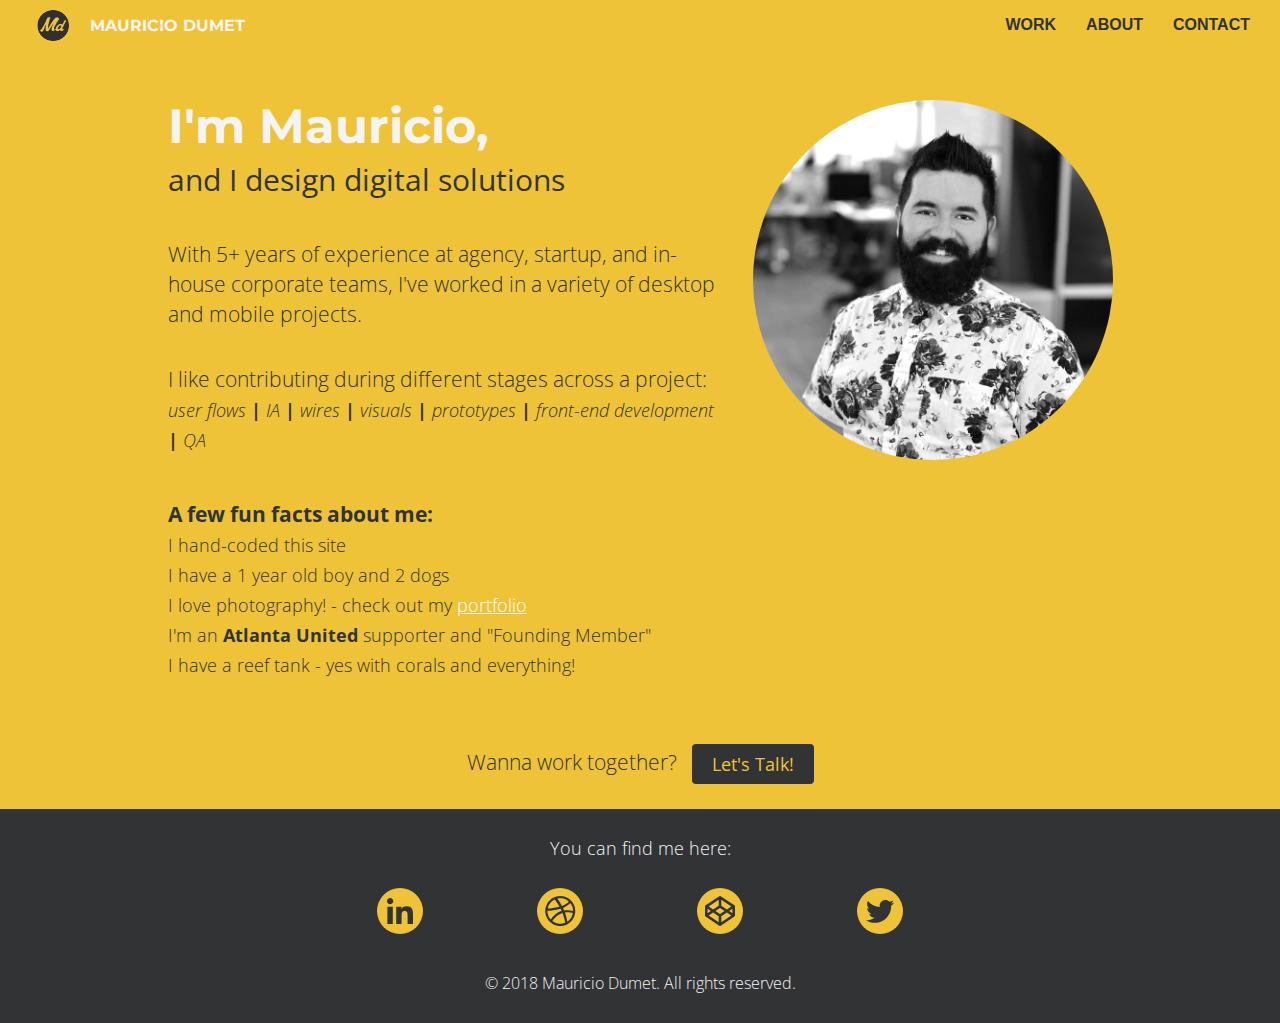
<file: about.html>
<!-- 
==========================================================================================================================================================
==========================================================================================================================================================
==========================================================================================================================================================
====*     *===*     *==*      *=====*  *====*  *==*     *===*     *==*        *==*          *=========*        *==*         *==*     *===*     *==========
====*  **  *=*  **  *==*  *==*  *===*  *====*  *==*  **  *=*  **  *==*  *============*  *=============*  *========*  *===*  *==*  **  *=*  **  *==========
====*  *=*  *  *=*  *==*  *===*  *==*  *====*  *==*  *=*  *  *=*  *==*     *=========*  *=============*  *========*  *===*  *==*  *=*  *  *=*  *==========
====*  *==*   *==*  *==*  *==*  *===*   *==*   *==*  *==*   *==*  *==*  *============*  *======   ====*  *========*  *===*  *==*  *==*   *==*  *==========
====*  *=========*  *==*      *======*        *===*  *=========*  *==*        *======*  *======   ====*        *==*         *==*  *=========*  *==========
==========================================================================================================================================================
==========================================================================================================================================================
==============================  Portfolio Site for Atlanta-based UX Designer | Front-end Developer - Mauricio Dumet ======================================
==========================================================================================================================================================
==========================================================================================================================================================
==========================================================================================================================================================
 -->

<!DOCTYPE html>
<html lang="en">
  <head>
    <meta charset="utf-8">
    <meta http-equiv="X-UA-Compatible" content="IE=edge">
    <meta name="viewport" content="width=device-width, initial-scale=1">
    <!-- The above 3 meta tags *must* come first in the head; any other head content must come *after* these tags -->
    <meta name="description" content="Portfolio Site for Atlanta-based Interactive Designer and Front-End Developer - Mauricio Dumet">
    <meta name="author" content="Mauricio Dumet - mdumet.com">

    <!--  FAVICON -->
    <link rel="icon" type="image/png" sizes="32x32" href="assets/img/global/favicon-32x32.png">

    <title>Mauricio Dumet - Interaction Designer (UI/UX) in Atlanta</title>

    <!-- Bootstrap core CSS -->
    <link href="assets/css/bootstrap.min.css" rel="stylesheet">


    <link href="https://fonts.googleapis.com/css?family=Montserrat:700|Open+Sans:300,400" rel="stylesheet">

    <!-- my styles -->
    <link href="assets/css/mdumet-styles.css" rel="stylesheet">


    <!-- IE10 viewport hack for Surface/desktop Windows 8 bug -->
    <link href="assets/css/ie10-viewport-bug-workaround.css" rel="stylesheet">

    <!-- Custom styles for this template -->
    <link href="assets/css/jumbotron.css" rel="stylesheet">

    <!-- FontAwesome -->
    <script defer src="assets/js/fontawesome-all.js"></script>
    
    <!-- HTML5 shim and Respond.js for IE8 support of HTML5 elements and media queries -->
    <!--[if lt IE 9]>
      <script src="https://oss.maxcdn.com/html5shiv/3.7.3/html5shiv.min.js"></script>
      <script src="https://oss.maxcdn.com/respond/1.4.2/respond.min.js"></script>
    <![endif]-->



    <!-- Google Tag Manager -->
    <noscript><iframe src="//www.googletagmanager.com/ns.html?id=GTM-5MHG32"
    height="0" width="0" style="display:none;visibility:hidden"></iframe></noscript>
    <script>(function(w,d,s,l,i){w[l]=w[l]||[];w[l].push({'gtm.start':
    new Date().getTime(),event:'gtm.js'});var f=d.getElementsByTagName(s)[0],
    j=d.createElement(s),dl=l!='dataLayer'?'&l='+l:'';j.async=true;j.src=
    '//www.googletagmanager.com/gtm.js?id='+i+dl;f.parentNode.insertBefore(j,f);
    })(window,document,'script','dataLayer','GTM-5MHG32');</script>
    <!-- End Google Tag Manager -->

    
  </head>

  <body>

    <nav class="navbar navbar-fixed-top">
      <div class="container-fluid">
        <div class="navbar-header">
          <button type="button" class="navbar-toggle collapsed" data-toggle="collapse" data-target="#navbar" aria-expanded="false" aria-controls="navbar">
            <span class="sr-only">Toggle navigation</span>
            <span class="icon-bar"></span>
            <span class="icon-bar"></span>
            <span class="icon-bar"></span>
          </button>
          <a class="navbar-brand" href="index.html"><img class="logo" alt="Mauricio Dumet Design - icon" src="assets/img/global/logo-small.svg">
          <span class="title">Mauricio Dumet</span></a>
        </div>
        <div id="navbar" class="navbar-collapse collapse">
          <ul class="nav navbar-nav navbar-right">
            <li><a href="index.html">Work</a></li>
            <li><a href="about.html">About</a></li>
            <!-- <li><a href="#">Resume</a></li> -->
            <li><a href="mailto:info@mdumet.com">Contact</a></li>
          </ul>
        </div><!--/.navbar-collapse -->
      </div>
    </nav>

    <!-- Main jumbotron for a primary marketing message or call to action -->
    <div class="jumbotron main about">
      <div class="container">
        <div class="row">

          <div class="col-xs-12 col-sm-offset-1 col-sm-6 about-text">
            <h1>I'm Mauricio,</h1>
            <h2>and I design digital solutions</h2><br>
            <p>With 5+ years of experience at agency, startup, and in-house corporate teams, I've worked in a variety of desktop and mobile projects.</p> <p>I like contributing during different stages across a project: <span class="small"> <em>user flows</em> <strong>|</strong> <em>IA</em> <strong>|</strong> <em>wires</em> <strong>|</strong> <em>visuals</em> <strong>|</strong> <em>prototypes</em> <strong>|</strong> <em>front-end development</em> <strong>|</strong> <em>QA</em></span></p>
          </div>

          <div class="col-xs-12 col-sm-4">
            <div class="about-img"></div>
          </div>

          <div class="col-xs-12 col-sm-offset-1 col-sm-10 about-text facts">
            <p><strong>A few fun facts about me:</strong><br>
            <span>I hand-coded this site</span><br>
            <span>I have a 1 year old boy and 2 dogs</span><br>
            <span>I love photography! - check out my <a href="http://mdumet.com/photography/" target="_blank" style="color: #ffffff;"><u>portfolio</u></a></span><br>
            <span>I'm an <strong>Atlanta United</strong> supporter and "Founding Member"</span><br>
            <span>I have a reef tank - yes with corals and everything!</span><br>
            </p>
          </div>

        </div>  <!-- end row -->
      </div>  <!-- end container -->
    </div>  <!-- end jumbotron -->





    <div class="jumbotron cta about-cta">
      <div class="container">
        <p>Wanna work together? &nbsp; <a class="btn btn-primary btn-lg" href="mailto:info@mdumet.com" role="button">Let's Talk!</a></p>
      </div>
    </div>

    <!-- <div class="container-fluid"> -->
      <footer>

        <h4>You can find me here:</h4>

        <div class="footer-links">
          <ul>
            <li><a href="https://www.linkedin.com/in/mauricio-dumet/" class="icon-linkedin" target="_blank" id="footer-linkedin" data-toggle="tooltip" title="LinkedIn">LinkedIn</a></li>
            <li><a href="https://dribbble.com/mauriciodumet" class="icon-dribbble" target="_blank" id="footer-dribbble" data-toggle="tooltip" title="Dribbble">Dribbble</a></li>
            <li><a href="https://codepen.io/mdumet/" class="icon-codepen" target="_blank" id="footer-codepen" data-toggle="tooltip" title="Codepen">Codepen</a></li>
            <li><a href="https://twitter.com/mauriciodumet" class="icon-twitter" target="_blank" id="footer-twitter" data-toggle="tooltip" title="Twitter">Twitter</a></li>
          </ul>
        </div>

<!--         <div class="container">
          <hr>
        </div> -->

        <div class="copyright">
          <p>&copy; 2018 Mauricio Dumet. All rights reserved.</p>
        </div>
      </footer>
    <!-- </div> -->

    <!-- Bootstrap core JavaScript
    ================================================== -->
    <!-- Placed at the end of the document so the pages load faster -->
    <script src="https://ajax.googleapis.com/ajax/libs/jquery/1.12.4/jquery.min.js"></script>
    <script>window.jQuery || document.write('<script src="../../assets/js/vendor/jquery.min.js"><\/script>')</script>
    <script src="assets/js/bootstrap.min.js"></script>
    <script type="text/javascript" src="assets/js/mdumet-js.js"></script>

    <!-- IE10 viewport hack for Surface/desktop Windows 8 bug -->
    <script src="assets/js/ie10-viewport-bug-workaround.js"></script>

  </body>
</html>
</file>
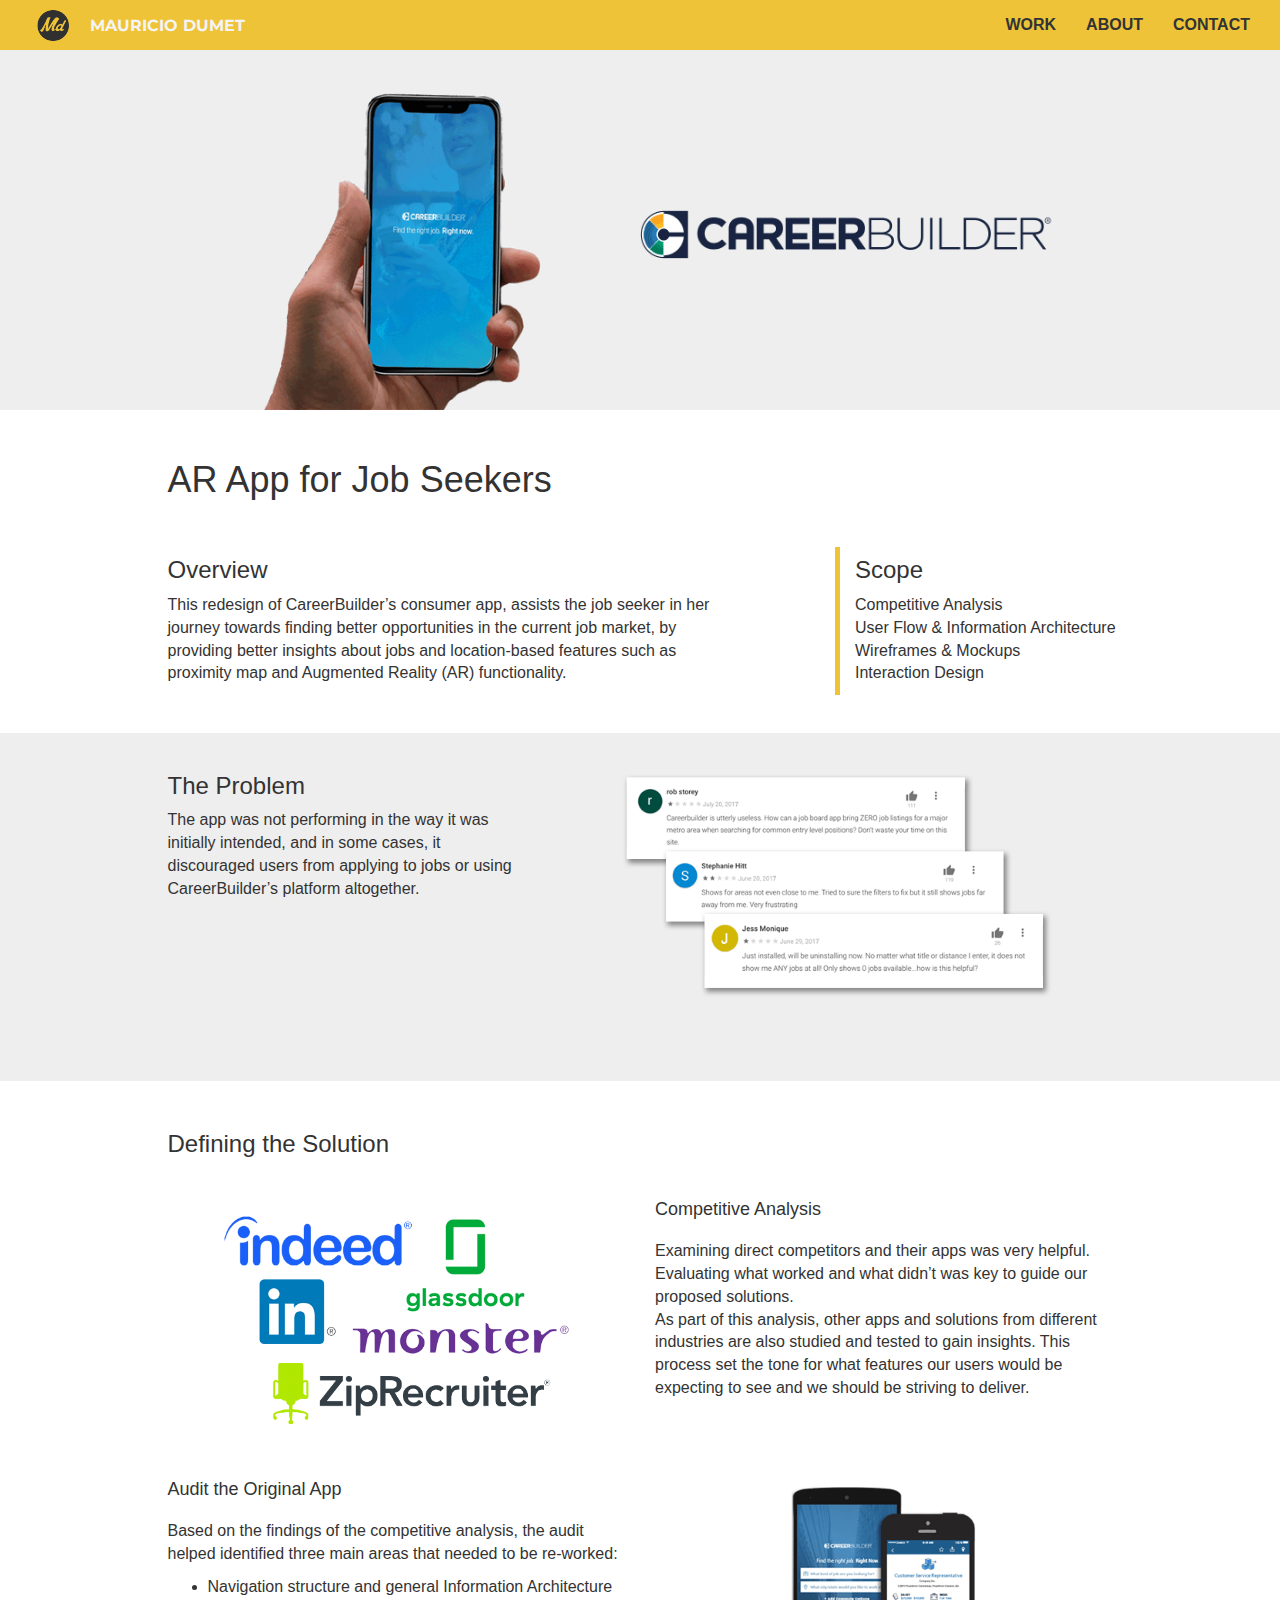
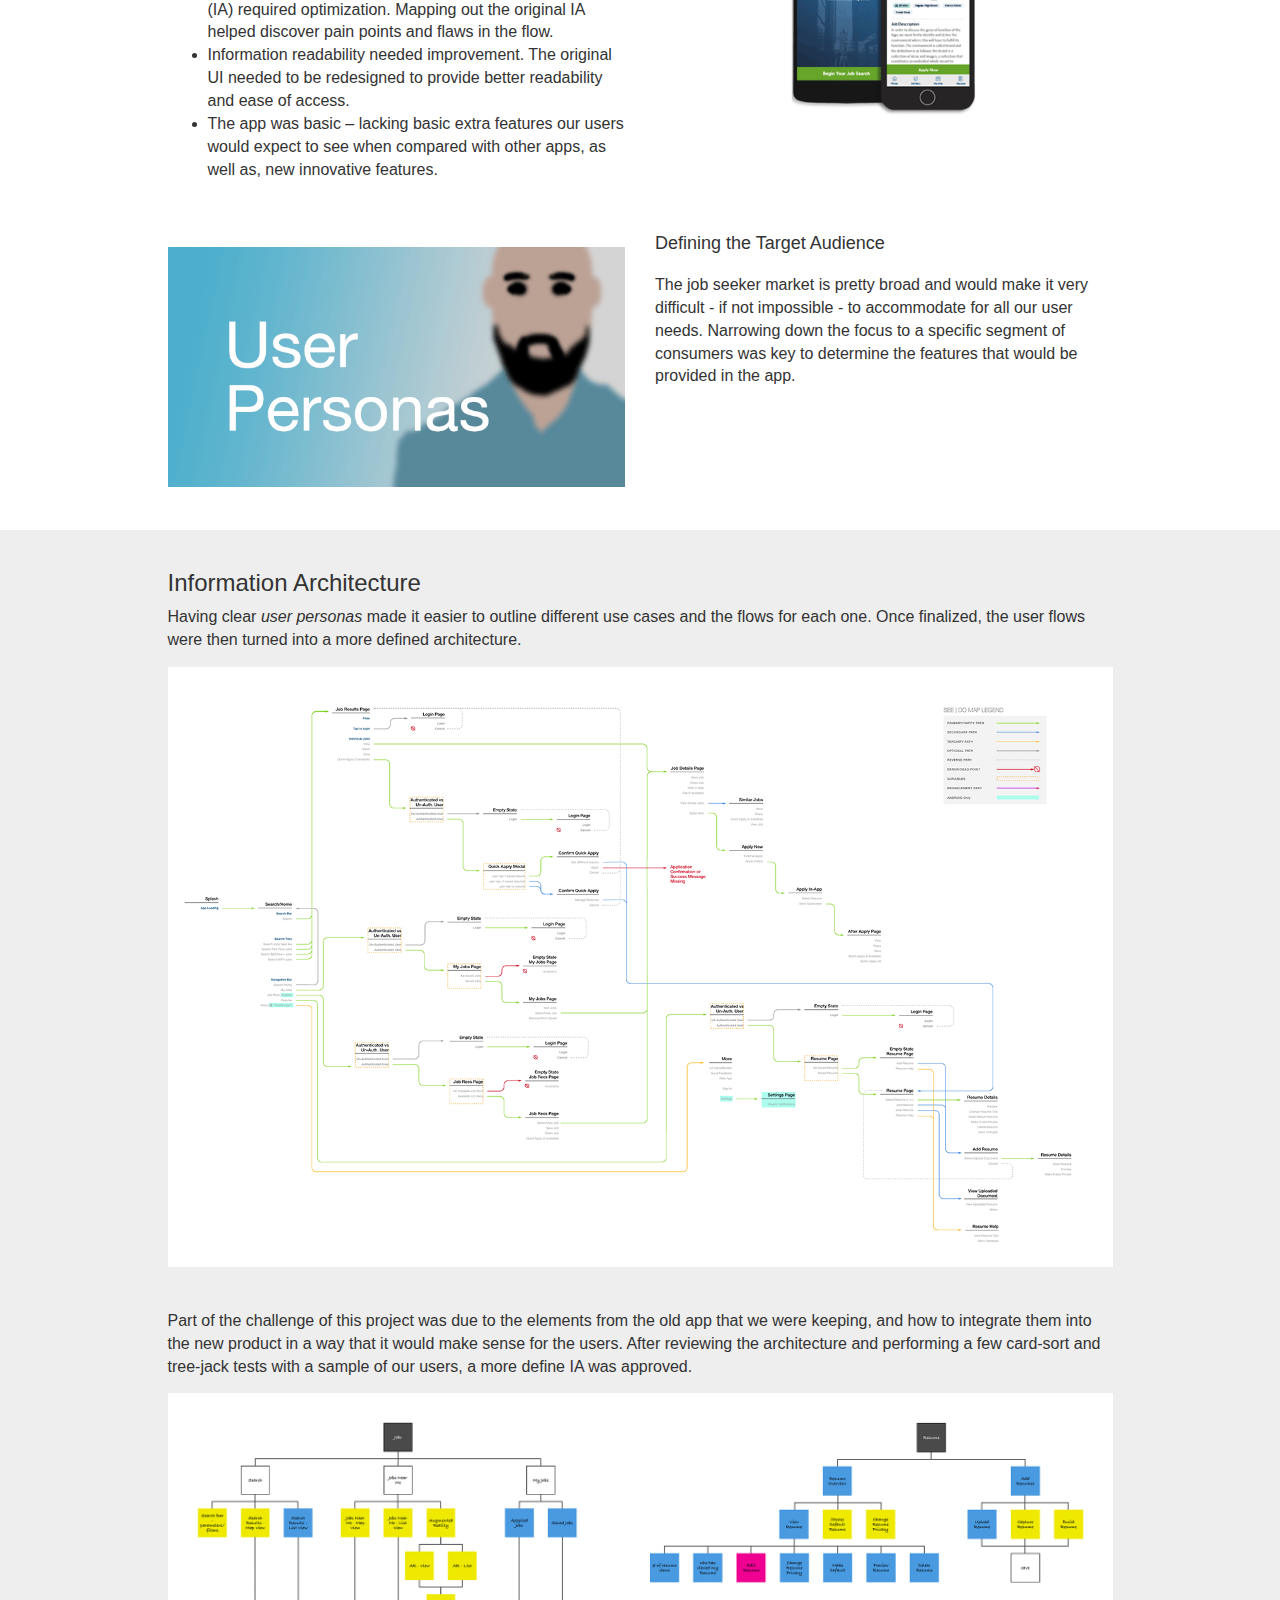
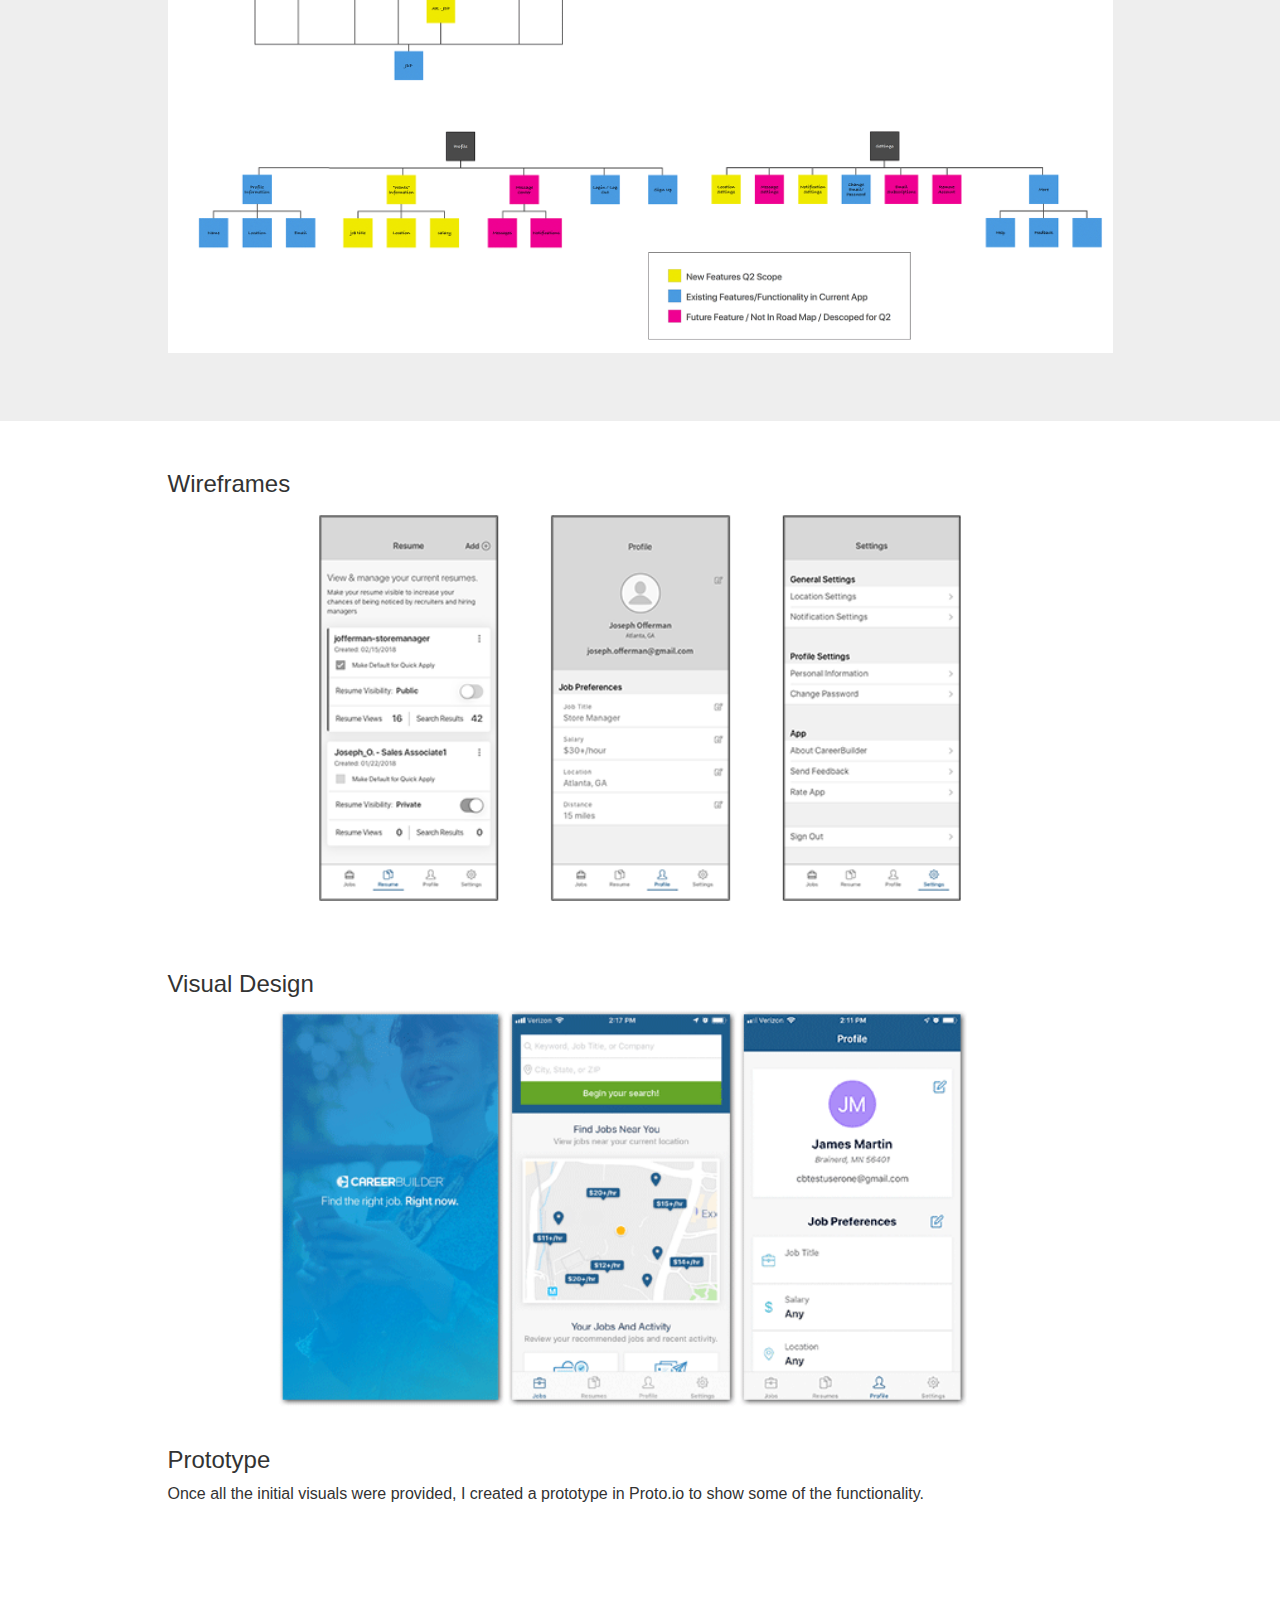
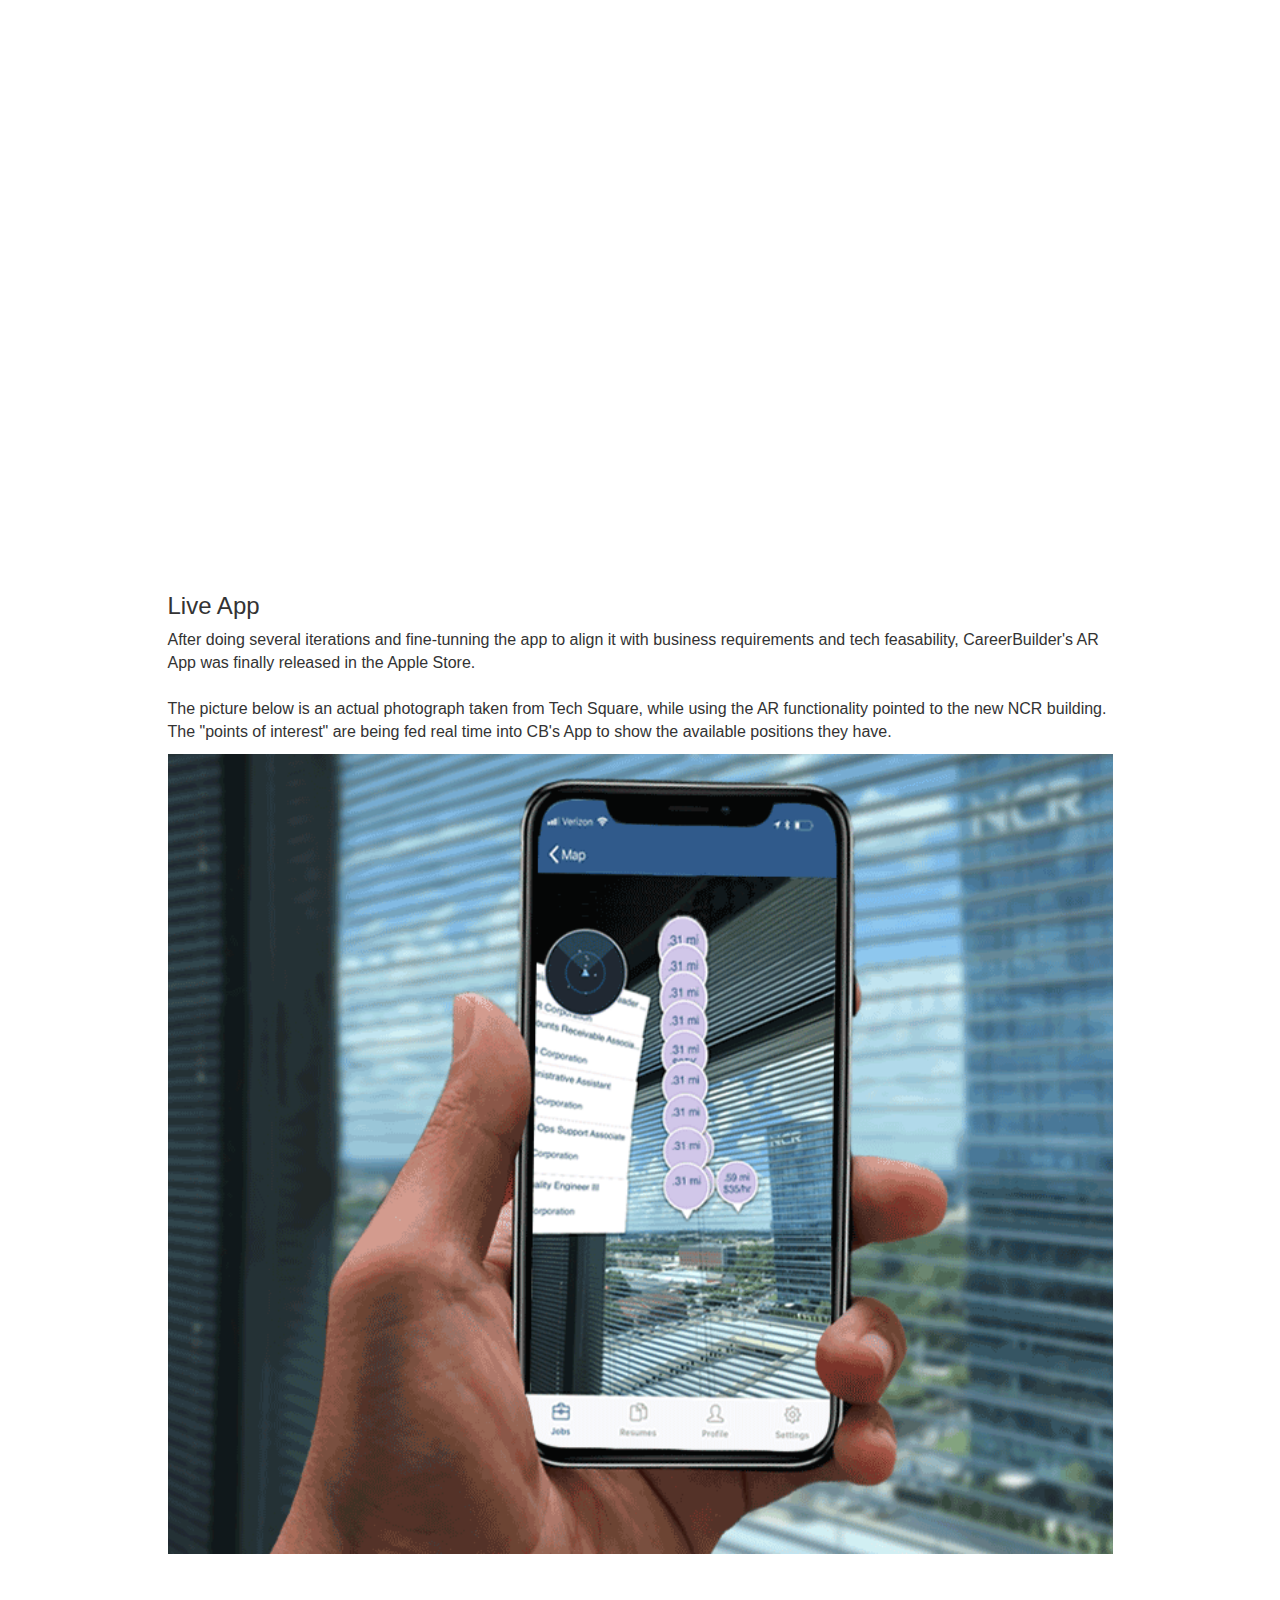
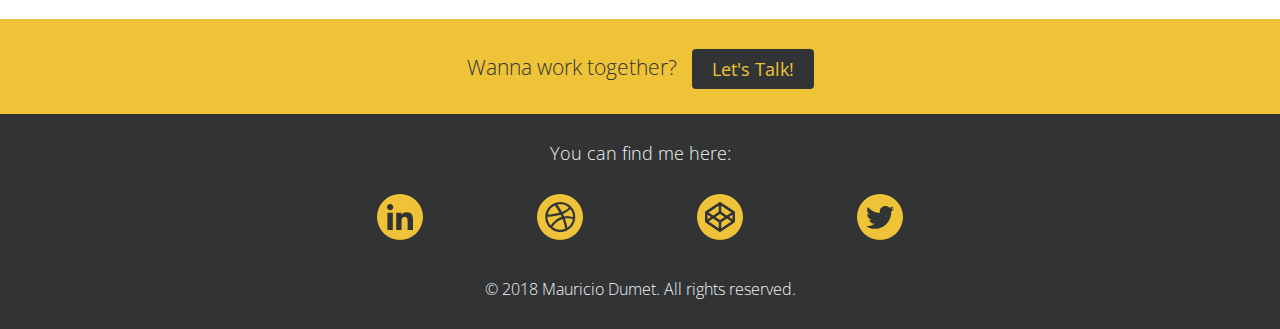
<file: case-studies/CB-App.html>
<!-- 
==========================================================================================================================================================
==========================================================================================================================================================
==========================================================================================================================================================
====*     *===*     *==*      *=====*  *====*  *==*     *===*     *==*        *==*          *=========*        *==*         *==*     *===*     *==========
====*  **  *=*  **  *==*  *==*  *===*  *====*  *==*  **  *=*  **  *==*  *============*  *=============*  *========*  *===*  *==*  **  *=*  **  *==========
====*  *=*  *  *=*  *==*  *===*  *==*  *====*  *==*  *=*  *  *=*  *==*     *=========*  *=============*  *========*  *===*  *==*  *=*  *  *=*  *==========
====*  *==*   *==*  *==*  *==*  *===*   *==*   *==*  *==*   *==*  *==*  *============*  *======   ====*  *========*  *===*  *==*  *==*   *==*  *==========
====*  *=========*  *==*      *======*        *===*  *=========*  *==*        *======*  *======   ====*        *==*         *==*  *=========*  *==========
==========================================================================================================================================================
==========================================================================================================================================================
==============================  Portfolio Site for Atlanta-based UX Designer | Front-end Developer - Mauricio Dumet ======================================
==========================================================================================================================================================
==========================================================================================================================================================
==========================================================================================================================================================
 -->

<!DOCTYPE html>
<html lang="en">
  <head>
    <meta charset="utf-8">
    <meta http-equiv="X-UA-Compatible" content="IE=edge">
    <meta name="viewport" content="width=device-width, initial-scale=1">
    <!-- The above 3 meta tags *must* come first in the head; any other head content must come *after* these tags -->
    <meta name="description" content="Portfolio Site for Atlanta-based Interactive Designer and Front-End Developer - Mauricio Dumet">
    <meta name="author" content="Mauricio Dumet - mdumet.com">

    <!--  FAVICON -->
    <link rel="icon" type="image/png" sizes="32x32" href="../assets/img/global/favicon-32x32.png">

    <title>Mauricio Dumet - Interaction Designer (UI/UX) in Atlanta</title>

    <!-- Bootstrap core CSS -->
    <link href="../assets/css/bootstrap.min.css" rel="stylesheet">


    <link href="https://fonts.googleapis.com/css?family=Montserrat:700|Open+Sans:300,400" rel="stylesheet">

    <!-- my styles -->
    <link href="../assets/css/mdumet-styles.css" rel="stylesheet">
    <link href="../assets/css/mdumet-project-imgs.css" rel="stylesheet">

    <!-- IE10 viewport hack for Surface/desktop Windows 8 bug -->
    <link href="../assets/css/ie10-viewport-bug-workaround.css" rel="stylesheet">

    <!-- Custom styles for this template -->
    <link href="../assets/css/jumbotron.css" rel="stylesheet">

    <!-- FontAwesome -->
    <script defer src="../assets/js/fontawesome-all.js"></script>
    
    <!-- HTML5 shim and Respond.js for IE8 support of HTML5 elements and media queries -->
    <!--[if lt IE 9]>
      <script src="https://oss.maxcdn.com/html5shiv/3.7.3/html5shiv.min.js"></script>
      <script src="https://oss.maxcdn.com/respond/1.4.2/respond.min.js"></script>
    <![endif]-->



    <!-- Google Tag Manager -->
    <noscript><iframe src="//www.googletagmanager.com/ns.html?id=GTM-5MHG32"
    height="0" width="0" style="display:none;visibility:hidden"></iframe></noscript>
    <script>(function(w,d,s,l,i){w[l]=w[l]||[];w[l].push({'gtm.start':
    new Date().getTime(),event:'gtm.js'});var f=d.getElementsByTagName(s)[0],
    j=d.createElement(s),dl=l!='dataLayer'?'&l='+l:'';j.async=true;j.src=
    '//www.googletagmanager.com/gtm.js?id='+i+dl;f.parentNode.insertBefore(j,f);
    })(window,document,'script','dataLayer','GTM-5MHG32');</script>
    <!-- End Google Tag Manager -->

    
  
  </head>

  <body>

    <nav class="navbar navbar-fixed-top">
      <div class="container-fluid">
        <div class="navbar-header">
          <button type="button" class="navbar-toggle collapsed" data-toggle="collapse" data-target="#navbar" aria-expanded="false" aria-controls="navbar">
            <span class="sr-only">Toggle Navigation</span>
            <span class="icon-bar"></span>
            <span class="icon-bar"></span>
            <span class="icon-bar"></span>
          </button>
          <a class="navbar-brand" href="../index.html"><img class="logo" alt="Mauricio Dumet Design - icon" src="../assets/img/global/logo-small.svg">
          <span class="title">Mauricio Dumet</span></a>
        </div>
        <div id="navbar" class="navbar-collapse collapse">
          <ul class="nav navbar-nav navbar-right">
            <li><a href="../index.html">Work</a></li>
            <li><a href="../about.html">About</a></li>
            <!-- <li><a href="#">Resume</a></li> -->
            <li><a href="mailto:info@mdumet.com">Contact</a></li>
          </ul>
        </div><!--/.navbar-collapse -->
      </div>
    </nav>

    <!-- Project Img -->
    <div class="jumbotron project cbapp"></div>
    
    <div class="container project-container">
      <div class="row">
        <div class="col-xs-12 col-sm-offset-1 col-sm-10 project-overview">
          <h1>AR App for Job Seekers</h1>
        </div>
      </div>
<br>
    <!-- Project Overview -->
      <div class="row">
        <div class="col-xs-12 col-sm-offset-1 col-sm-6 project-overview">
          <h3>Overview</h3>
          <p>This redesign of CareerBuilder’s consumer app, assists the job seeker in her journey towards finding better opportunities in the current job market, by providing better insights about jobs and location-based features such as proximity map and Augmented Reality (AR) functionality.
          </p>
        </div>

        <div class="col-xs-12 col-sm-offset-1 col-sm-4 project-scope">        
          <h3>Scope</h3>
          <ul>
            <li>Competitive Analysis</li>
            <li>User Flow &amp; Information Architecture</li>
            <li>Wireframes &amp; Mockups</li>
            <li>Interaction Design</li>
          </ul>
        </div>
      </div>
    </div>
<br>

  <div class="jumbotron project project-container">
    <div class="container">
      <div class="row">
        <div class="col-xs-12 col-sm-offset-1 col-sm-10 col-md-offset-1 col-md-4 project">
          <h3>The Problem</h3>
          <p>The app was not performing in the way it was initially intended, and in some cases, it discouraged users from applying to jobs or using CareerBuilder’s platform altogether.</p>
        </div>

        <div class="col-xs-12 col-sm-offset-1 col-sm-10 col-md-offset-0 col-md-6">
          <div class="project-img cbapp-reviews"></div>
        </div>
      </div>
    </div>
  </div>
      <!-- <br> -->

    <div class="container project-container">
      <div class="row">
        <div class="col-xs-12 col-sm-offset-1 col-sm-10">
          <h3>Defining the Solution</h3>
        </div>
      </div>
<br>
      <div class="row">
        <div class="col-xs-12 col-sm-offset-3 col-sm-6 col-md-offset-1 col-md-5">
          <div class="project-img cbapp-comp"></div>
        </div>      
        <div class="col-xs-12 col-sm-offset-1 col-sm-10 col-md-offset-0 col-md-5 process">
          <h4>Competitive Analysis</h4>
          <p>Examining direct competitors and their apps was very helpful. Evaluating what worked and what didn’t was key to guide our proposed solutions.<br>
          As part of this analysis, other apps and solutions from different industries are also studied and tested to gain insights. This process set the tone for what features our users would be expecting to see and we should be striving to deliver.</p>
        </div>
      </div>

      <div class="row">      
        <div class="col-xs-12 col-sm-offset-1 col-sm-10 col-md-offset-1 col-md-5 process">        
          <h4>Audit the Original App</h4>
          <p>Based on the findings of the competitive analysis, the audit helped identified three main areas that needed to be re-worked:
            <ul>
              <li>Navigation structure and general Information Architecture (IA) required optimization. Mapping out the original IA helped discover pain points and flaws in the flow.</li>
              <li>Information readability needed improvement. The original UI needed to be redesigned to provide better readability and ease of access.</li>
              <li>The app was basic – lacking basic extra features our users would expect to see when compared with other apps, as well as, new innovative features.</li>
            </ul>
          </p>
        </div>
        <div class="col-xs-12 col-sm-offset-3 col-sm-6 col-md-offset-0 col-md-5">
          <div class="project-img cbapp-audit"></div>
        </div>
      </div>
<br>
      <div class="row">
        <div class="col-xs-12 col-sm-offset-1 col-sm-5">
          <br>
          <div class="project-img cbapp-personas"></div>
        </div>      
        <div class="col-xs-12 col-sm-5 process">
          <h4>Defining the Target Audience</h4>
          <p>The job seeker market is pretty broad and would make it very difficult - if not impossible - to accommodate for all our user needs. Narrowing down the focus to a specific segment of consumers was key to determine the features that would be provided in the app.</p>
        </div>
      </div>
    </div>
    <!-- end container -->
<br>

  <div class="jumbotron project project-container">
    <div class="container">

      <div class="row">
        <div class="col-xs-12 col-sm-offset-1 col-sm-10">
          <h3>Information Architecture</h3>
        </div>
      </div>

      <div class="row">
        <div class="col-xs-12 col-sm-offset-1 col-sm-10">
          <p>Having clear <em>user personas</em> made it easier to outline different use cases and the flows for each one. Once finalized, the user flows were then turned into a more defined architecture.</p>
        </div>
        <br>
        <div class="col-xs-12 col-sm-offset-1 col-sm-10">
          <div class="project-img cbapp-sedo"></div>
        </div>
      </div>
<br>
      <div class="row">
        <div class="col-xs-12 col-sm-offset-1 col-sm-10">
          <p>Part of the challenge of this project was due to the elements from the old app that we were keeping, and how to integrate them into the new product in a way that it would make sense for the users. After reviewing the architecture and performing a few card-sort and tree-jack tests with a sample of our users, a more define IA was approved.</p>
        </div>
        <br>
        <div class="col-xs-12 col-sm-offset-1 col-sm-10">
          <div class="project-img cbapp-stickies"></div>
        </div>
      </div>

    </div>
    <!-- end container -->
  </div>
  <!-- end jumbotron -->


    <div class="container project-container">
      <div class="row">
        <div class="col-xs-12 col-sm-offset-1 col-sm-10">
          <h3>Wireframes</h3>
        </div>
        <br>
        <div class="col-xs-12 col-sm-offset-1 col-sm-10">
          <div class="project-img cbapp-wires"></div>
        </div>
      </div>

      <br>

      <div class="row">
        <div class="col-xs-12 col-sm-offset-1 col-sm-10">
          <h3>Visual Design</h3>
        </div>
        <br>
        <div class="col-xs-12 col-sm-offset-1 col-sm-10">
          <div class="project-img cbapp-visuals"></div>
        </div>
      </div>
    </div>
    <!-- end container -->

    <div class="container project-container">
      <div class="row">
        <div class="col-xs-12 col-sm-offset-1 col-sm-10">
          <h3>Prototype</h3>
          <p>Once all the initial visuals were provided, I created a prototype in Proto.io to show some of the functionality.</p>
        </div>
        <br>
        <div class="col-xs-12 col-sm-offset-1 col-sm-10">
            <iframe class="project-img cbapp-prototype" src="https://player.vimeo.com/video/293238423" frameborder="0" webkitallowfullscreen mozallowfullscreen allowfullscreen></iframe>
        </div>
      </div>
    </div>
    <!-- end container -->

    <div class="container project-container">
      <div class="row">
        <div class="col-xs-12 col-sm-offset-1 col-sm-10">
          <h3>Live App</h3>
          <p>After doing several iterations and fine-tunning the app to align it with business requirements and tech feasability, CareerBuilder's AR App was finally released in the Apple Store.<br><br>The picture below is an actual photograph taken from Tech Square, while using the AR functionality pointed to the new NCR building. The "points of interest" are being fed real time into CB's App to show the available positions they have.</p>
        </div>
        <br>
        <div class="col-xs-12 col-sm-offset-1 col-sm-10">
          <div class="project-img cbapp-final"></div>
        </div>
      </div>
    </div>
    <!-- end container -->

<br><br>

    <div class="jumbotron cta">
      <div class="container">
        <p>Wanna work together? &nbsp; <a class="btn btn-primary btn-lg" href="mailto:info@mdumet.com" role="button">Let's Talk!</a></p>
      </div>
    </div>

    <!-- <div class="container-fluid"> -->
      <footer>

        <h4>You can find me here:</h4>

        <div class="footer-links">
          <ul>
            <li><a href="https://www.linkedin.com/in/mauricio-dumet-05033067" class="icon-linkedin" target="_blank" id="footer-linkedin" data-toggle="tooltip" title="LinkedIn">LinkedIn</a></li>
            <li><a href="https://dribbble.com/mauriciodumet" class="icon-dribbble" target="_blank" id="footer-dribbble" data-toggle="tooltip" title="Dribbble">Dribbble</a></li>
            <li><a href="https://codepen.io/mdumet/" class="icon-codepen" target="_blank" id="footer-codepen" data-toggle="tooltip" title="Codepen">Codepen</a></li>
            <li><a href="https://twitter.com/mauriciodumet" class="icon-twitter" target="_blank" id="footer-twitter" data-toggle="tooltip" title="Twitter">Twitter</a></li>
          </ul>
        </div>

<!--         <div class="container">
          <hr>
        </div> -->

        <div class="copyright">
          <p>&copy; 2018 Mauricio Dumet. All rights reserved.</p>
        </div>
      </footer>
    <!-- </div> -->

    <!-- Bootstrap core JavaScript
    ================================================== -->
    <!-- Placed at the end of the document so the pages load faster -->
    <script src="https://ajax.googleapis.com/ajax/libs/jquery/1.12.4/jquery.min.js"></script>
    <script>window.jQuery || document.write('<script src="../assets/js/vendor/jquery.min.js"><\/script>')</script>
    <script src="../assets/js/bootstrap.min.js"></script>
    <script type="text/javascript" src="../assets/js/mdumet-js.js"></script>

    <!-- IE10 viewport hack for Surface/desktop Windows 8 bug -->
    <script src="../assets/js/ie10-viewport-bug-workaround.js"></script>

  </body>
</html>
</file>
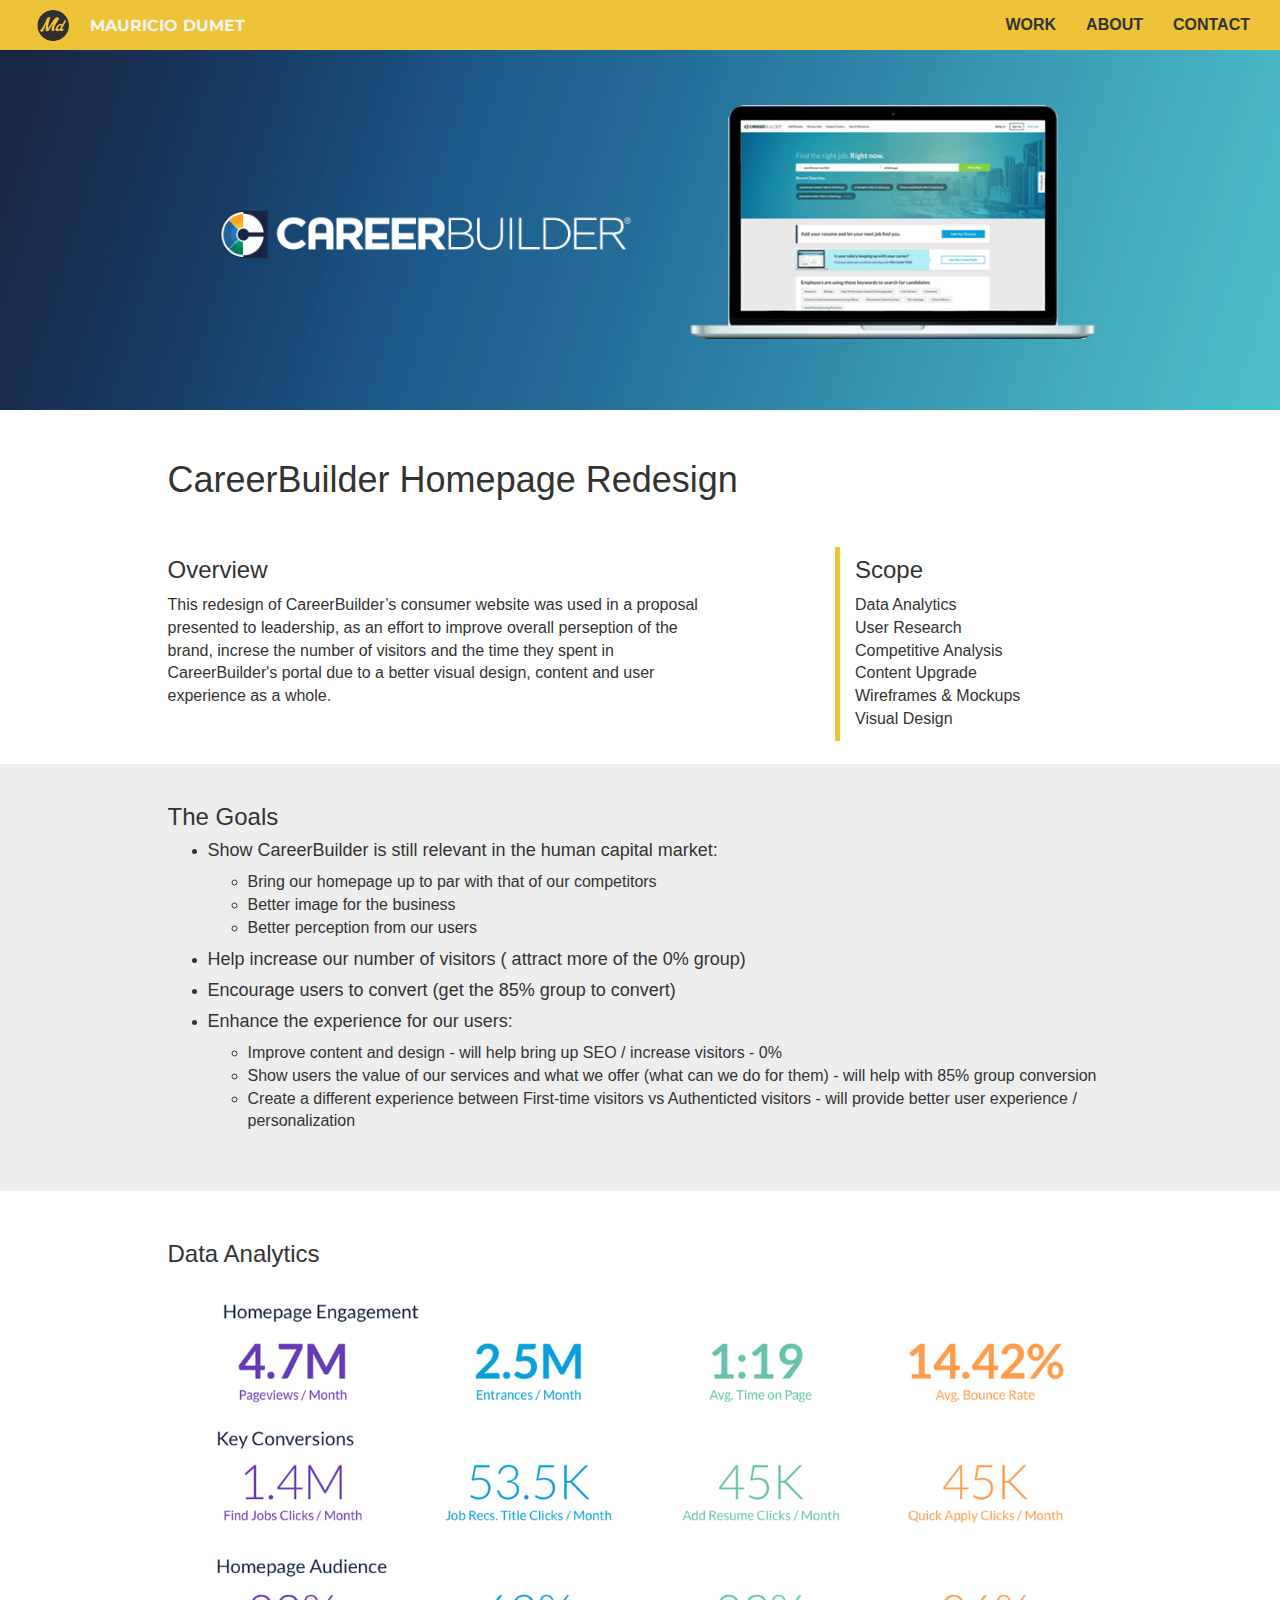
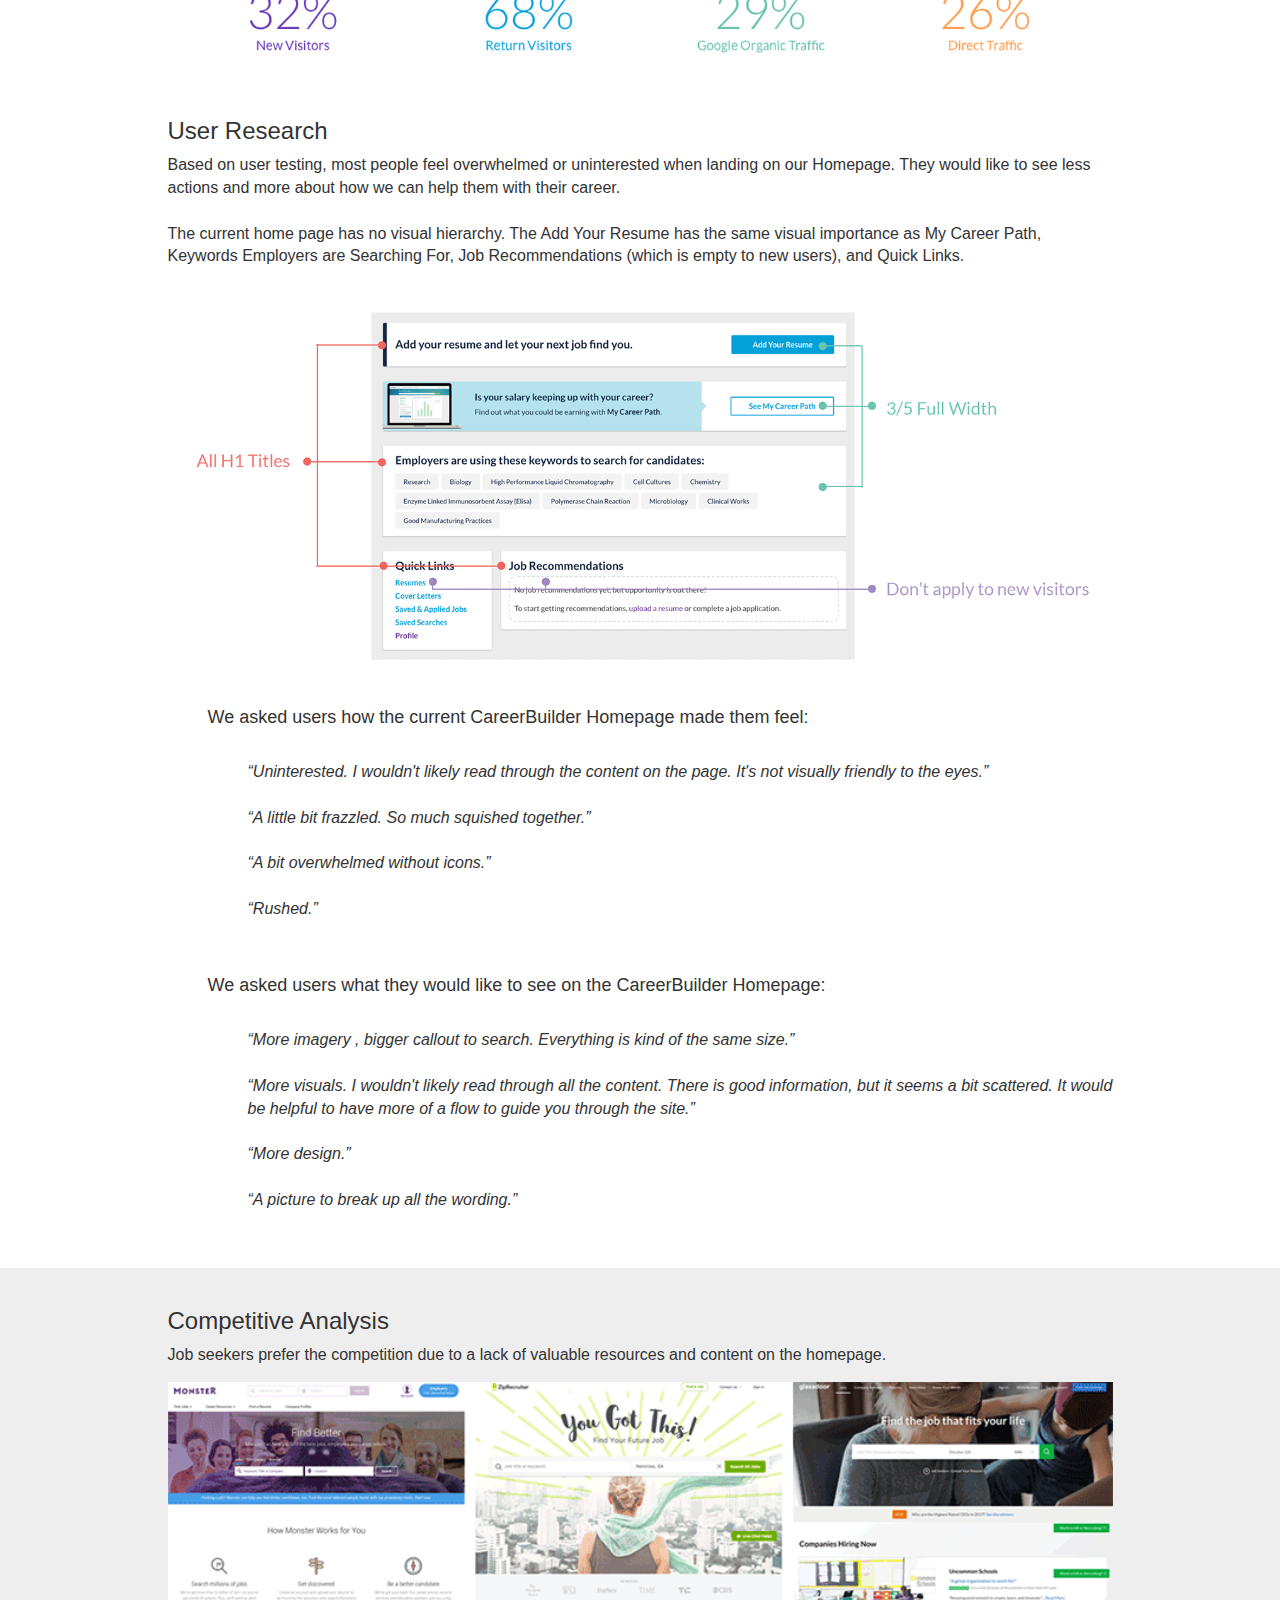
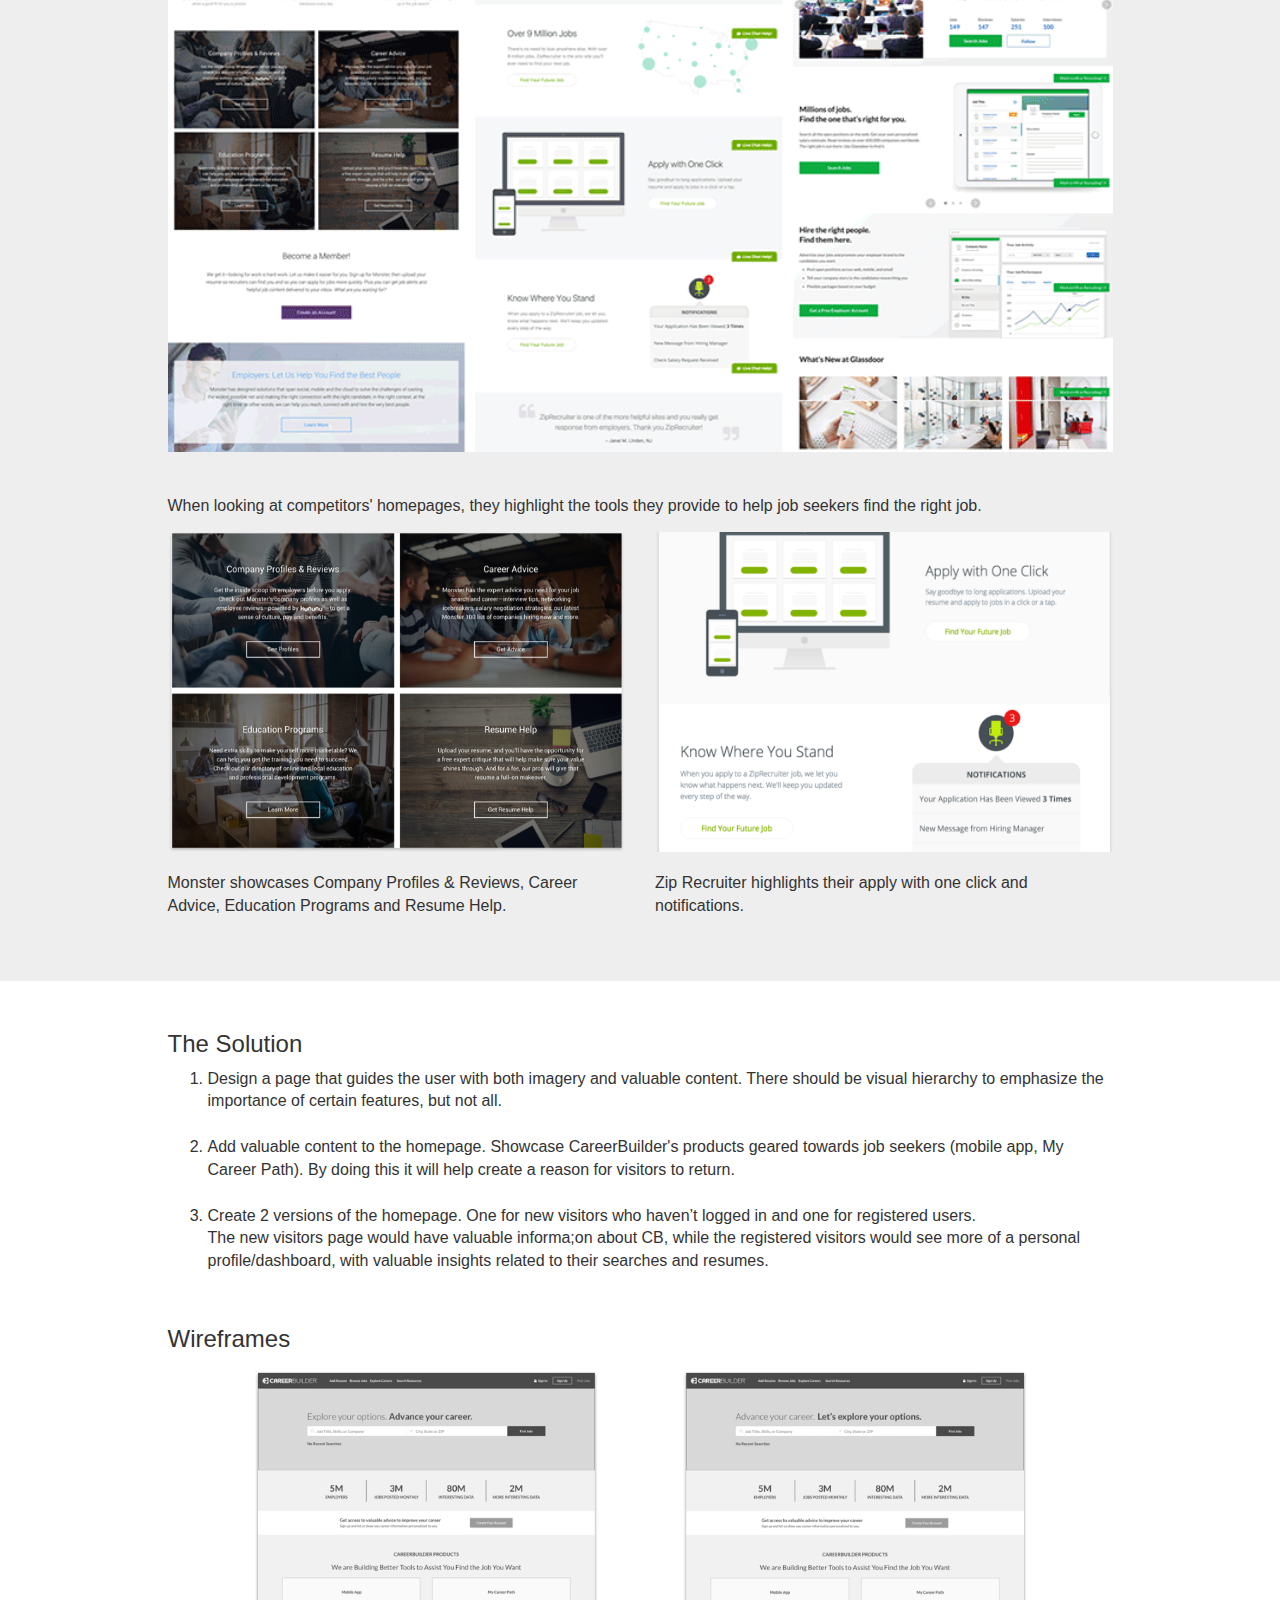
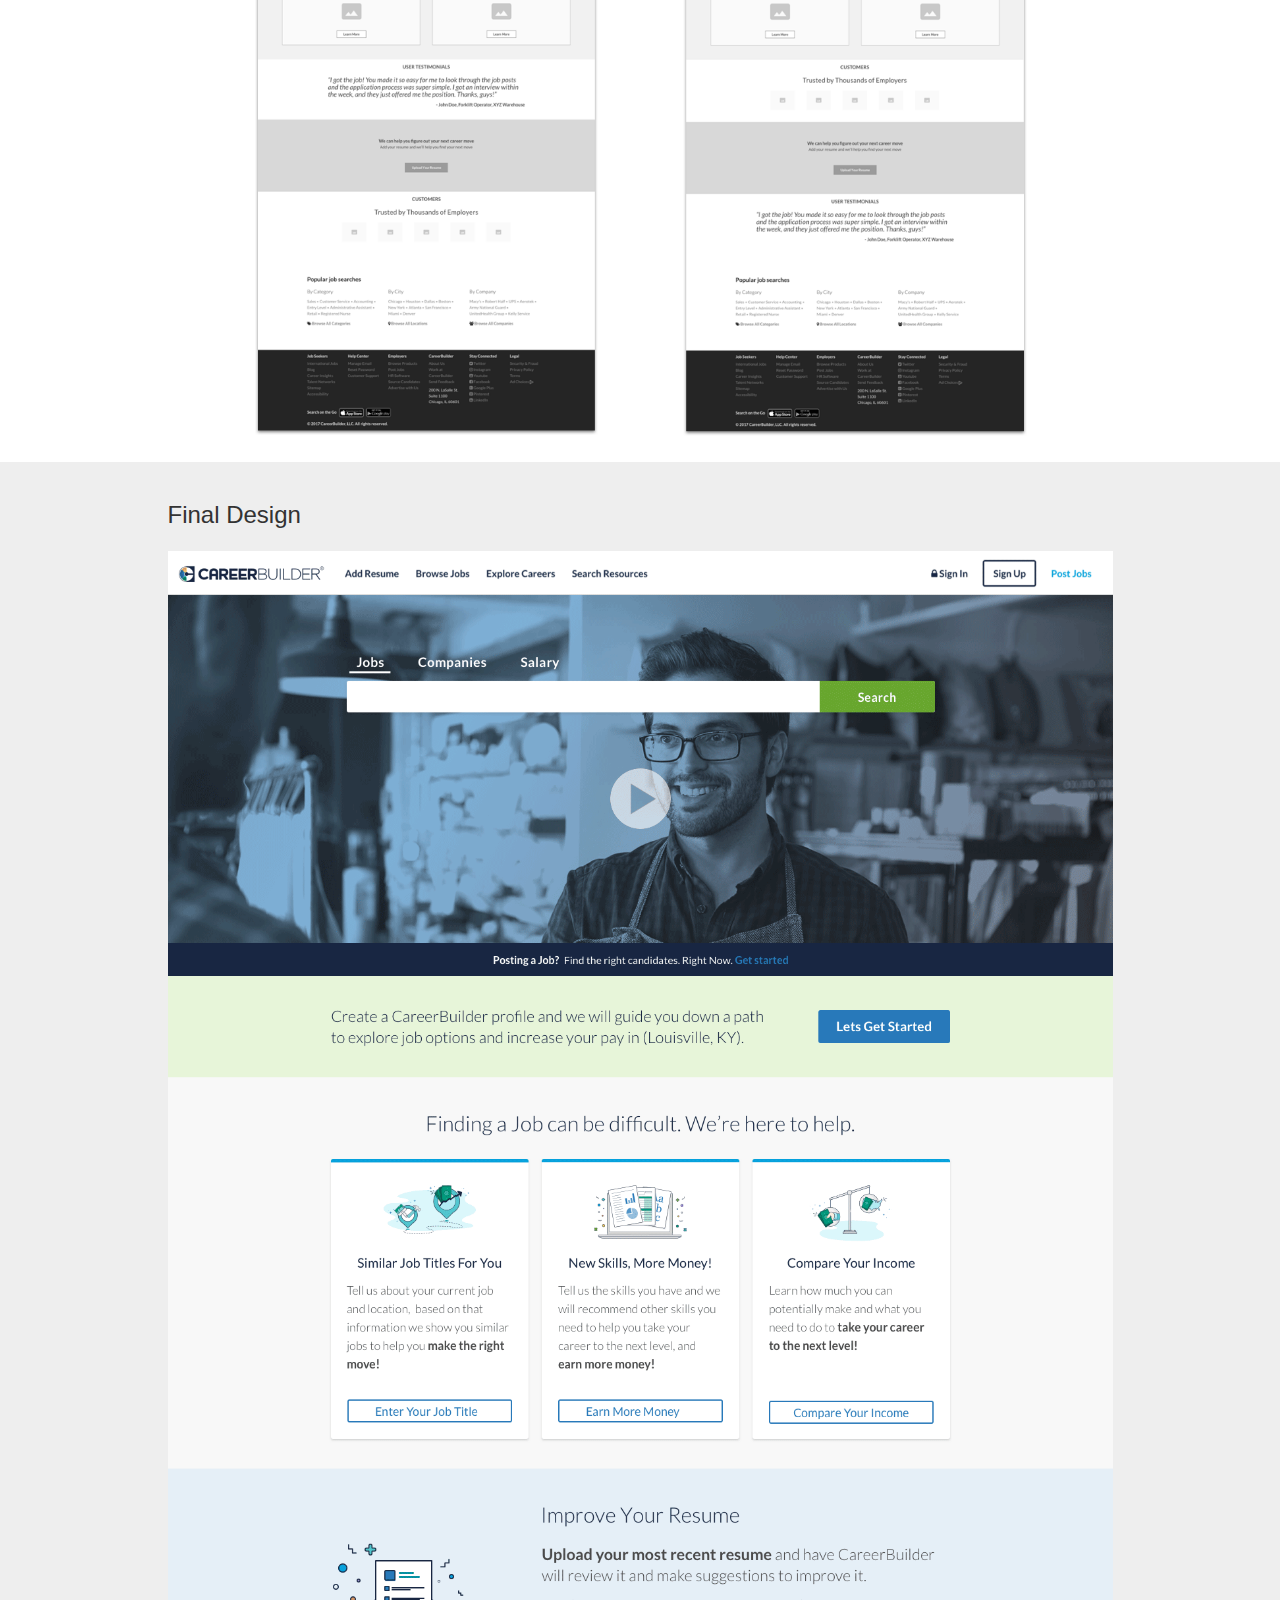
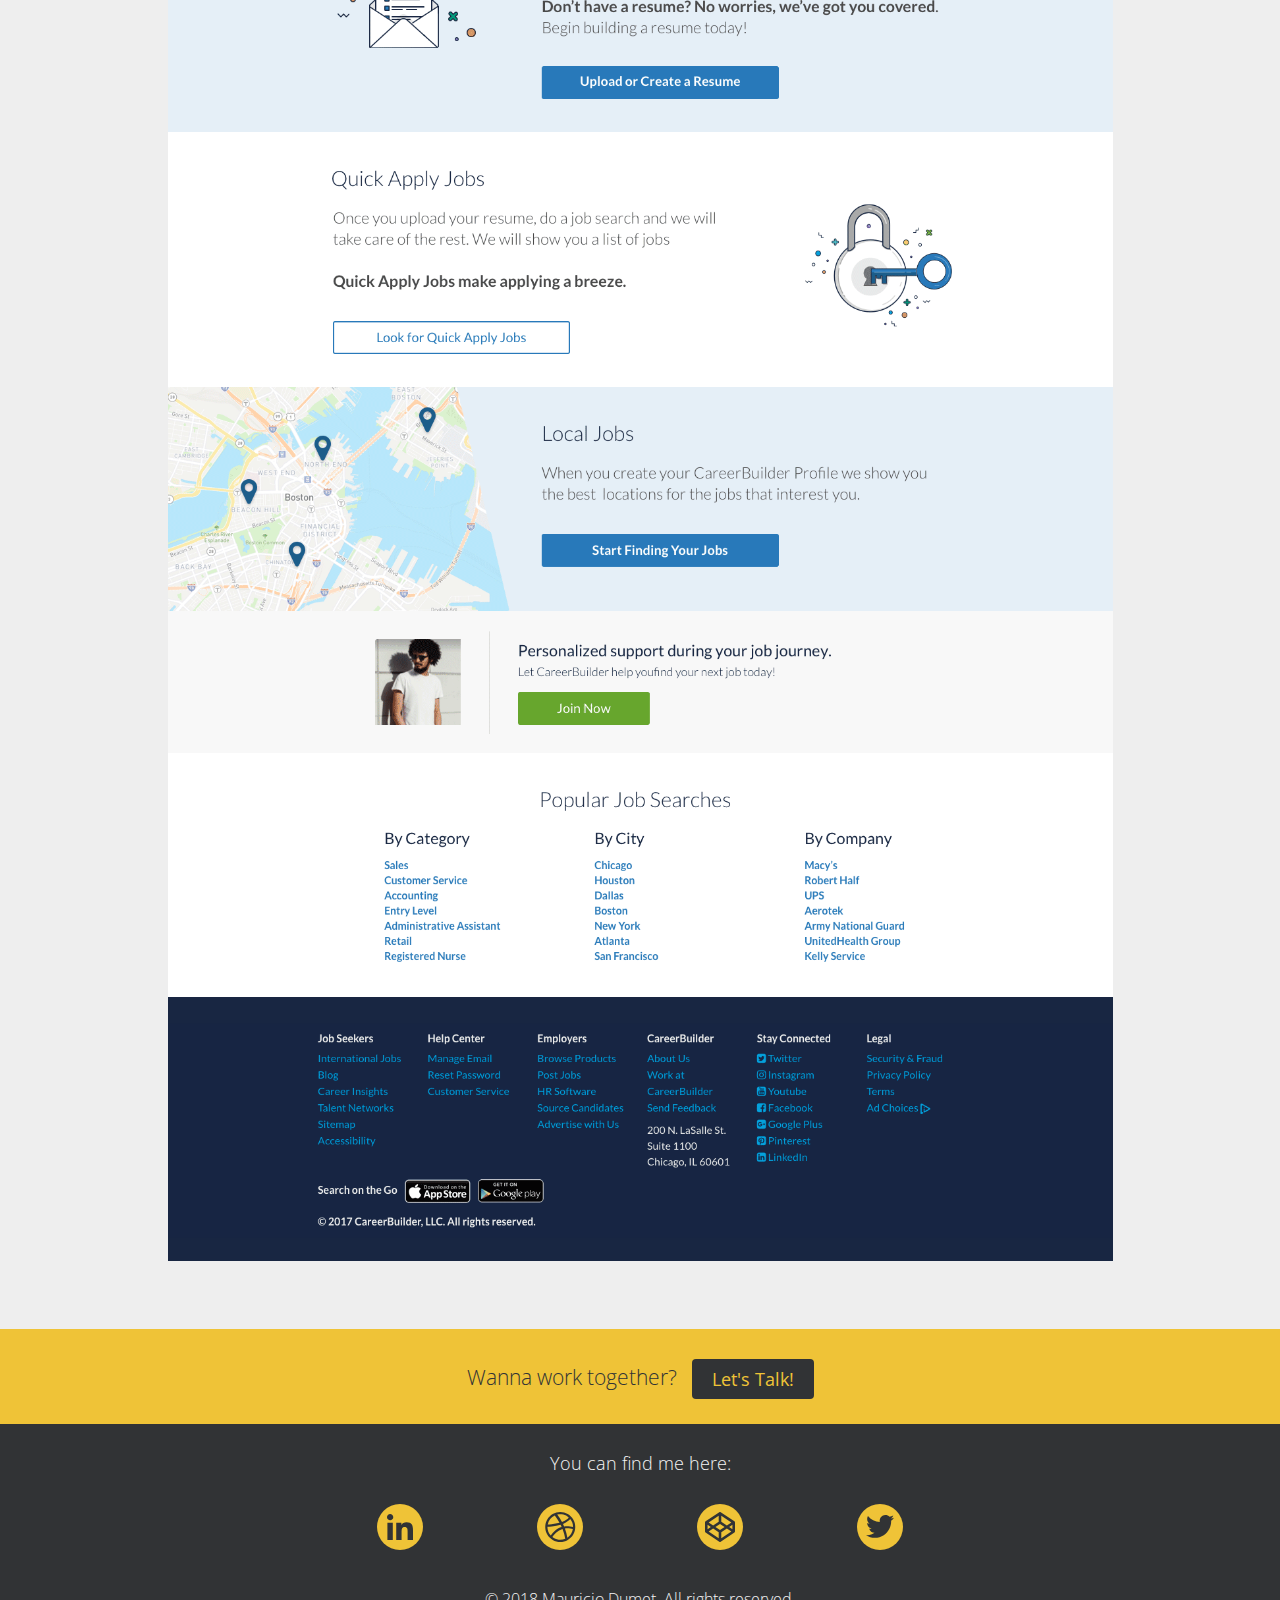
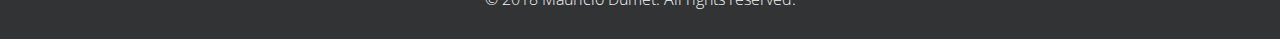
<file: case-studies/CB-home.html>
<!-- 
==========================================================================================================================================================
==========================================================================================================================================================
==========================================================================================================================================================
====*     *===*     *==*      *=====*  *====*  *==*     *===*     *==*        *==*          *=========*        *==*         *==*     *===*     *==========
====*  **  *=*  **  *==*  *==*  *===*  *====*  *==*  **  *=*  **  *==*  *============*  *=============*  *========*  *===*  *==*  **  *=*  **  *==========
====*  *=*  *  *=*  *==*  *===*  *==*  *====*  *==*  *=*  *  *=*  *==*     *=========*  *=============*  *========*  *===*  *==*  *=*  *  *=*  *==========
====*  *==*   *==*  *==*  *==*  *===*   *==*   *==*  *==*   *==*  *==*  *============*  *======   ====*  *========*  *===*  *==*  *==*   *==*  *==========
====*  *=========*  *==*      *======*        *===*  *=========*  *==*        *======*  *======   ====*        *==*         *==*  *=========*  *==========
==========================================================================================================================================================
==========================================================================================================================================================
==============================  Portfolio Site for Atlanta-based UX Designer | Front-end Developer - Mauricio Dumet ======================================
==========================================================================================================================================================
==========================================================================================================================================================
==========================================================================================================================================================
 -->

<!DOCTYPE html>
<html lang="en">
  <head>
    <meta charset="utf-8">
    <meta http-equiv="X-UA-Compatible" content="IE=edge">
    <meta name="viewport" content="width=device-width, initial-scale=1">
    <!-- The above 3 meta tags *must* come first in the head; any other head content must come *after* these tags -->
    <meta name="description" content="Portfolio Site for Atlanta-based Interactive Designer and Front-End Developer - Mauricio Dumet">
    <meta name="author" content="Mauricio Dumet - mdumet.com">

    <!--  FAVICON -->
    <link rel="icon" type="image/png" sizes="32x32" href="../assets/img/global/favicon-32x32.png">

    <title>Mauricio Dumet - Interaction Designer (UI/UX) in Atlanta</title>

    <!-- Bootstrap core CSS -->
    <link href="../assets/css/bootstrap.min.css" rel="stylesheet">


    <link href="https://fonts.googleapis.com/css?family=Montserrat:700|Open+Sans:300,400" rel="stylesheet">

    <!-- my styles -->
    <link href="../assets/css/mdumet-styles.css" rel="stylesheet">
    <link href="../assets/css/mdumet-project-imgs.css" rel="stylesheet">

    <!-- IE10 viewport hack for Surface/desktop Windows 8 bug -->
    <link href="../assets/css/ie10-viewport-bug-workaround.css" rel="stylesheet">

    <!-- Custom styles for this template -->
    <link href="../assets/css/jumbotron.css" rel="stylesheet">

    <!-- FontAwesome -->
    <script defer src="../assets/js/fontawesome-all.js"></script>
    
    <!-- HTML5 shim and Respond.js for IE8 support of HTML5 elements and media queries -->
    <!--[if lt IE 9]>
      <script src="https://oss.maxcdn.com/html5shiv/3.7.3/html5shiv.min.js"></script>
      <script src="https://oss.maxcdn.com/respond/1.4.2/respond.min.js"></script>
    <![endif]-->



    <!-- Google Tag Manager -->
    <noscript><iframe src="//www.googletagmanager.com/ns.html?id=GTM-5MHG32"
    height="0" width="0" style="display:none;visibility:hidden"></iframe></noscript>
    <script>(function(w,d,s,l,i){w[l]=w[l]||[];w[l].push({'gtm.start':
    new Date().getTime(),event:'gtm.js'});var f=d.getElementsByTagName(s)[0],
    j=d.createElement(s),dl=l!='dataLayer'?'&l='+l:'';j.async=true;j.src=
    '//www.googletagmanager.com/gtm.js?id='+i+dl;f.parentNode.insertBefore(j,f);
    })(window,document,'script','dataLayer','GTM-5MHG32');</script>
    <!-- End Google Tag Manager -->

    
  
  </head>

  <body>

    <nav class="navbar navbar-fixed-top">
      <div class="container-fluid">
        <div class="navbar-header">
          <button type="button" class="navbar-toggle collapsed" data-toggle="collapse" data-target="#navbar" aria-expanded="false" aria-controls="navbar">
            <span class="sr-only">Toggle Navigation</span>
            <span class="icon-bar"></span>
            <span class="icon-bar"></span>
            <span class="icon-bar"></span>
          </button>
          <a class="navbar-brand" href="../index.html"><img class="logo" alt="Mauricio Dumet Design - icon" src="../assets/img/global/logo-small.svg">
          <span class="title">Mauricio Dumet</span></a>
        </div>
        <div id="navbar" class="navbar-collapse collapse">
          <ul class="nav navbar-nav navbar-right">
            <li><a href="../index.html">Work</a></li>
            <li><a href="../about.html">About</a></li>
            <!-- <li><a href="#">Resume</a></li> -->
            <li><a href="mailto:info@mdumet.com">Contact</a></li>
          </ul>
        </div><!--/.navbar-collapse -->
      </div>
    </nav>

    <!-- Project Img -->
    <div class="jumbotron project cbhome"></div>
    
    <div class="container project-container">
      <div class="row">
        <div class="col-xs-12 col-sm-offset-1 col-sm-10 project-overview">
          <h1>CareerBuilder Homepage Redesign</h1>
        </div>
      </div>
<br>
    <!-- Project Overview -->
      <div class="row">
        <div class="col-xs-12 col-sm-offset-1 col-sm-6 project-overview">
          <h3>Overview</h3>
          <p>This redesign of CareerBuilder’s consumer website was used in a proposal presented to leadership, as an effort to improve overall perseption of the brand, increse the number of visitors and the time they spent in CareerBuilder's portal due to a better visual design, content and user experience as a whole.
          </p>
        </div>

        <div class="col-xs-12 col-sm-offset-1 col-sm-4 project-scope">        
          <h3>Scope</h3>
          <ul>
            <li>Data Analytics</li>
            <li>User Research</li>
            <li>Competitive Analysis</li>
            <li>Content Upgrade</li>
            <li>Wireframes &amp; Mockups</li>
            <li>Visual Design</li>
          </ul>
        </div>
      </div>
    </div>
<br>

  <div class="jumbotron project project-container">
    <div class="container">
      <div class="row">
        <div class="col-xs-12 col-sm-offset-1 col-sm-10 project">
          <h3>The Goals</h3>
          <ul>
            <li><h4>Show CareerBuilder is still relevant in the human capital market:</h4>
                <ul>
                  <li>Bring our homepage up to par with that of our competitors</li>
                  <li>Better image for the business</li>
                  <li>Better perception from our users</li>
                </ul>
            </li>
            <li><h4>Help increase our number of visitors ( attract more of the 0% group)</h4></li>
            <li><h4>Encourage users to convert (get the 85% group to convert)</h4></li>
            <li><h4>Enhance the experience for our users:</h4>
              <ul>
                <li>Improve content and design - will help bring up SEO / increase visitors - 0%</li>
                <li>Show users the value of our services and what we offer (what can we do for them) - will help with 85% group conversion</li>
                <li>Create a different experience between First-time visitors vs Authenticted visitors - will provide better user experience /
personalization</li>
              </ul>
            </li>
          </ul>
        </div>
      </div>
    </div>
  </div>
      <!-- <br> -->

    <div class="container project-container">
      <div class="row">
        <div class="col-xs-12 col-sm-offset-1 col-sm-10">
          <h3>Data Analytics</h3>
        </div>
        <div class="col-xs-12 col-sm-offset-1 col-sm-10">
          <div class="project-img cbhome-analytics"></div>
        </div>
      </div>

      <div class="row">
        <div class="col-xs-12 col-sm-offset-1 col-sm-10">
          <h3>User Research</h3>
          <p>Based on user testing, most people feel overwhelmed or uninterested when landing on our Homepage. They would like to see
less actions and more about how we can help them with their career.<br><br>
The current home page has no visual hierarchy. The Add Your Resume has the same visual importance as My Career Path, Keywords
Employers are Searching For, Job Recommendations (which is empty to new users), and Quick Links.</p>
        </div>
        <div class="col-xs-12 col-sm-offset-1 col-sm-10">
          <div class="project-img cbhome-audit"></div>
        </div>
        <div class="col-xs-12 col-sm-offset-1 col-sm-10">
          <ul>
            <li style="list-style: none;"><h4>We asked users how the current CareerBuilder Homepage made them feel:</h4><br>
              <ul>
                <li style="list-style: none;"><em>“Uninterested. I wouldn't likely read through the content on the page. It's not visually friendly to the eyes.”</em></li><br>
                <li style="list-style: none;"><em>“A little bit frazzled. So much squished together.”</em></li><br>
                <li style="list-style: none;"><em>“A bit overwhelmed without icons.”</em></li><br>
                <li style="list-style: none;"><em>“Rushed.”</em></li><br>
              </ul>
            </li>
            <br>
            <li style="list-style: none;"><h4>We asked users what they would like to see on the CareerBuilder Homepage:</h4><br>
              <ul>
                <li style="list-style: none;"><em>“More imagery , bigger callout to search. Everything is kind of the same size.”</em></li><br>
                <li style="list-style: none;"><em>“More visuals. I wouldn't likely read through all the content. There is good information, but it seems a bit scattered.
It would be helpful to have more of a flow to guide you through the site.”</em></li><br>
                <li style="list-style: none;"><em>“More design.”</em></li><br>
                <li style="list-style: none;"><em>“A picture to break up all the wording.”</em></li><br>
              </ul>
            </li>
          </ul>
        </div>
      </div>
    </div>
    <!-- end container -->
<br>

  <div class="jumbotron project project-container">
    <div class="container">

      <div class="row">
        <div class="col-xs-12 col-sm-offset-1 col-sm-10">
          <h3>Competitive Analysis</h3>
        </div>
      </div>

      <div class="row">
        <div class="col-xs-12 col-sm-offset-1 col-sm-10">
          <p>Job seekers prefer the competition due to a lack of valuable resources and content on the homepage.</p>
        </div>
        <br>
        <div class="col-xs-12 col-sm-offset-1 col-sm-10">
          <div class="project-img cbhome-comp"></div>
        </div>
      </div>
<br>
      <div class="row">
        <div class="col-xs-12 col-sm-offset-1 col-sm-10">
          <p>When looking at competitors' homepages, they highlight the tools they provide to help job seekers find the right job.</p>
        </div>
        <br>
        <div class="col-xs-12 col-sm-offset-1 col-sm-10 col-md-offset-1 col-md-5">
          <div class="project-img cbhome-comp1"></div>
          <p>Monster showcases Company Profiles &amp; Reviews, Career Advice, Education Programs and Resume Help.</p>
        </div>
        <div class="col-xs-12 col-sm-offset-1 col-sm-10 col-md-offset-0 col-md-5">
          <div class="project-img cbhome-comp2"></div>
          <p>Zip Recruiter highlights their apply with one click and notifications.</p>
        </div>
      </div>
    </div>
    <!-- end container -->
  </div>
  <!-- end jumbotron -->

    <div class="container project-container">
      <div class="row">
        <div class="col-xs-12 col-sm-offset-1 col-sm-10">
          <h3>The Solution</h3>
          <ol>
            <li>Design a page that guides the user with both imagery and valuable content. There should be visual hierarchy to emphasize the importance of certain features, but not all.</li><br>
            <li>Add valuable content to the homepage. Showcase CareerBuilder's products geared towards job seekers (mobile app, My Career Path). By doing this it will help create a reason for visitors to return.</li><br>
            <li>Create 2 versions of the homepage. One for new visitors who haven’t logged in and one for registered users.<br> The new visitors page would have valuable informa;on about CB, while the registered visitors would see more of a personal profile/dashboard, with valuable insights related to their searches and resumes.</li><br>
          </ol>
        </div>
        <br>
      </div>
    </div>
    <!-- end container -->


    <div class="container project-container">
      <div class="row">
        <div class="col-xs-12 col-sm-offset-1 col-sm-10">
          <h3>Wireframes</h3>
        </div>
        <br>
        <div class="col-xs-12 col-sm-offset-1 col-sm-10">
          <div class="project-img cbhome-wires"></div>
        </div>
      </div>
    </div>
    <!-- end container -->

  <div class="jumbotron project project-container last">
    <div class="container">
      <div class="row">
        <div class="col-xs-12 col-sm-offset-1 col-sm-10">
          <h3>Final Design</h3>
        </div>
        <br><br><br>
        <div class="col-xs-12 col-sm-offset-1 col-sm-10">
          <div class="project-img cbhome-final"></div>
        </div>
      </div>
    </div>
    <!-- end container -->
  </div>
    <!-- end jumbotron -->

    <div class="jumbotron cta">
      <div class="container">
        <p>Wanna work together? &nbsp; <a class="btn btn-primary btn-lg" href="mailto:info@mdumet.com" role="button">Let's Talk!</a></p>
      </div>
    </div>

    <!-- <div class="container-fluid"> -->
      <footer>

        <h4>You can find me here:</h4>

        <div class="footer-links">
          <ul>
            <li><a href="https://www.linkedin.com/in/mauricio-dumet-05033067" class="icon-linkedin" target="_blank" id="footer-linkedin" data-toggle="tooltip" title="LinkedIn">LinkedIn</a></li>
            <li><a href="https://dribbble.com/mauriciodumet" class="icon-dribbble" target="_blank" id="footer-dribbble" data-toggle="tooltip" title="Dribbble">Dribbble</a></li>
            <li><a href="https://codepen.io/mdumet/" class="icon-codepen" target="_blank" id="footer-codepen" data-toggle="tooltip" title="Codepen">Codepen</a></li>
            <li><a href="https://twitter.com/mauriciodumet" class="icon-twitter" target="_blank" id="footer-twitter" data-toggle="tooltip" title="Twitter">Twitter</a></li>
          </ul>
        </div>

<!--         <div class="container">
          <hr>
        </div> -->

        <div class="copyright">
          <p>&copy; 2018 Mauricio Dumet. All rights reserved.</p>
        </div>
      </footer>
    <!-- </div> -->

    <!-- Bootstrap core JavaScript
    ================================================== -->
    <!-- Placed at the end of the document so the pages load faster -->
    <script src="https://ajax.googleapis.com/ajax/libs/jquery/1.12.4/jquery.min.js"></script>
    <script>window.jQuery || document.write('<script src="../assets/js/vendor/jquery.min.js"><\/script>')</script>
    <script src="../assets/js/bootstrap.min.js"></script>
    <script type="text/javascript" src="../assets/js/mdumet-js.js"></script>

    <!-- IE10 viewport hack for Surface/desktop Windows 8 bug -->
    <script src="../assets/js/ie10-viewport-bug-workaround.js"></script>

  </body>
</html>
</file>
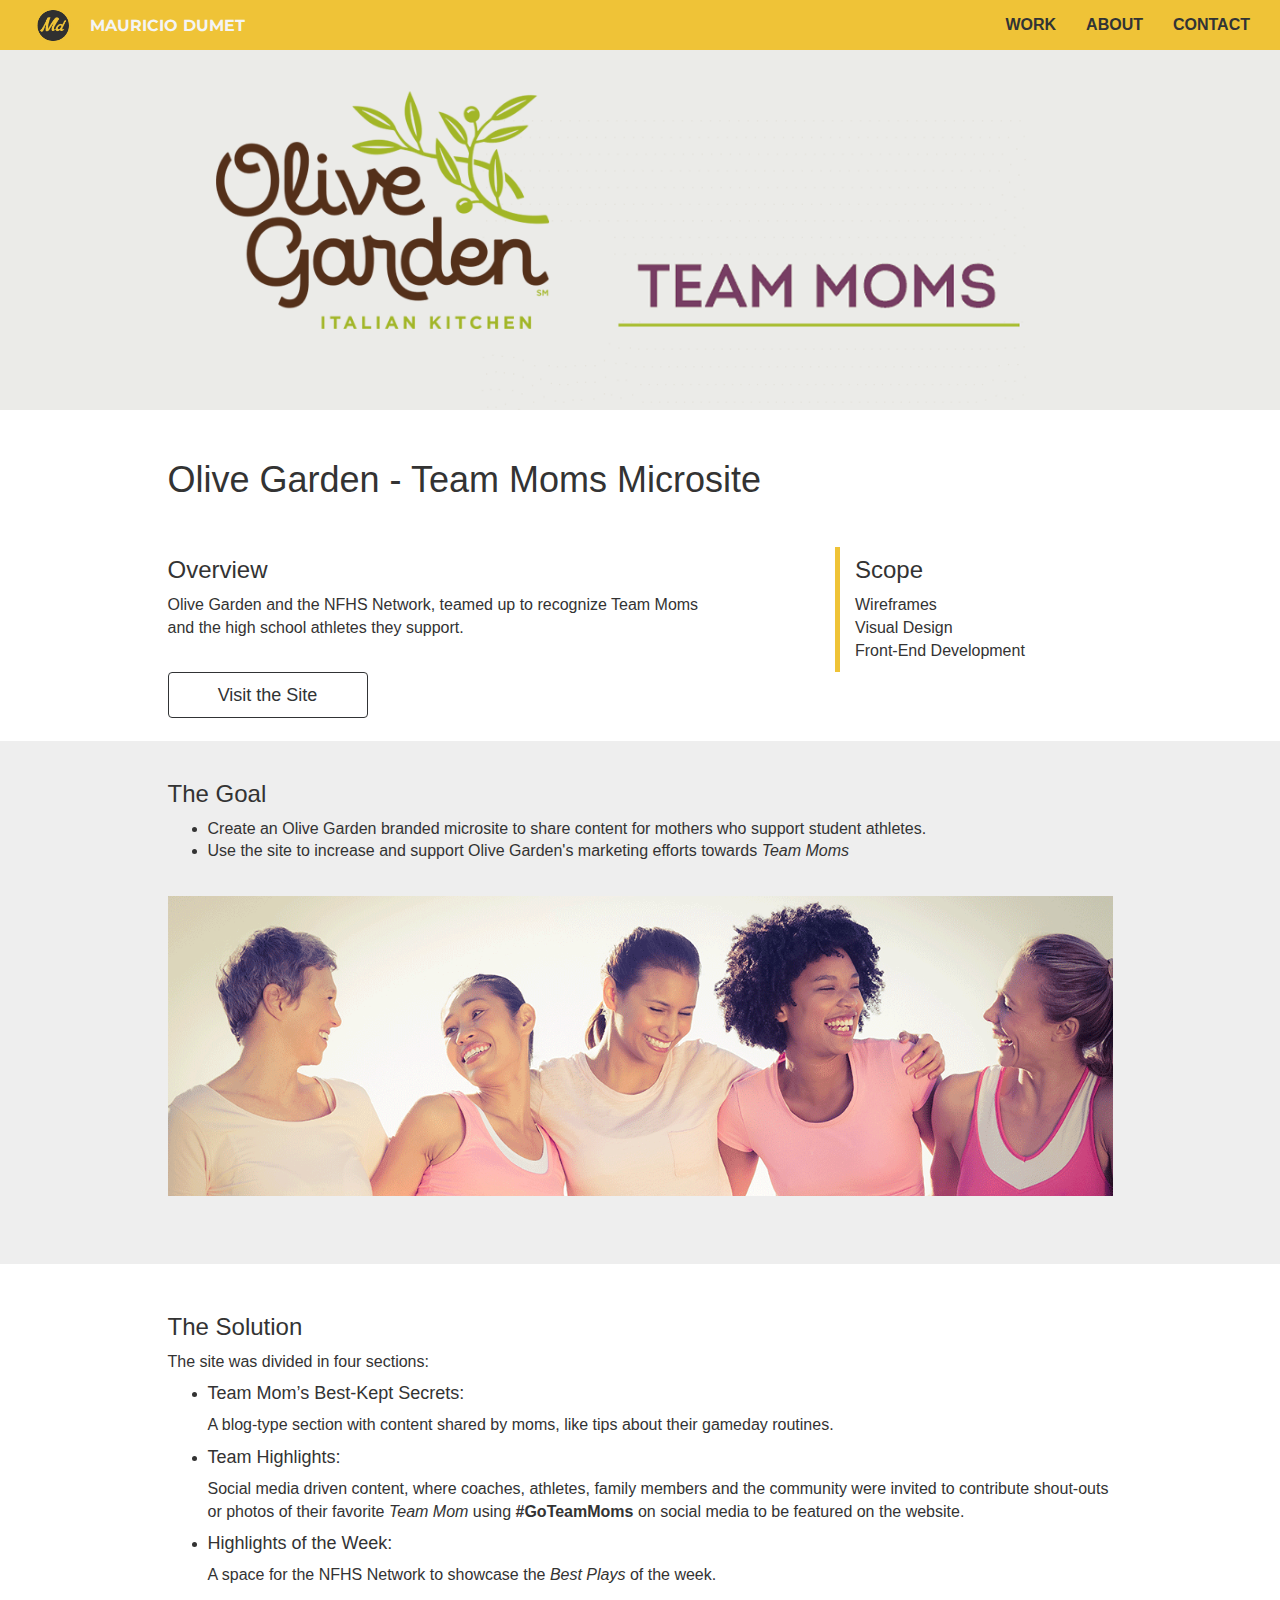
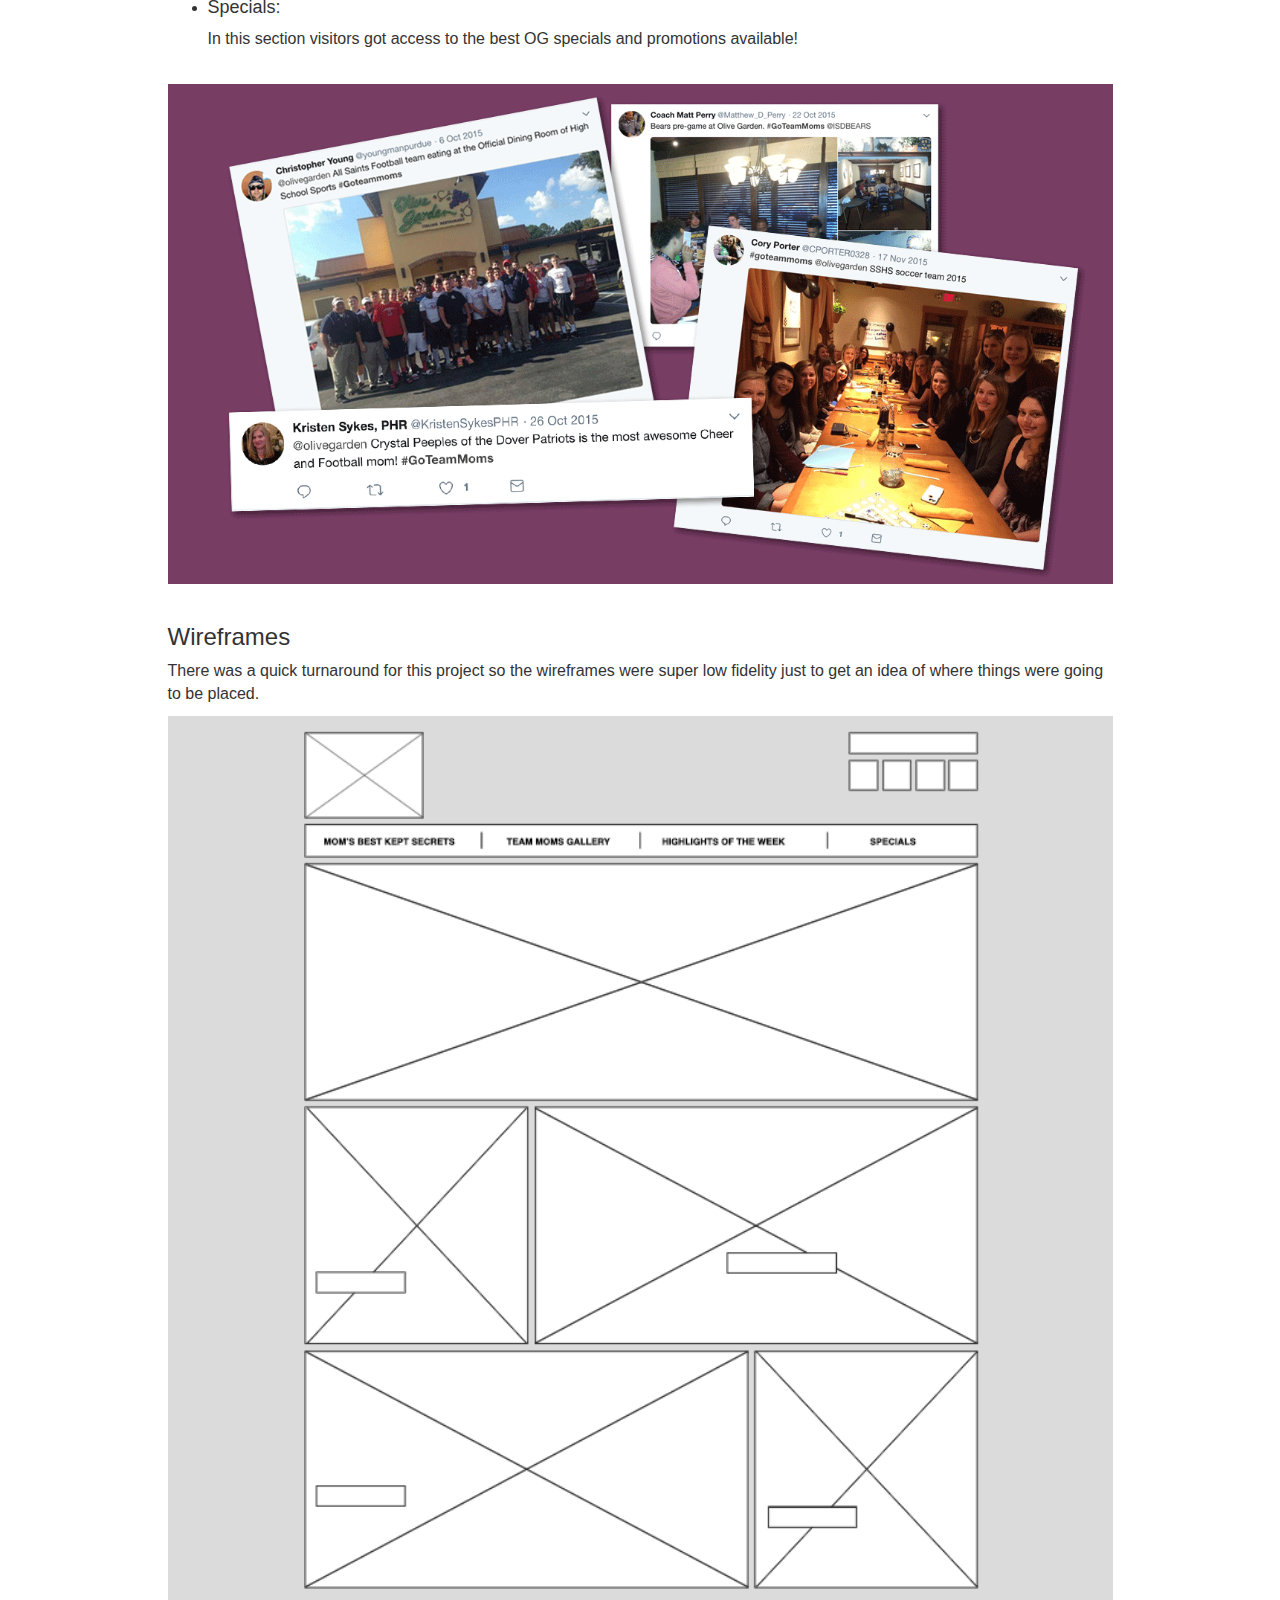
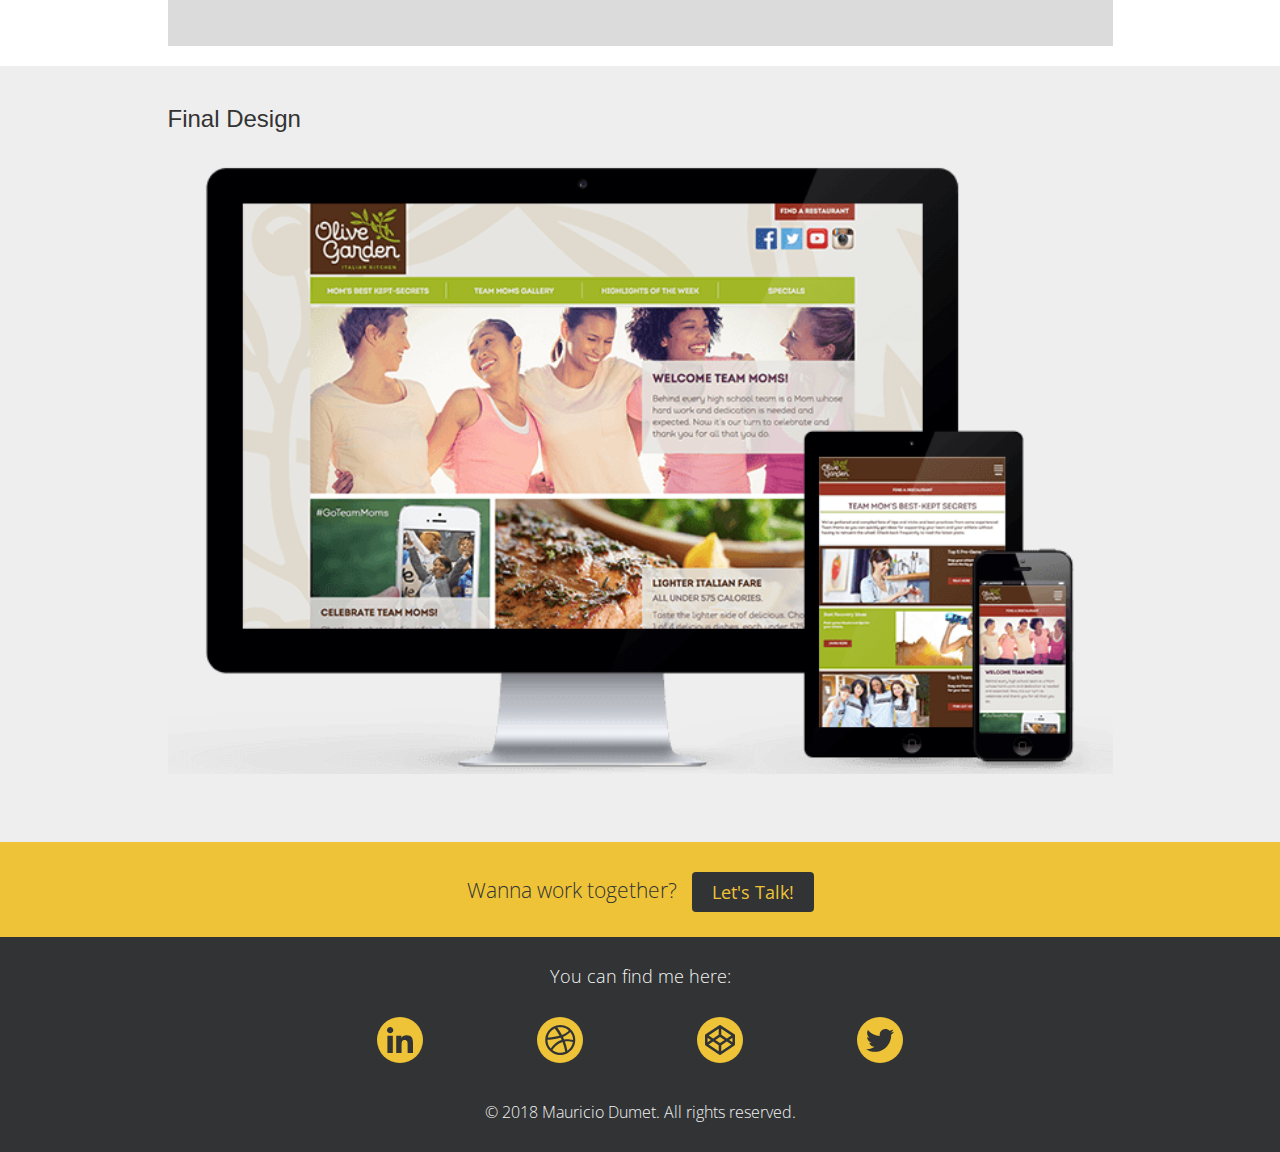
<file: case-studies/olivegarden.html>
<!-- 
==========================================================================================================================================================
==========================================================================================================================================================
==========================================================================================================================================================
====*     *===*     *==*      *=====*  *====*  *==*     *===*     *==*        *==*          *=========*        *==*         *==*     *===*     *==========
====*  **  *=*  **  *==*  *==*  *===*  *====*  *==*  **  *=*  **  *==*  *============*  *=============*  *========*  *===*  *==*  **  *=*  **  *==========
====*  *=*  *  *=*  *==*  *===*  *==*  *====*  *==*  *=*  *  *=*  *==*     *=========*  *=============*  *========*  *===*  *==*  *=*  *  *=*  *==========
====*  *==*   *==*  *==*  *==*  *===*   *==*   *==*  *==*   *==*  *==*  *============*  *======   ====*  *========*  *===*  *==*  *==*   *==*  *==========
====*  *=========*  *==*      *======*        *===*  *=========*  *==*        *======*  *======   ====*        *==*         *==*  *=========*  *==========
==========================================================================================================================================================
==========================================================================================================================================================
==============================  Portfolio Site for Atlanta-based UX Designer | Front-end Developer - Mauricio Dumet ======================================
==========================================================================================================================================================
==========================================================================================================================================================
==========================================================================================================================================================
 -->

<!DOCTYPE html>
<html lang="en">
  <head>
    <meta charset="utf-8">
    <meta http-equiv="X-UA-Compatible" content="IE=edge">
    <meta name="viewport" content="width=device-width, initial-scale=1">
    <!-- The above 3 meta tags *must* come first in the head; any other head content must come *after* these tags -->
    <meta name="description" content="Portfolio Site for Atlanta-based Interactive Designer and Front-End Developer - Mauricio Dumet">
    <meta name="author" content="Mauricio Dumet - mdumet.com">

    <!--  FAVICON -->
    <link rel="icon" type="image/png" sizes="32x32" href="../assets/img/global/favicon-32x32.png">

    <title>Mauricio Dumet - Interaction Designer (UI/UX) in Atlanta</title>

    <!-- Bootstrap core CSS -->
    <link href="../assets/css/bootstrap.min.css" rel="stylesheet">


    <link href="https://fonts.googleapis.com/css?family=Montserrat:700|Open+Sans:300,400" rel="stylesheet">

    <!-- my styles -->
    <link href="../assets/css/mdumet-styles.css" rel="stylesheet">
    <link href="../assets/css/mdumet-project-imgs.css" rel="stylesheet">

    <!-- IE10 viewport hack for Surface/desktop Windows 8 bug -->
    <link href="../assets/css/ie10-viewport-bug-workaround.css" rel="stylesheet">

    <!-- Custom styles for this template -->
    <link href="../assets/css/jumbotron.css" rel="stylesheet">

    <!-- FontAwesome -->
    <script defer src="../assets/js/fontawesome-all.js"></script>
    
    <!-- HTML5 shim and Respond.js for IE8 support of HTML5 elements and media queries -->
    <!--[if lt IE 9]>
      <script src="https://oss.maxcdn.com/html5shiv/3.7.3/html5shiv.min.js"></script>
      <script src="https://oss.maxcdn.com/respond/1.4.2/respond.min.js"></script>
    <![endif]-->



    <!-- Google Tag Manager -->
    <noscript><iframe src="//www.googletagmanager.com/ns.html?id=GTM-5MHG32"
    height="0" width="0" style="display:none;visibility:hidden"></iframe></noscript>
    <script>(function(w,d,s,l,i){w[l]=w[l]||[];w[l].push({'gtm.start':
    new Date().getTime(),event:'gtm.js'});var f=d.getElementsByTagName(s)[0],
    j=d.createElement(s),dl=l!='dataLayer'?'&l='+l:'';j.async=true;j.src=
    '//www.googletagmanager.com/gtm.js?id='+i+dl;f.parentNode.insertBefore(j,f);
    })(window,document,'script','dataLayer','GTM-5MHG32');</script>
    <!-- End Google Tag Manager -->

    
  
  </head>

  <body>

    <nav class="navbar navbar-fixed-top">
      <div class="container-fluid">
        <div class="navbar-header">
          <button type="button" class="navbar-toggle collapsed" data-toggle="collapse" data-target="#navbar" aria-expanded="false" aria-controls="navbar">
            <span class="sr-only">Toggle Navigation</span>
            <span class="icon-bar"></span>
            <span class="icon-bar"></span>
            <span class="icon-bar"></span>
          </button>
          <a class="navbar-brand" href="../index.html"><img class="logo" alt="Mauricio Dumet Design - icon" src="../assets/img/global/logo-small.svg">
          <span class="title">Mauricio Dumet</span></a>
        </div>
        <div id="navbar" class="navbar-collapse collapse">
          <ul class="nav navbar-nav navbar-right">
            <li><a href="../index.html">Work</a></li>
            <li><a href="../about.html">About</a></li>
            <!-- <li><a href="#">Resume</a></li> -->
            <li><a href="mailto:info@mdumet.com">Contact</a></li>
          </ul>
        </div><!--/.navbar-collapse -->
      </div>
    </nav>

    <!-- Project Img -->
    <div class="jumbotron project og"></div>
    
    <div class="container project-container">
      <div class="row">
        <div class="col-xs-12 col-sm-offset-1 col-sm-10 project-overview">
          <h1>Olive Garden - Team Moms Microsite</h1>
        </div>
      </div>
<br>
    <!-- Project Overview -->
      <div class="row">
        <div class="col-xs-12 col-sm-offset-1 col-sm-6 project-overview">
          <h3>Overview</h3>
          <p>Olive Garden and the NFHS Network, teamed up to recognize Team Moms and the high school athletes they support.</p>
        </div>

        <div class="col-xs-12 col-sm-offset-1 col-sm-4 project-scope">        
          <h3>Scope</h3>
          <ul>
            <li>Wireframes</li>
            <li>Visual Design</li>
            <li>Front-End Development</li>
          </ul>
        </div>
      </div>
      <div class="row">
        <div class="col-xs-12  col-sm-offset-1 col-sm-10">
          <a class="btn btn-primary btn-lg visit" href="http://mdumet.com/go-team-moms/" target="_blank" role="button">Visit the Site</a>
        </div>
      </div>
    </div>
    <!-- end container -->
<br>

  <div class="jumbotron project project-container">
    <div class="container">
      <div class="row">
        <div class="col-xs-12 col-sm-offset-1 col-sm-10 project">
          <h3>The Goal</h3>
          <ul>
            <li>Create an Olive Garden branded microsite to share content for mothers who support student athletes.</li>
            <li>Use the site to increase and support Olive Garden's marketing efforts towards <em>Team Moms</em></li>
          </ul>
          <br>
        </div>

        <div class="col-xs-12 col-sm-offset-1 col-sm-10">
          <div class="project-img og-moms"></div>
        </div>
      </div>
    </div>
  </div>
      <!-- <br> -->

    <div class="container project-container">
      <div class="row">
        <div class="col-xs-12 col-sm-offset-1 col-sm-10">
          <h3>The Solution</h3>
          <p>The site was divided in four sections:
            <ul>
              <li><h4>Team Mom’s Best-Kept Secrets:</h4>A blog-type section with content shared by moms, like tips about their gameday routines.</li>
              <li><h4>Team Highlights:</h4>Social media driven content, where coaches, athletes, family members and the community were invited to contribute shout-outs or photos of their favorite <em>Team Mom</em> using <strong>#GoTeamMoms</strong> on social media to be featured on the website.</li>
              <li><h4>Highlights of the Week:</h4>A space for the NFHS Network to showcase the <em>Best Plays</em> of the week.</li>
              <li><h4>Specials:</h4>In this section visitors got access to the best OG specials and promotions available!</li>
            </ul>
          </p>
          <br>
        </div>
        <div class="col-xs-12 col-sm-offset-1 col-sm-10">
          <div class="project-img og-social"></div>
        </div>
      </div>
    </div>
    <!-- end container -->


    <div class="container project-container">
      <div class="row">
        <div class="col-xs-12 col-sm-offset-1 col-sm-10">
          <h3>Wireframes</h3>
          <p>There was a quick turnaround for this project so the wireframes were super low fidelity just to get an idea of where things were going to be placed.</p>
        </div>
        <br>
        <div class="col-xs-12 col-sm-offset-1 col-sm-10">
          <div class="project-img og-wires"></div>
        </div>
      </div>
    </div>
    <!-- end container -->

  <div class="jumbotron project project-container last">
    <div class="container">
      <div class="row">
        <div class="col-xs-12 col-sm-offset-1 col-sm-10">
          <h3>Final Design</h3>
        </div>
        <br><br><br>
        <div class="col-xs-12 col-sm-offset-1 col-sm-10">
          <div class="project-img og-final"></div>
        </div>
      </div>
    </div>
    <!-- end container -->
  </div>
    <!-- end jumbotron -->

    <div class="jumbotron cta">
      <div class="container">
        <p>Wanna work together? &nbsp; <a class="btn btn-primary btn-lg" href="mailto:info@mdumet.com" role="button">Let's Talk!</a></p>
      </div>
    </div>

    <!-- <div class="container-fluid"> -->
      <footer>

        <h4>You can find me here:</h4>

        <div class="footer-links">
          <ul>
            <li><a href="https://www.linkedin.com/in/mauricio-dumet-05033067" class="icon-linkedin" target="_blank" id="footer-linkedin" data-toggle="tooltip" title="LinkedIn">LinkedIn</a></li>
            <li><a href="https://dribbble.com/mauriciodumet" class="icon-dribbble" target="_blank" id="footer-dribbble" data-toggle="tooltip" title="Dribbble">Dribbble</a></li>
            <li><a href="https://codepen.io/mdumet/" class="icon-codepen" target="_blank" id="footer-codepen" data-toggle="tooltip" title="Codepen">Codepen</a></li>
            <li><a href="https://twitter.com/mauriciodumet" class="icon-twitter" target="_blank" id="footer-twitter" data-toggle="tooltip" title="Twitter">Twitter</a></li>
          </ul>
        </div>

<!--         <div class="container">
          <hr>
        </div> -->

        <div class="copyright">
          <p>&copy; 2018 Mauricio Dumet. All rights reserved.</p>
        </div>
      </footer>
    <!-- </div> -->

    <!-- Bootstrap core JavaScript
    ================================================== -->
    <!-- Placed at the end of the document so the pages load faster -->
    <script src="https://ajax.googleapis.com/ajax/libs/jquery/1.12.4/jquery.min.js"></script>
    <script>window.jQuery || document.write('<script src="../assets/js/vendor/jquery.min.js"><\/script>')</script>
    <script src="../assets/js/bootstrap.min.js"></script>
    <script type="text/javascript" src="../assets/js/mdumet-js.js"></script>

    <!-- IE10 viewport hack for Surface/desktop Windows 8 bug -->
    <script src="../assets/js/ie10-viewport-bug-workaround.js"></script>

  </body>
</html>
</file>
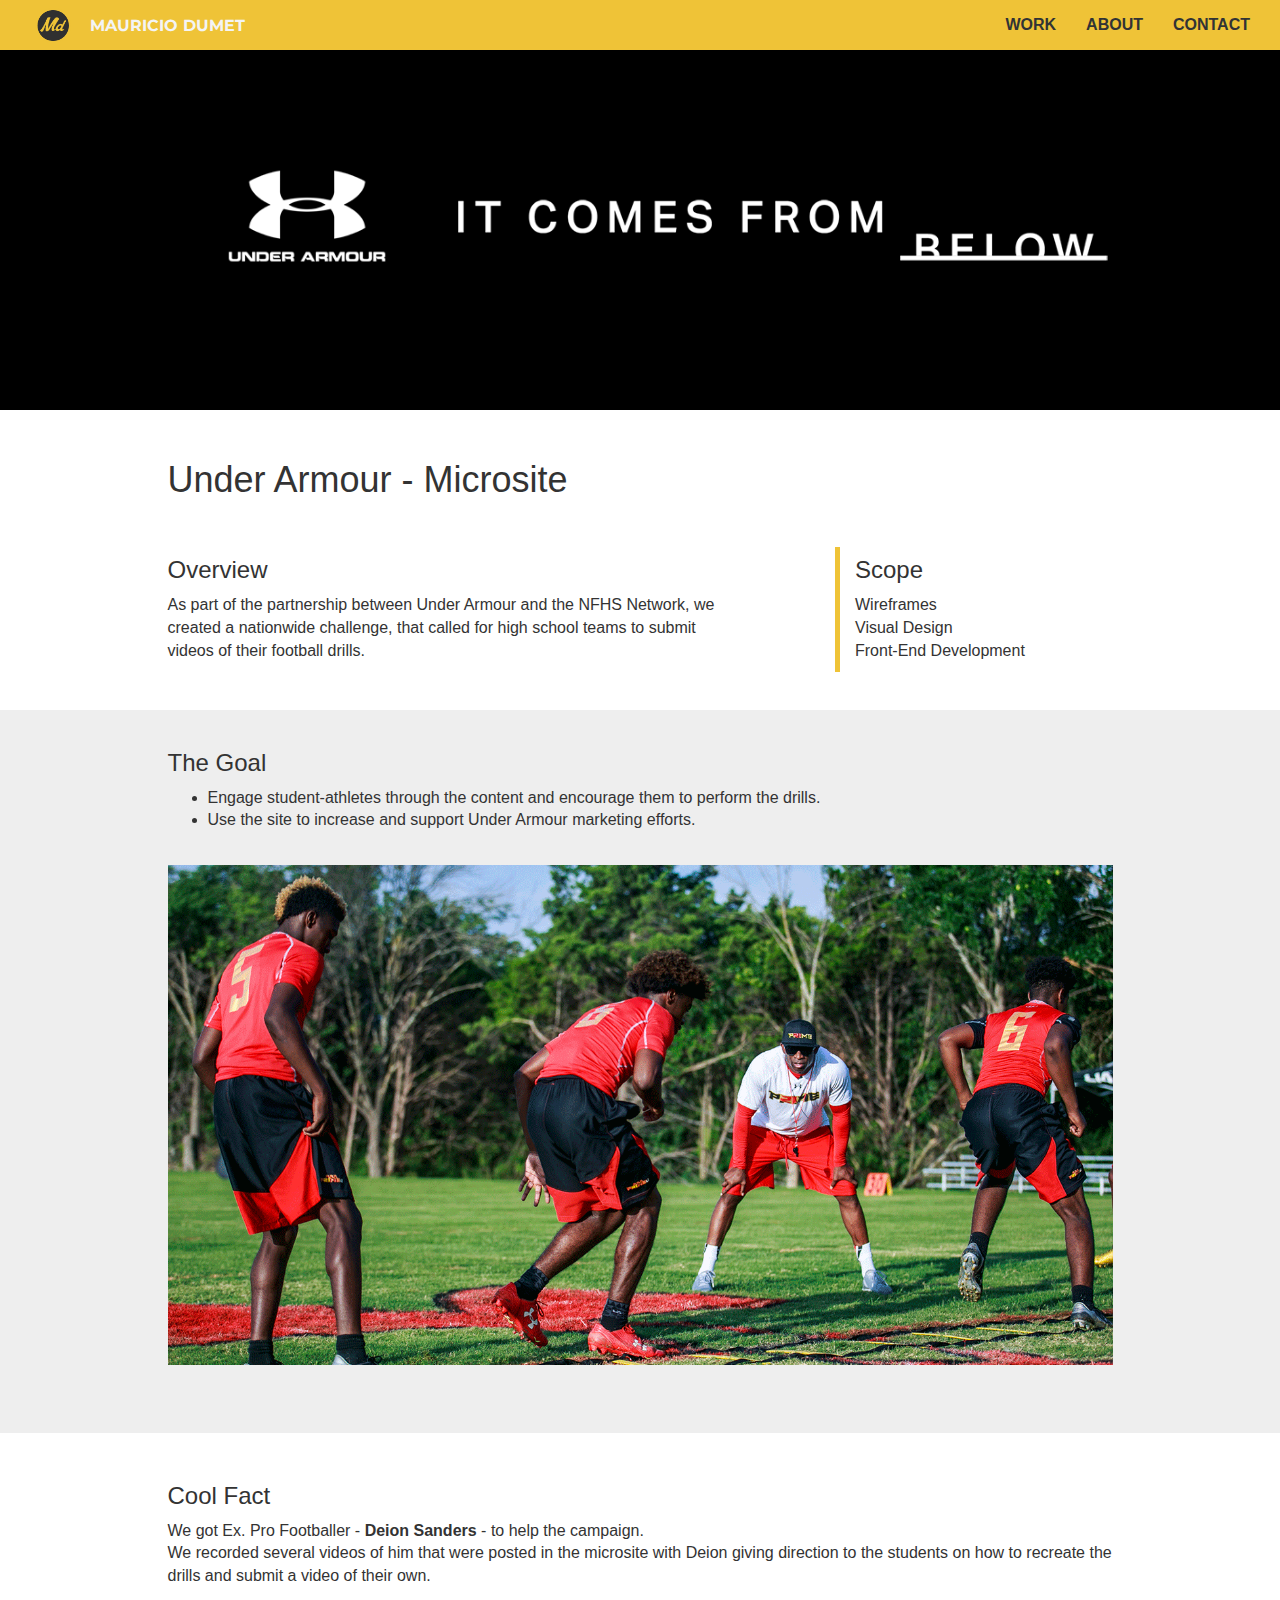
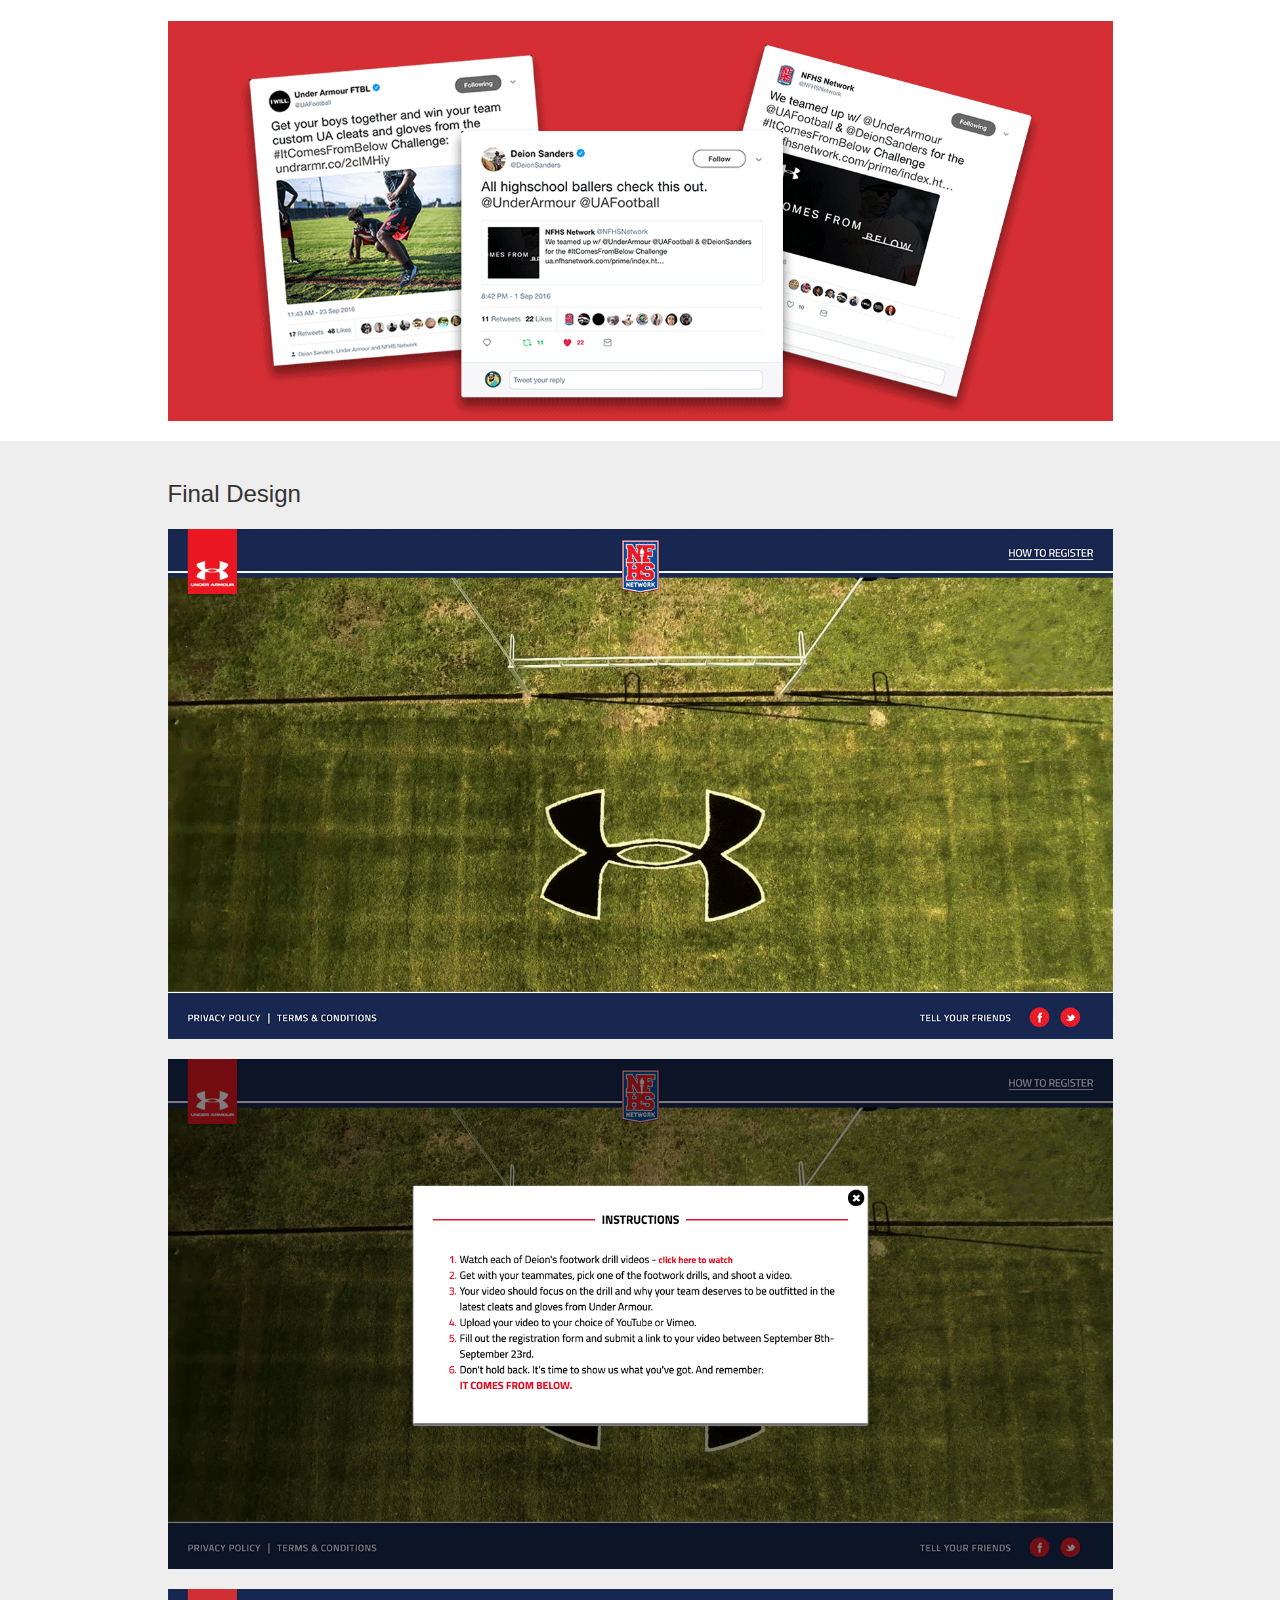
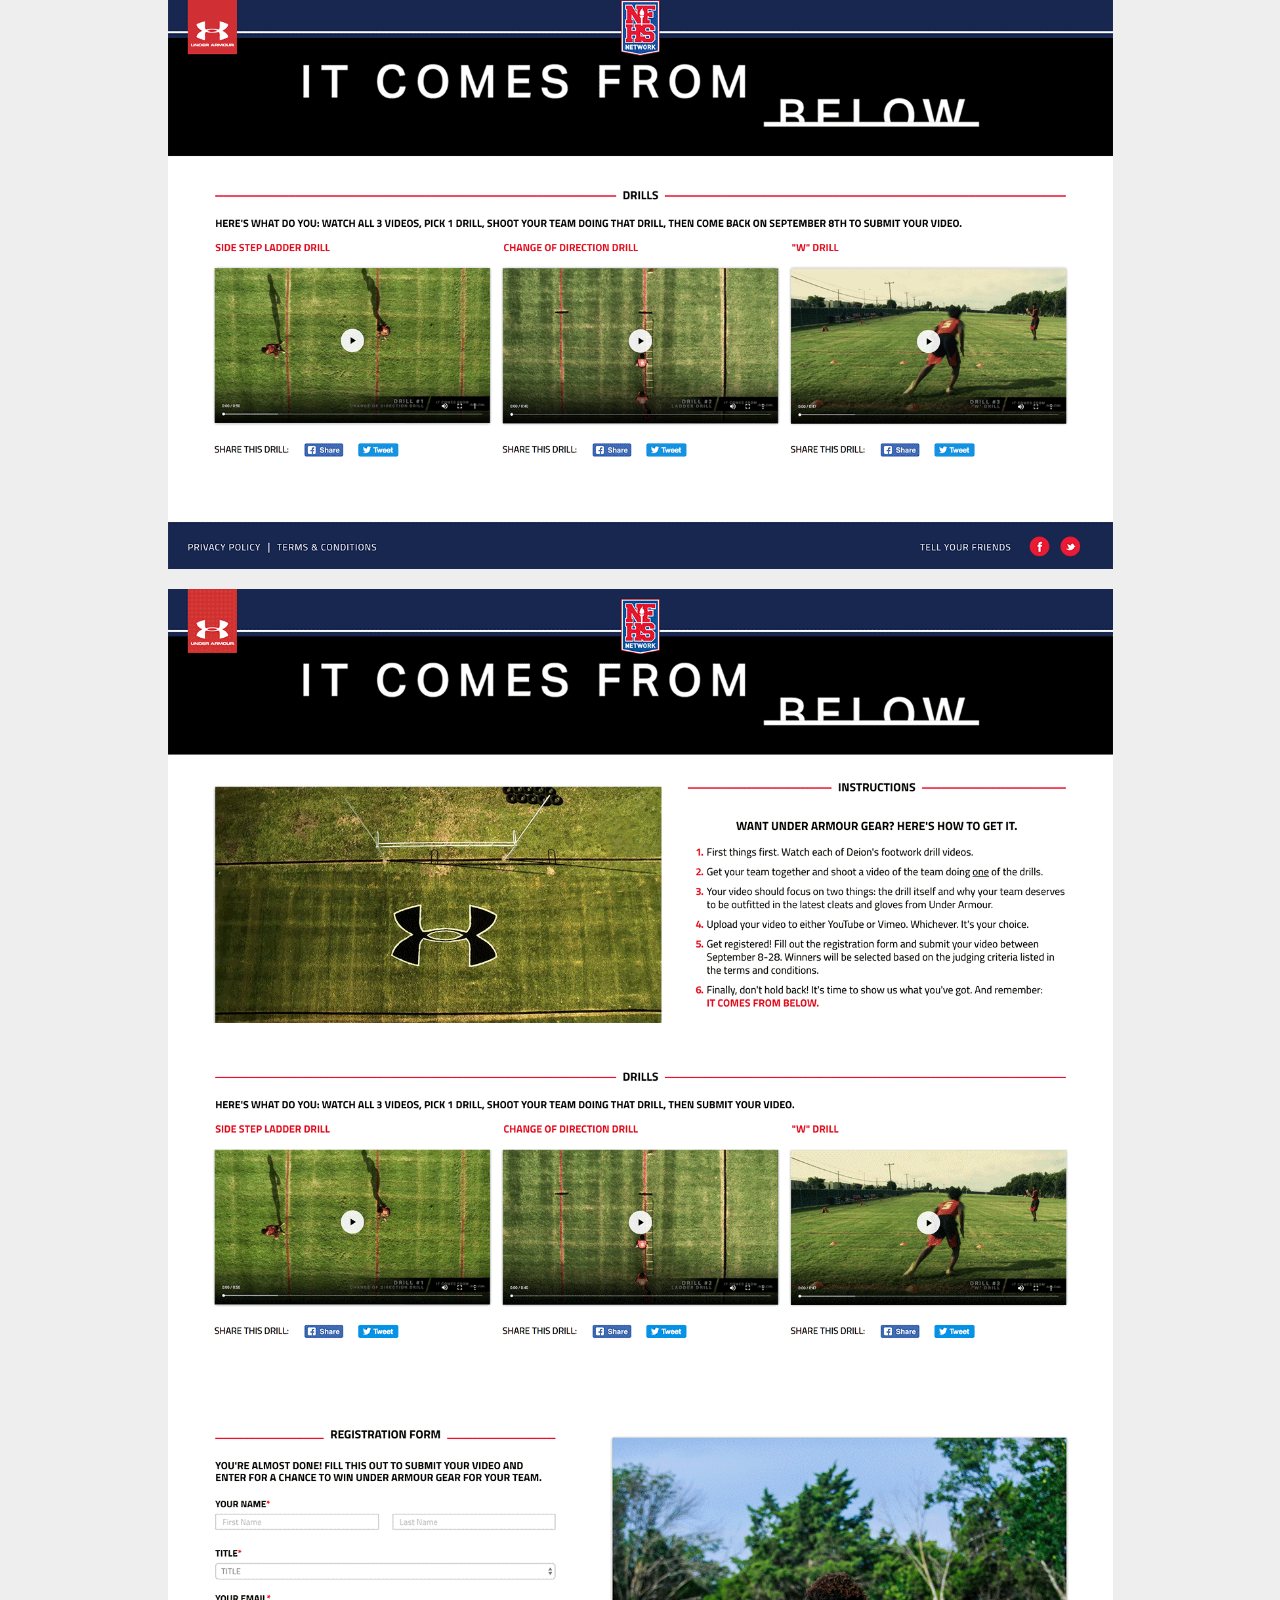
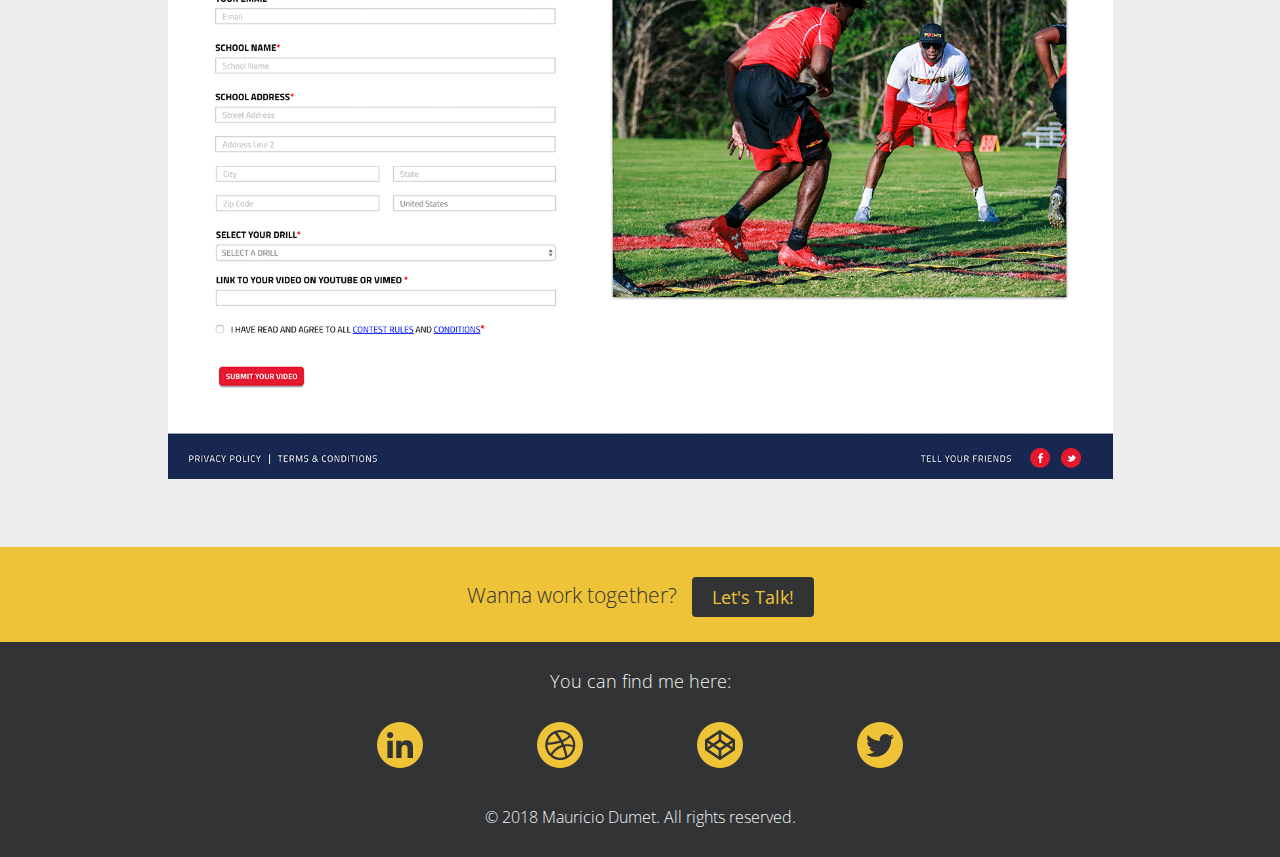
<file: case-studies/ua.html>
<!-- 
==========================================================================================================================================================
==========================================================================================================================================================
==========================================================================================================================================================
====*     *===*     *==*      *=====*  *====*  *==*     *===*     *==*        *==*          *=========*        *==*         *==*     *===*     *==========
====*  **  *=*  **  *==*  *==*  *===*  *====*  *==*  **  *=*  **  *==*  *============*  *=============*  *========*  *===*  *==*  **  *=*  **  *==========
====*  *=*  *  *=*  *==*  *===*  *==*  *====*  *==*  *=*  *  *=*  *==*     *=========*  *=============*  *========*  *===*  *==*  *=*  *  *=*  *==========
====*  *==*   *==*  *==*  *==*  *===*   *==*   *==*  *==*   *==*  *==*  *============*  *======   ====*  *========*  *===*  *==*  *==*   *==*  *==========
====*  *=========*  *==*      *======*        *===*  *=========*  *==*        *======*  *======   ====*        *==*         *==*  *=========*  *==========
==========================================================================================================================================================
==========================================================================================================================================================
==============================  Portfolio Site for Atlanta-based UX Designer | Front-end Developer - Mauricio Dumet ======================================
==========================================================================================================================================================
==========================================================================================================================================================
==========================================================================================================================================================
 -->

<!DOCTYPE html>
<html lang="en">
  <head>
    <meta charset="utf-8">
    <meta http-equiv="X-UA-Compatible" content="IE=edge">
    <meta name="viewport" content="width=device-width, initial-scale=1">
    <!-- The above 3 meta tags *must* come first in the head; any other head content must come *after* these tags -->
    <meta name="description" content="Portfolio Site for Atlanta-based Interactive Designer and Front-End Developer - Mauricio Dumet">
    <meta name="author" content="Mauricio Dumet - mdumet.com">

    <!--  FAVICON -->
    <link rel="icon" type="image/png" sizes="32x32" href="../assets/img/global/favicon-32x32.png">

    <title>Mauricio Dumet - Interaction Designer (UI/UX) in Atlanta</title>

    <!-- Bootstrap core CSS -->
    <link href="../assets/css/bootstrap.min.css" rel="stylesheet">


    <link href="https://fonts.googleapis.com/css?family=Montserrat:700|Open+Sans:300,400" rel="stylesheet">

    <!-- my styles -->
    <link href="../assets/css/mdumet-styles.css" rel="stylesheet">
    <link href="../assets/css/mdumet-project-imgs.css" rel="stylesheet">

    <!-- IE10 viewport hack for Surface/desktop Windows 8 bug -->
    <link href="../assets/css/ie10-viewport-bug-workaround.css" rel="stylesheet">

    <!-- Custom styles for this template -->
    <link href="../assets/css/jumbotron.css" rel="stylesheet">

    <!-- FontAwesome -->
    <script defer src="../assets/js/fontawesome-all.js"></script>
    
    <!-- HTML5 shim and Respond.js for IE8 support of HTML5 elements and media queries -->
    <!--[if lt IE 9]>
      <script src="https://oss.maxcdn.com/html5shiv/3.7.3/html5shiv.min.js"></script>
      <script src="https://oss.maxcdn.com/respond/1.4.2/respond.min.js"></script>
    <![endif]-->



    <!-- Google Tag Manager -->
    <noscript><iframe src="//www.googletagmanager.com/ns.html?id=GTM-5MHG32"
    height="0" width="0" style="display:none;visibility:hidden"></iframe></noscript>
    <script>(function(w,d,s,l,i){w[l]=w[l]||[];w[l].push({'gtm.start':
    new Date().getTime(),event:'gtm.js'});var f=d.getElementsByTagName(s)[0],
    j=d.createElement(s),dl=l!='dataLayer'?'&l='+l:'';j.async=true;j.src=
    '//www.googletagmanager.com/gtm.js?id='+i+dl;f.parentNode.insertBefore(j,f);
    })(window,document,'script','dataLayer','GTM-5MHG32');</script>
    <!-- End Google Tag Manager -->

    
  
  </head>

  <body>

    <nav class="navbar navbar-fixed-top">
      <div class="container-fluid">
        <div class="navbar-header">
          <button type="button" class="navbar-toggle collapsed" data-toggle="collapse" data-target="#navbar" aria-expanded="false" aria-controls="navbar">
            <span class="sr-only">Toggle Navigation</span>
            <span class="icon-bar"></span>
            <span class="icon-bar"></span>
            <span class="icon-bar"></span>
          </button>
          <a class="navbar-brand" href="../index.html"><img class="logo" alt="Mauricio Dumet Design - icon" src="../assets/img/global/logo-small.svg">
          <span class="title">Mauricio Dumet</span></a>
        </div>
        <div id="navbar" class="navbar-collapse collapse">
          <ul class="nav navbar-nav navbar-right">
            <li><a href="../index.html">Work</a></li>
            <li><a href="../about.html">About</a></li>
            <!-- <li><a href="#">Resume</a></li> -->
            <li><a href="mailto:info@mdumet.com">Contact</a></li>
          </ul>
        </div><!--/.navbar-collapse -->
      </div>
    </nav>

    <!-- Project Img -->
    <div class="jumbotron project ua"></div>
    
    <div class="container project-container">
      <div class="row">
        <div class="col-xs-12 col-sm-offset-1 col-sm-10 project-overview">
          <h1>Under Armour - Microsite</h1>
        </div>
      </div>
<br>
    <!-- Project Overview -->
      <div class="row">
        <div class="col-xs-12 col-sm-offset-1 col-sm-6 project-overview">
          <h3>Overview</h3>
          <p>As part of the partnership between Under Armour and the NFHS Network, we created a nationwide challenge, that called for high school teams to submit videos of their football drills.</p>
        </div>

        <div class="col-xs-12 col-sm-offset-1 col-sm-4 project-scope">        
          <h3>Scope</h3>
          <ul>
            <li>Wireframes</li>
            <li>Visual Design</li>
            <li>Front-End Development</li>
          </ul>
        </div>
      </div>
    </div>
    <!-- end container -->
<br>

  <div class="jumbotron project project-container">
    <div class="container">
      <div class="row">
        <div class="col-xs-12 col-sm-offset-1 col-sm-10 project">
          <h3>The Goal</h3>
          <ul>
            <li>Engage student-athletes through the content and encourage them to perform the drills.</li>
            <li>Use the site to increase and support Under Armour marketing efforts.</li>
          </ul>
          <br>
        </div>

        <div class="col-xs-12 col-sm-offset-1 col-sm-10">
          <div class="project-img ua-deion"></div>
        </div>
      </div>
    </div>
  </div>
      <!-- <br> -->

    <div class="container project-container">
      <div class="row">
        <div class="col-xs-12 col-sm-offset-1 col-sm-10">
          <h3>Cool Fact</h3>
          <p>We got Ex. Pro Footballer - <strong>Deion Sanders</strong> - to help the campaign.<br>We recorded several videos of him that were posted in the microsite with Deion giving direction to the students on how to recreate the drills and submit a video of their own.
          </p>
          <br>
        </div>
        <div class="col-xs-12 col-sm-offset-1 col-sm-10">
          <div class="project-img ua-social"></div>
        </div>
      </div>
    </div>
    <!-- end container -->

  <div class="jumbotron project project-container last">
    <div class="container">
      <div class="row">
        <div class="col-xs-12 col-sm-offset-1 col-sm-10">
          <h3>Final Design</h3>
        </div>
        <br><br><br>
        <div class="col-xs-12 col-sm-offset-1 col-sm-10">
          <div class="project-img ua-final-home"></div>
        </div>
        <br><br>
        <div class="col-xs-12 col-sm-offset-1 col-sm-10">
          <div class="project-img ua-final-instructions"></div>
        </div>
        <br><br>
        <div class="col-xs-12 col-sm-offset-1 col-sm-10">
          <div class="project-img ua-final-drills"></div>
        </div>
        <br><br>
        <div class="col-xs-12 col-sm-offset-1 col-sm-10">
          <div class="project-img ua-final-registration"></div>
        </div>
      </div>
    </div>
    <!-- end container -->
  </div>
    <!-- end jumbotron -->

    <div class="jumbotron cta">
      <div class="container">
        <p>Wanna work together? &nbsp; <a class="btn btn-primary btn-lg" href="mailto:info@mdumet.com" role="button">Let's Talk!</a></p>
      </div>
    </div>

    <!-- <div class="container-fluid"> -->
      <footer>

        <h4>You can find me here:</h4>

        <div class="footer-links">
          <ul>
            <li><a href="https://www.linkedin.com/in/mauricio-dumet-05033067" class="icon-linkedin" target="_blank" id="footer-linkedin" data-toggle="tooltip" title="LinkedIn">LinkedIn</a></li>
            <li><a href="https://dribbble.com/mauriciodumet" class="icon-dribbble" target="_blank" id="footer-dribbble" data-toggle="tooltip" title="Dribbble">Dribbble</a></li>
            <li><a href="https://codepen.io/mdumet/" class="icon-codepen" target="_blank" id="footer-codepen" data-toggle="tooltip" title="Codepen">Codepen</a></li>
            <li><a href="https://twitter.com/mauriciodumet" class="icon-twitter" target="_blank" id="footer-twitter" data-toggle="tooltip" title="Twitter">Twitter</a></li>
          </ul>
        </div>

<!--         <div class="container">
          <hr>
        </div> -->

        <div class="copyright">
          <p>&copy; 2018 Mauricio Dumet. All rights reserved.</p>
        </div>
      </footer>
    <!-- </div> -->

    <!-- Bootstrap core JavaScript
    ================================================== -->
    <!-- Placed at the end of the document so the pages load faster -->
    <script src="https://ajax.googleapis.com/ajax/libs/jquery/1.12.4/jquery.min.js"></script>
    <script>window.jQuery || document.write('<script src="../assets/js/vendor/jquery.min.js"><\/script>')</script>
    <script src="../assets/js/bootstrap.min.js"></script>
    <script type="text/javascript" src="../assets/js/mdumet-js.js"></script>

    <!-- IE10 viewport hack for Surface/desktop Windows 8 bug -->
    <script src="../assets/js/ie10-viewport-bug-workaround.js"></script>

  </body>
</html>
</file>
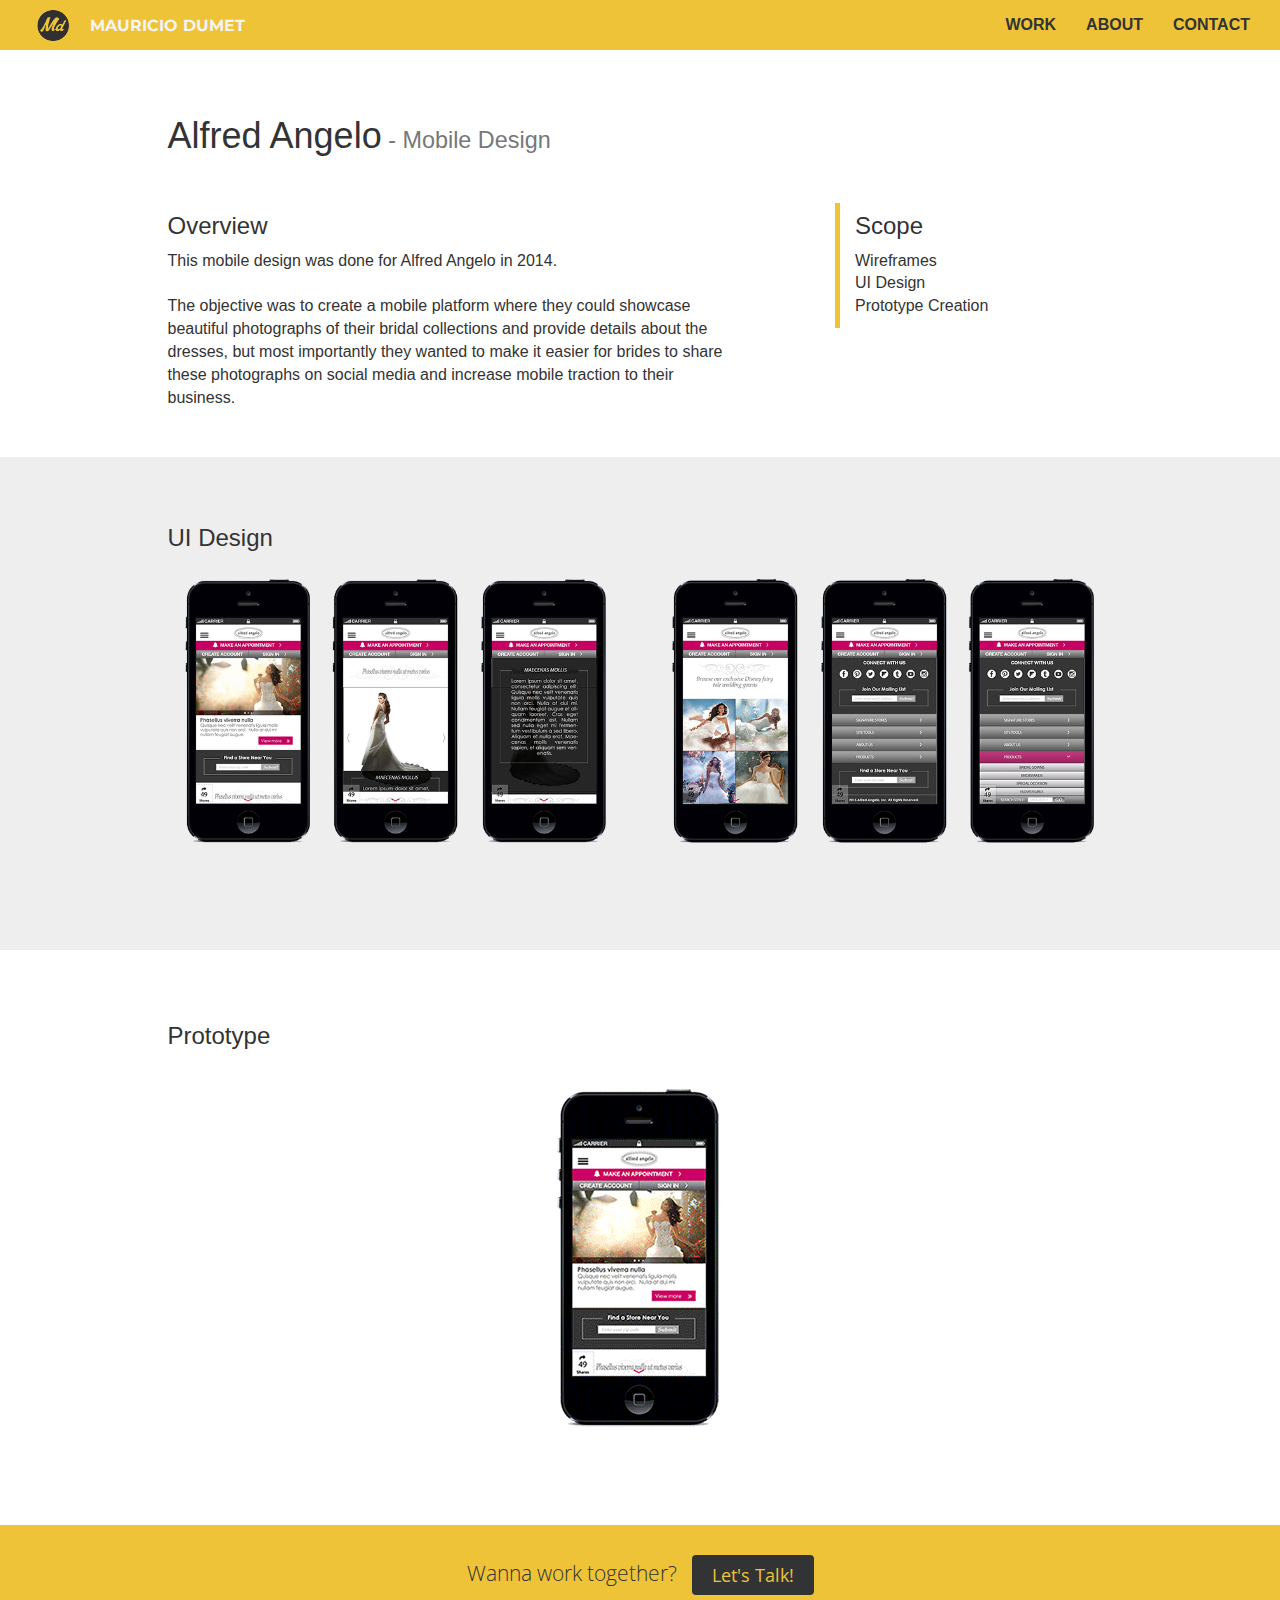
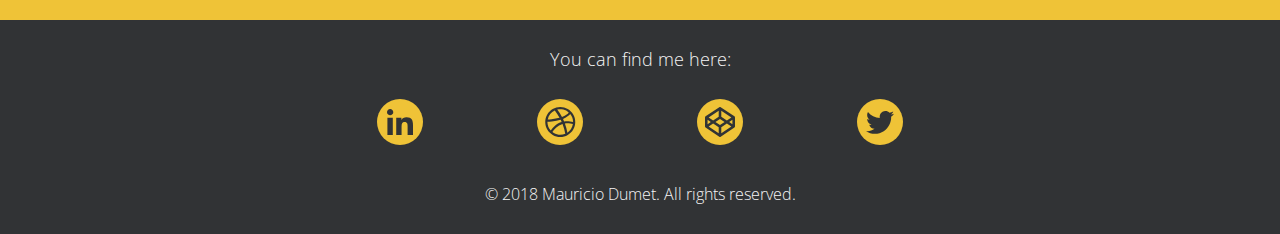
<file: projects/aa.html>
<!-- 
==========================================================================================================================================================
==========================================================================================================================================================
==========================================================================================================================================================
====*     *===*     *==*      *=====*  *====*  *==*     *===*     *==*        *==*          *=========*        *==*         *==*     *===*     *==========
====*  **  *=*  **  *==*  *==*  *===*  *====*  *==*  **  *=*  **  *==*  *============*  *=============*  *========*  *===*  *==*  **  *=*  **  *==========
====*  *=*  *  *=*  *==*  *===*  *==*  *====*  *==*  *=*  *  *=*  *==*     *=========*  *=============*  *========*  *===*  *==*  *=*  *  *=*  *==========
====*  *==*   *==*  *==*  *==*  *===*   *==*   *==*  *==*   *==*  *==*  *============*  *======   ====*  *========*  *===*  *==*  *==*   *==*  *==========
====*  *=========*  *==*      *======*        *===*  *=========*  *==*        *======*  *======   ====*        *==*         *==*  *=========*  *==========
==========================================================================================================================================================
==========================================================================================================================================================
==============================  Portfolio Site for Atlanta-based UX Designer | Front-end Developer - Mauricio Dumet ======================================
==========================================================================================================================================================
==========================================================================================================================================================
==========================================================================================================================================================
 -->

<!DOCTYPE html>
<html lang="en">
  <head>
    <meta charset="utf-8">
    <meta http-equiv="X-UA-Compatible" content="IE=edge">
    <meta name="viewport" content="width=device-width, initial-scale=1">
    <!-- The above 3 meta tags *must* come first in the head; any other head content must come *after* these tags -->
    <meta name="description" content="Portfolio Site for Atlanta-based Interactive Designer and Front-End Developer - Mauricio Dumet">
    <meta name="author" content="Mauricio Dumet - mdumet.com">

    <!--  FAVICON -->
    <link rel="icon" type="image/png" sizes="32x32" href="../assets/img/global/favicon-32x32.png">

    <title>Mauricio Dumet - Interaction Designer (UI/UX) in Atlanta</title>

    <!-- Bootstrap core CSS -->
    <link href="../assets/css/bootstrap.min.css" rel="stylesheet">


    <link href="https://fonts.googleapis.com/css?family=Montserrat:700|Open+Sans:300,400" rel="stylesheet">

    <!-- my styles -->
    <link href="../assets/css/mdumet-styles.css" rel="stylesheet">
    <link href="../assets/css/mdumet-project-imgs.css" rel="stylesheet">


    <!-- IE10 viewport hack for Surface/desktop Windows 8 bug -->
    <link href="../assets/css/ie10-viewport-bug-workaround.css" rel="stylesheet">

    <!-- Custom styles for this template -->
    <link href="../assets/css/jumbotron.css" rel="stylesheet">

    <!-- FontAwesome -->
    <script defer src="../assets/js/fontawesome-all.js"></script>
    
    <!-- HTML5 shim and Respond.js for IE8 support of HTML5 elements and media queries -->
    <!--[if lt IE 9]>
      <script src="https://oss.maxcdn.com/html5shiv/3.7.3/html5shiv.min.js"></script>
      <script src="https://oss.maxcdn.com/respond/1.4.2/respond.min.js"></script>
    <![endif]-->



    <!-- Google Tag Manager -->
    <noscript><iframe src="//www.googletagmanager.com/ns.html?id=GTM-5MHG32"
    height="0" width="0" style="display:none;visibility:hidden"></iframe></noscript>
    <script>(function(w,d,s,l,i){w[l]=w[l]||[];w[l].push({'gtm.start':
    new Date().getTime(),event:'gtm.js'});var f=d.getElementsByTagName(s)[0],
    j=d.createElement(s),dl=l!='dataLayer'?'&l='+l:'';j.async=true;j.src=
    '//www.googletagmanager.com/gtm.js?id='+i+dl;f.parentNode.insertBefore(j,f);
    })(window,document,'script','dataLayer','GTM-5MHG32');</script>
    <!-- End Google Tag Manager -->

    
  
  </head>

  <body>

    <nav class="navbar navbar-fixed-top">
      <div class="container-fluid">
        <div class="navbar-header">
          <button type="button" class="navbar-toggle collapsed" data-toggle="collapse" data-target="#navbar" aria-expanded="false" aria-controls="navbar">
            <span class="sr-only">Toggle Navigation</span>
            <span class="icon-bar"></span>
            <span class="icon-bar"></span>
            <span class="icon-bar"></span>
          </button>
          <a class="navbar-brand" href="../index.html"><img class="logo" alt="Mauricio Dumet Design - icon" src="../assets/img/global/logo-small.svg">
          <span class="title">Mauricio Dumet</span></a>
        </div>
        <div id="navbar" class="navbar-collapse collapse">
          <ul class="nav navbar-nav navbar-right">
            <li><a href="../index.html">Work</a></li>
            <li><a href="../about.html">About</a></li>
            <!-- <li><a href="#">Resume</a></li> -->
            <li><a href="mailto:info@mdumet.com">Contact</a></li>
          </ul>
        </div><!--/.navbar-collapse -->
      </div>
    </nav>

    
    <div class="container project-container">
      <br><br>
       <div class="row">
        <div class="col-xs-12 col-sm-offset-1 col-sm-6 project-overview">
          <h1>Alfred Angelo<span class="small"> - Mobile Design</span></h1>
        </div>
      </div>
<br>
    <!-- Project Overview -->
      <div class="row">
        <div class="col-xs-12 col-sm-offset-1 col-sm-6 project-overview">
          <h3>Overview</h3>
          <p>This mobile design was done for Alfred Angelo in 2014. <br><br>The objective was to create a mobile platform where they could showcase beautiful photographs of their bridal collections and provide details about the dresses, but most importantly they wanted to make it easier for brides to share these photographs on social media and increase mobile traction to their business.
          </p>
        </div>

        <div class="col-xs-12 col-sm-offset-1 col-sm-4 project-scope">
          <h3>Scope</h3>
          <ul>
            <li>Wireframes</li>
            <li>UI Design</li>
            <li>Prototype Creation</li>
          </ul>
        </div>
      </div>
    </div>
<br>
    <div class="jumbotron">
      <div class="container">
        <div class="row">
          <div class="col-xs-12 col-sm-offset-1 col-sm-10 project">
            <h3>UI Design</h3>
          </div>
        </div>  

        <div class="row">
          <div class="col-xs-12 col-sm-offset-1 col-sm-5">
            <div class="project-img aa-1"></div>
          </div>

          <div class="col-xs-12 col-sm-5">
            <div class="project-img aa-2"></div>
          </div>
        </div>
      </div>
    </div>  
<br>
    
    <div class="container">
      <div class="row">
        <div class="col-xs-12 col-sm-offset-1 col-sm-10 project">
          <h3>Prototype</h3>
        </div>
      </div>  

      <div class="row">
        <div class="col-xs-12 col-sm-offset-1 col-sm-10">
          <div class="project-img aa-p"></div>
        </div>
      </div>
    </div> <!-- /container -->

<br><br>
    <div class="jumbotron cta">
      <div class="container">
        <p>Wanna work together? &nbsp; <a class="btn btn-primary btn-lg" href="mailto:info@mdumet.com" role="button">Let's Talk!</a></p>
      </div>
    </div>

    <!-- <div class="container-fluid"> -->
      <footer>

        <h4>You can find me here:</h4>

        <div class="footer-links">
          <ul>
            <li><a href="https://www.linkedin.com/in/mauricio-dumet-05033067" class="icon-linkedin" target="_blank" id="footer-linkedin" data-toggle="tooltip" title="LinkedIn">LinkedIn</a></li>
            <li><a href="https://dribbble.com/mauriciodumet" class="icon-dribbble" target="_blank" id="footer-dribbble" data-toggle="tooltip" title="Dribbble">Dribbble</a></li>
            <li><a href="https://codepen.io/mdumet/" class="icon-codepen" target="_blank" id="footer-codepen" data-toggle="tooltip" title="Codepen">Codepen</a></li>
            <li><a href="https://twitter.com/mauriciodumet" class="icon-twitter" target="_blank" id="footer-twitter" data-toggle="tooltip" title="Twitter">Twitter</a></li>
          </ul>
        </div>

<!--         <div class="container">
          <hr>
        </div> -->

        <div class="copyright">
          <p>&copy; 2018 Mauricio Dumet. All rights reserved.</p>
        </div>
      </footer>
    <!-- </div> -->

    <!-- Bootstrap core JavaScript
    ================================================== -->
    <!-- Placed at the end of the document so the pages load faster -->
    <script src="https://ajax.googleapis.com/ajax/libs/jquery/1.12.4/jquery.min.js"></script>
    <script>window.jQuery || document.write('<script src="../assets/js/vendor/jquery.min.js"><\/script>')</script>
    <script src="../assets/js/bootstrap.min.js"></script>
    <script type="text/javascript" src="../assets/js/mdumet-js.js"></script>

    <!-- IE10 viewport hack for Surface/desktop Windows 8 bug -->
    <script src="../assets/js/ie10-viewport-bug-workaround.js"></script>

  </body>
</html>
</file>
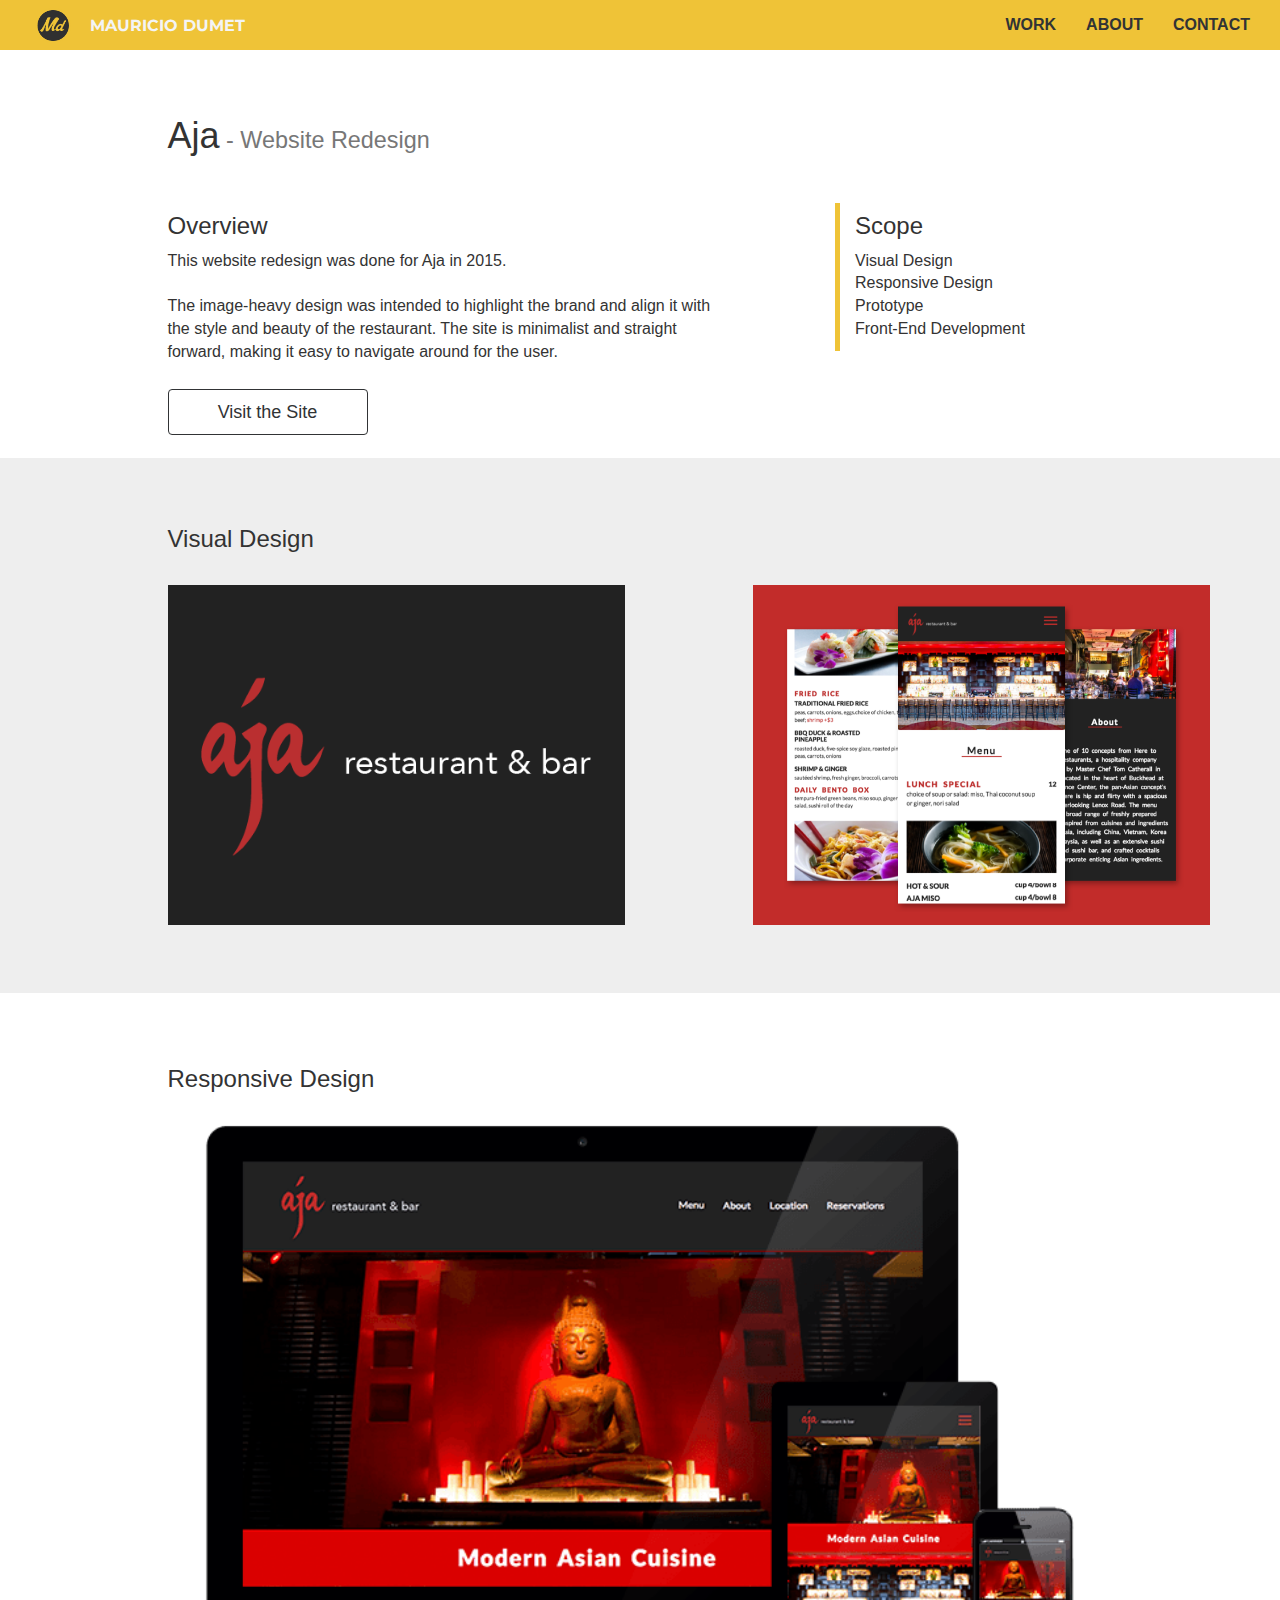
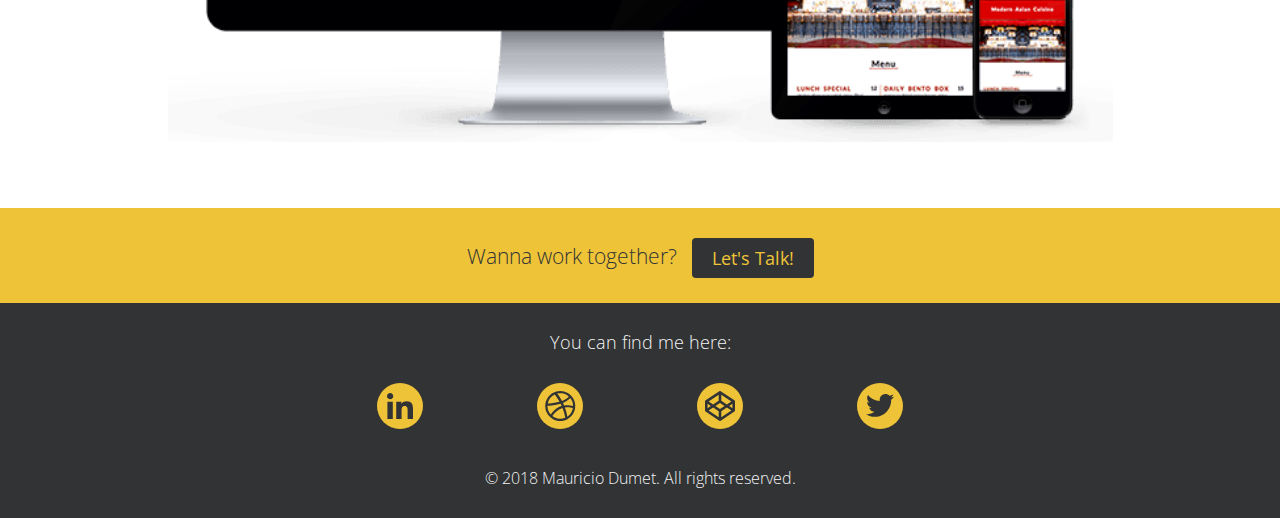
<file: projects/aja.html>
<!-- 
==========================================================================================================================================================
==========================================================================================================================================================
==========================================================================================================================================================
====*     *===*     *==*      *=====*  *====*  *==*     *===*     *==*        *==*          *=========*        *==*         *==*     *===*     *==========
====*  **  *=*  **  *==*  *==*  *===*  *====*  *==*  **  *=*  **  *==*  *============*  *=============*  *========*  *===*  *==*  **  *=*  **  *==========
====*  *=*  *  *=*  *==*  *===*  *==*  *====*  *==*  *=*  *  *=*  *==*     *=========*  *=============*  *========*  *===*  *==*  *=*  *  *=*  *==========
====*  *==*   *==*  *==*  *==*  *===*   *==*   *==*  *==*   *==*  *==*  *============*  *======   ====*  *========*  *===*  *==*  *==*   *==*  *==========
====*  *=========*  *==*      *======*        *===*  *=========*  *==*        *======*  *======   ====*        *==*         *==*  *=========*  *==========
==========================================================================================================================================================
==========================================================================================================================================================
==============================  Portfolio Site for Atlanta-based UX Designer | Front-end Developer - Mauricio Dumet ======================================
==========================================================================================================================================================
==========================================================================================================================================================
==========================================================================================================================================================
 -->

<!DOCTYPE html>
<html lang="en">
  <head>
    <meta charset="utf-8">
    <meta http-equiv="X-UA-Compatible" content="IE=edge">
    <meta name="viewport" content="width=device-width, initial-scale=1">
    <!-- The above 3 meta tags *must* come first in the head; any other head content must come *after* these tags -->
    <meta name="description" content="Portfolio Site for Atlanta-based Interactive Designer and Front-End Developer - Mauricio Dumet">
    <meta name="author" content="Mauricio Dumet - mdumet.com">

    <!--  FAVICON -->
    <link rel="icon" type="image/png" sizes="32x32" href="../assets/img/global/favicon-32x32.png">

    <title>Mauricio Dumet - Interaction Designer (UI/UX) in Atlanta</title>

    <!-- Bootstrap core CSS -->
    <link href="../assets/css/bootstrap.min.css" rel="stylesheet">


    <link href="https://fonts.googleapis.com/css?family=Montserrat:700|Open+Sans:300,400" rel="stylesheet">

    <!-- my styles -->
    <link href="../assets/css/mdumet-styles.css" rel="stylesheet">
    <link href="../assets/css/mdumet-project-imgs.css" rel="stylesheet">


    <!-- IE10 viewport hack for Surface/desktop Windows 8 bug -->
    <link href="../assets/css/ie10-viewport-bug-workaround.css" rel="stylesheet">

    <!-- Custom styles for this template -->
    <link href="../assets/css/jumbotron.css" rel="stylesheet">

    <!-- FontAwesome -->
    <script defer src="../assets/js/fontawesome-all.js"></script>
    
    <!-- HTML5 shim and Respond.js for IE8 support of HTML5 elements and media queries -->
    <!--[if lt IE 9]>
      <script src="https://oss.maxcdn.com/html5shiv/3.7.3/html5shiv.min.js"></script>
      <script src="https://oss.maxcdn.com/respond/1.4.2/respond.min.js"></script>
    <![endif]-->



    <!-- Google Tag Manager -->
    <noscript><iframe src="//www.googletagmanager.com/ns.html?id=GTM-5MHG32"
    height="0" width="0" style="display:none;visibility:hidden"></iframe></noscript>
    <script>(function(w,d,s,l,i){w[l]=w[l]||[];w[l].push({'gtm.start':
    new Date().getTime(),event:'gtm.js'});var f=d.getElementsByTagName(s)[0],
    j=d.createElement(s),dl=l!='dataLayer'?'&l='+l:'';j.async=true;j.src=
    '//www.googletagmanager.com/gtm.js?id='+i+dl;f.parentNode.insertBefore(j,f);
    })(window,document,'script','dataLayer','GTM-5MHG32');</script>
    <!-- End Google Tag Manager -->

    
  
  </head>

  <body>

    <nav class="navbar navbar-fixed-top">
      <div class="container-fluid">
        <div class="navbar-header">
          <button type="button" class="navbar-toggle collapsed" data-toggle="collapse" data-target="#navbar" aria-expanded="false" aria-controls="navbar">
            <span class="sr-only">Toggle Navigation</span>
            <span class="icon-bar"></span>
            <span class="icon-bar"></span>
            <span class="icon-bar"></span>
          </button>
          <a class="navbar-brand" href="../index.html"><img class="logo" alt="Mauricio Dumet Design - icon" src="../assets/img/global/logo-small.svg">
          <span class="title">Mauricio Dumet</span></a>
        </div>
        <div id="navbar" class="navbar-collapse collapse">
          <ul class="nav navbar-nav navbar-right">
            <li><a href="../index.html">Work</a></li>
            <li><a href="../about.html">About</a></li>
            <!-- <li><a href="#">Resume</a></li> -->
            <li><a href="mailto:info@mdumet.com">Contact</a></li>
          </ul>
        </div><!--/.navbar-collapse -->
      </div>
    </nav>

    <!-- Project Img -->
    <!-- <div class="jumbotron project aja"></div> -->
    
    <div class="container project-container">

      <br><br>
       <div class="row">
        <div class="col-xs-12 col-sm-offset-1 col-sm-6 project-overview">
          <h1>Aja<span class="small"> - Website Redesign</span></h1>
        </div>
      </div>
<br>
    <!-- Project Overview -->
      <div class="row">
        <div class="col-xs-12 col-sm-offset-1 col-sm-6 project-overview">
          <h3>Overview</h3>
          <p>This website redesign was done for Aja in 2015. <br><br>The image-heavy design was intended to highlight the brand and align it with the style and beauty of the restaurant. The site is minimalist and straight forward, making it easy to navigate around for the user.
          </p>
        </div>

        <div class="col-xs-12 col-sm-offset-1 col-sm-4 project-scope">
          <h3>Scope</h3>
          <ul>
            <li>Visual Design</li>
            <li>Responsive Design</li>
            <li>Prototype</li>
            <li>Front-End Development</li>
          </ul>
        </div>
      </div>
      <div class="row">
        <div class="col-xs-12  col-sm-offset-1 col-sm-10">
          <a class="btn btn-primary btn-lg visit" href="http://mdumet.com/aja/" target="_blank" role="button">Visit the Site</a>
        </div>
      </div>
    </div>
<br>
    <div class="jumbotron">
      <div class="container">
        <div class="row">
          <div class="col-xs-12 col-sm-offset-1 col-sm-10 project">
            <h3>Visual Design</h3>
          </div>
        </div>  

      <br>

        <div class="row">
          <div class="col-xs-12 col-sm-offset-1 col-sm-10 col-md-offset-1 col-md-5">
            <div class="project-img aja-1"></div>
          </div>

          <div class="col-xs-12 col-sm-offset-1 col-sm-10 col-md-5">
            <div class="project-img aja-2"></div>
          </div>
        </div>
      </div>
    </div>  
<br>
    
    <div class="container">
      <div class="row">
        <div class="col-xs-12 col-sm-offset-1 col-sm-10 project">
          <h3>Responsive Design</h3>
        </div>
      </div>  

      <div class="row">
        <div class="col-xs-12 col-sm-offset-1 col-sm-10">
          <div class="project-img aja-responsive"></div>
        </div>
      </div>
    </div> <!-- /container -->

<br><br>
    <div class="jumbotron cta">
      <div class="container">
        <p>Wanna work together? &nbsp; <a class="btn btn-primary btn-lg" href="mailto:info@mdumet.com" role="button">Let's Talk!</a></p>
      </div>
    </div>

    <!-- <div class="container-fluid"> -->
      <footer>

        <h4>You can find me here:</h4>

        <div class="footer-links">
          <ul>
            <li><a href="https://www.linkedin.com/in/mauricio-dumet-05033067" class="icon-linkedin" target="_blank" id="footer-linkedin" data-toggle="tooltip" title="LinkedIn">LinkedIn</a></li>
            <li><a href="https://dribbble.com/mauriciodumet" class="icon-dribbble" target="_blank" id="footer-dribbble" data-toggle="tooltip" title="Dribbble">Dribbble</a></li>
            <li><a href="https://codepen.io/mdumet/" class="icon-codepen" target="_blank" id="footer-codepen" data-toggle="tooltip" title="Codepen">Codepen</a></li>
            <li><a href="https://twitter.com/mauriciodumet" class="icon-twitter" target="_blank" id="footer-twitter" data-toggle="tooltip" title="Twitter">Twitter</a></li>
          </ul>
        </div>

<!--         <div class="container">
          <hr>
        </div> -->

        <div class="copyright">
          <p>&copy; 2018 Mauricio Dumet. All rights reserved.</p>
        </div>
      </footer>
    <!-- </div> -->

    <!-- Bootstrap core JavaScript
    ================================================== -->
    <!-- Placed at the end of the document so the pages load faster -->
    <script src="https://ajax.googleapis.com/ajax/libs/jquery/1.12.4/jquery.min.js"></script>
    <script>window.jQuery || document.write('<script src="../assets/js/vendor/jquery.min.js"><\/script>')</script>
    <script src="../assets/js/bootstrap.min.js"></script>
    <script type="text/javascript" src="../assets/js/mdumet-js.js"></script>

    <!-- IE10 viewport hack for Surface/desktop Windows 8 bug -->
    <script src="../assets/js/ie10-viewport-bug-workaround.js"></script>

  </body>
</html>
</file>
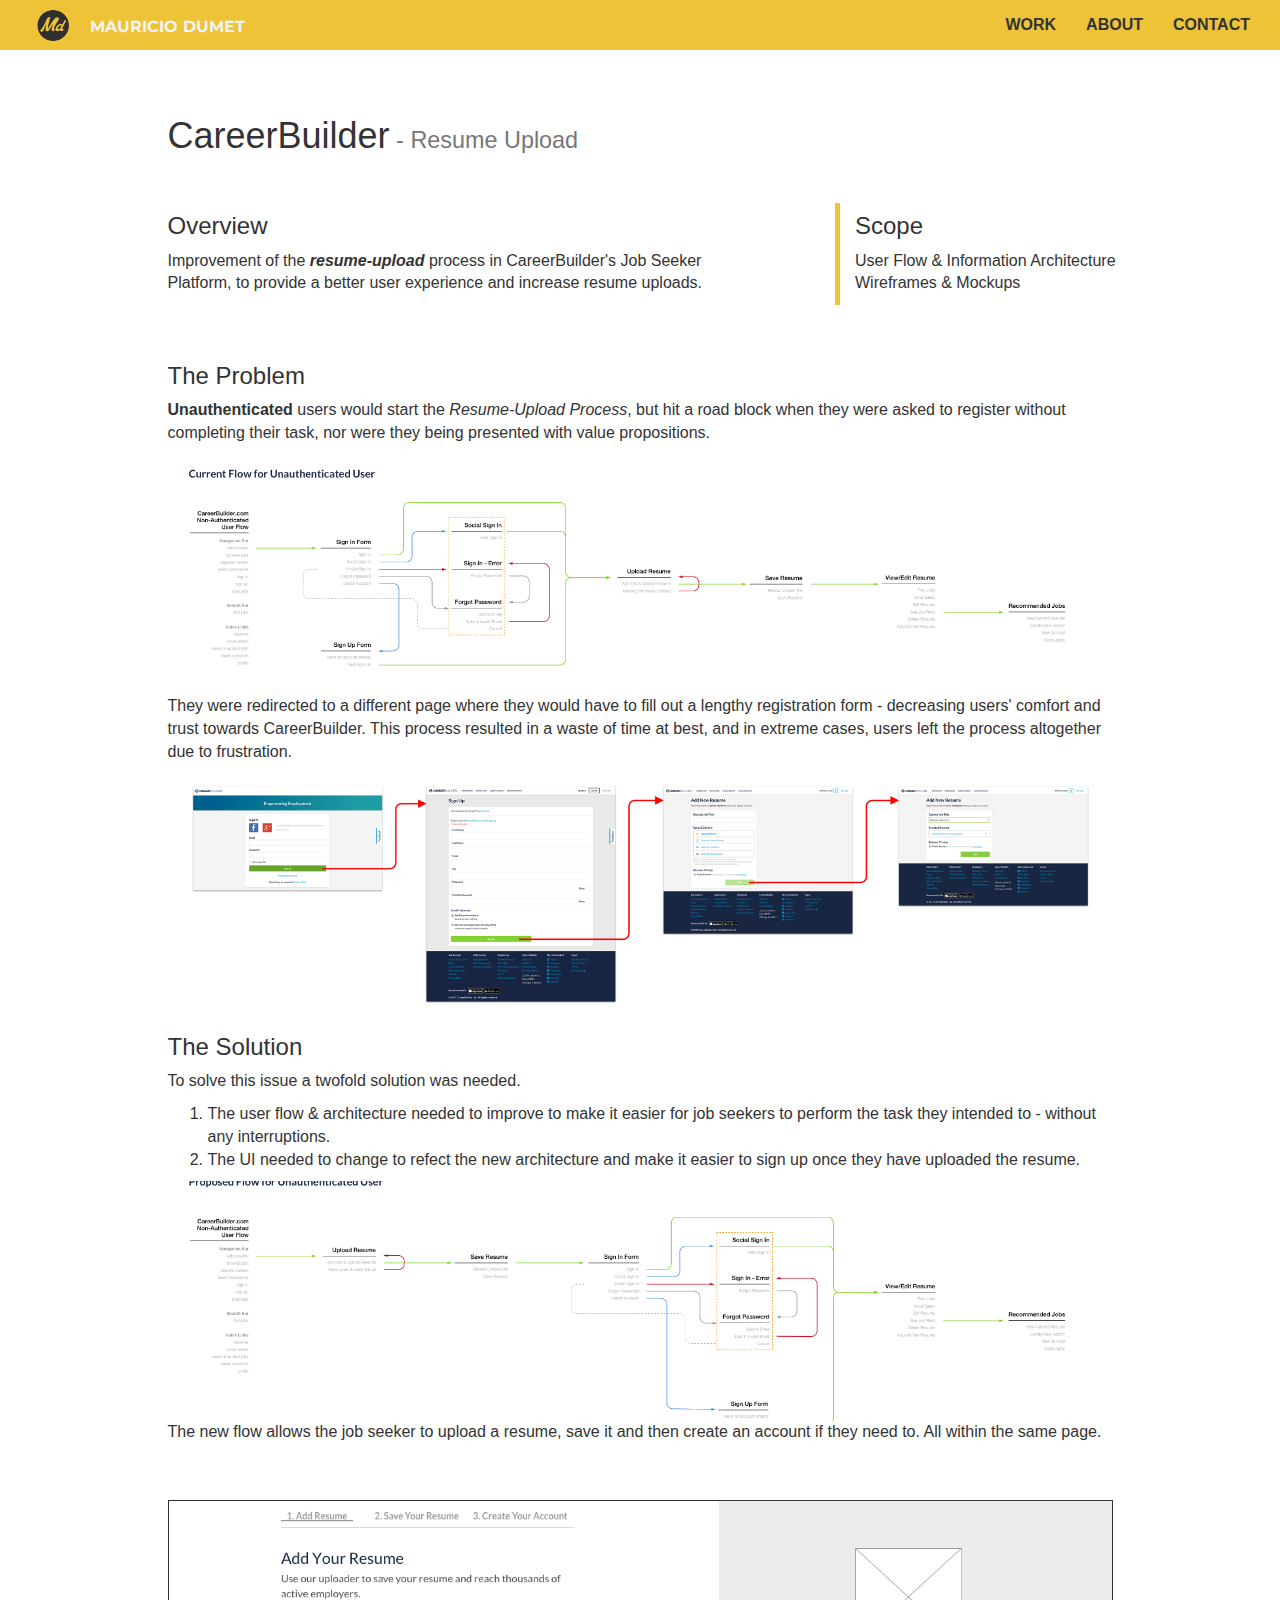
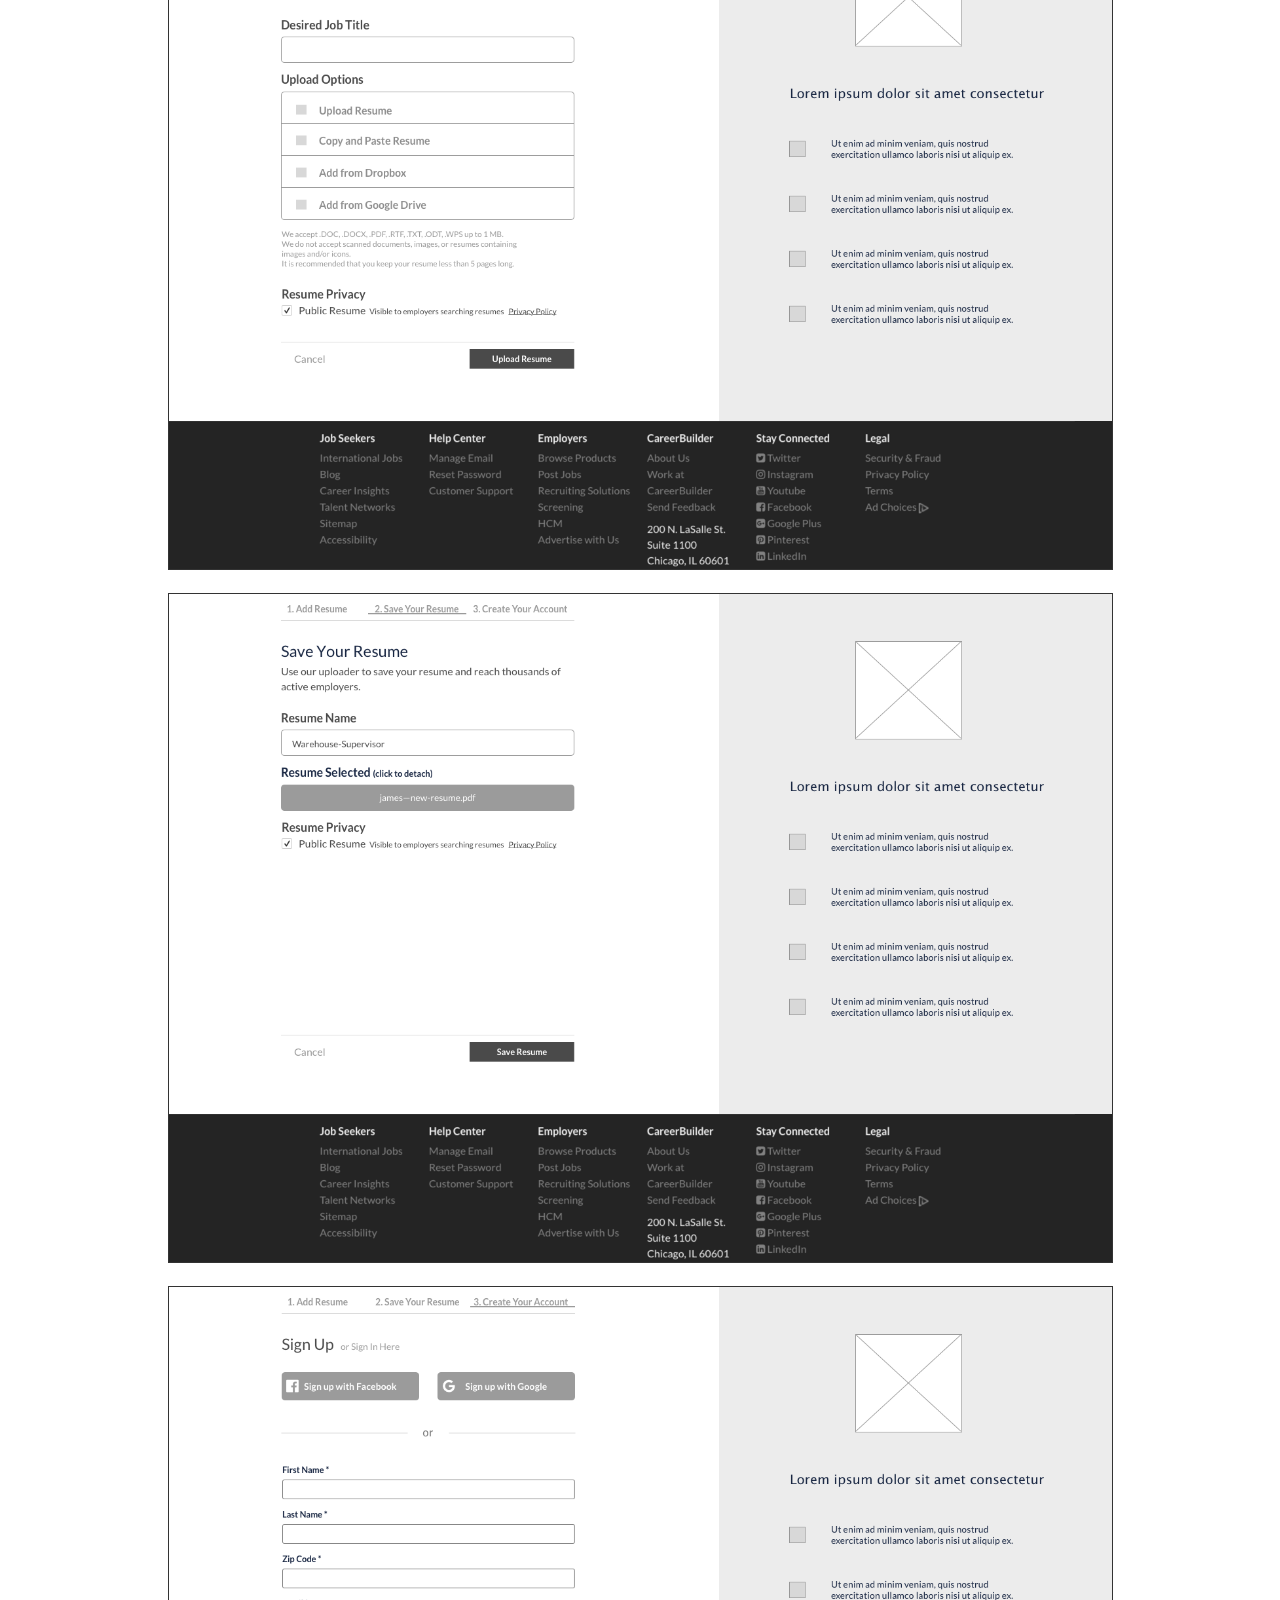
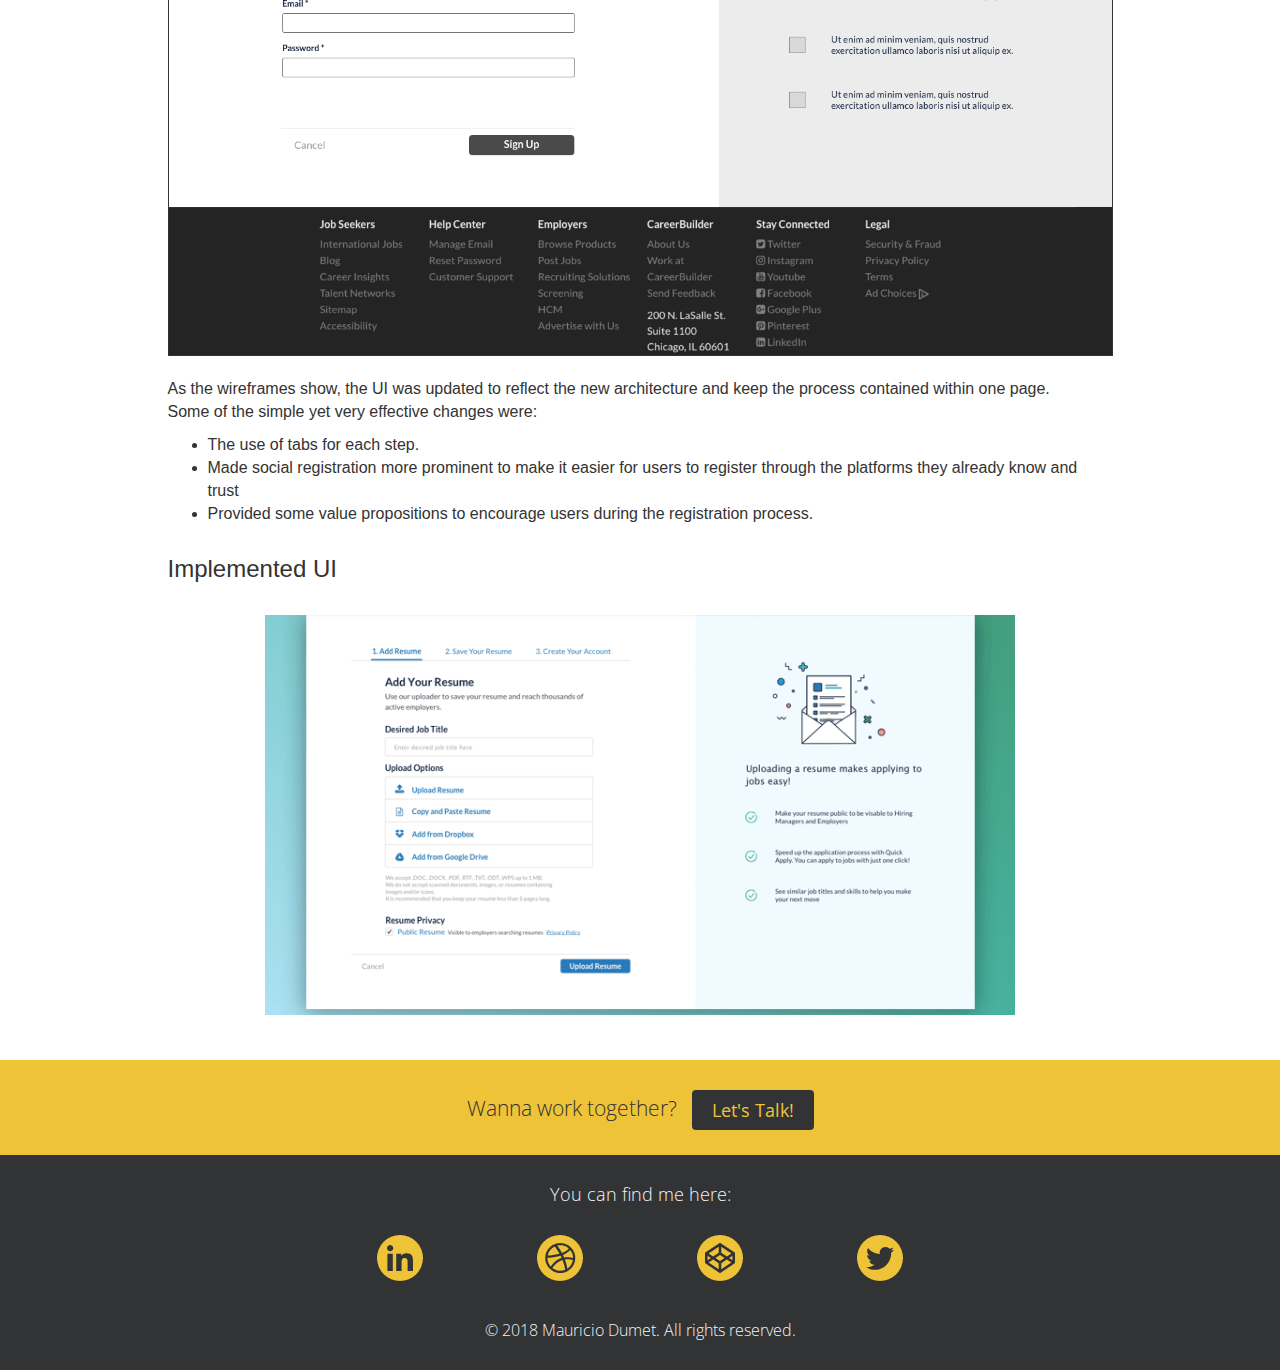
<file: projects/cb-resume.html>
<!-- 
==========================================================================================================================================================
==========================================================================================================================================================
==========================================================================================================================================================
====*     *===*     *==*      *=====*  *====*  *==*     *===*     *==*        *==*          *=========*        *==*         *==*     *===*     *==========
====*  **  *=*  **  *==*  *==*  *===*  *====*  *==*  **  *=*  **  *==*  *============*  *=============*  *========*  *===*  *==*  **  *=*  **  *==========
====*  *=*  *  *=*  *==*  *===*  *==*  *====*  *==*  *=*  *  *=*  *==*     *=========*  *=============*  *========*  *===*  *==*  *=*  *  *=*  *==========
====*  *==*   *==*  *==*  *==*  *===*   *==*   *==*  *==*   *==*  *==*  *============*  *======   ====*  *========*  *===*  *==*  *==*   *==*  *==========
====*  *=========*  *==*      *======*        *===*  *=========*  *==*        *======*  *======   ====*        *==*         *==*  *=========*  *==========
==========================================================================================================================================================
==========================================================================================================================================================
==============================  Portfolio Site for Atlanta-based UX Designer | Front-end Developer - Mauricio Dumet ======================================
==========================================================================================================================================================
==========================================================================================================================================================
==========================================================================================================================================================
 -->

<!DOCTYPE html>
<html lang="en">
  <head>
    <meta charset="utf-8">
    <meta http-equiv="X-UA-Compatible" content="IE=edge">
    <meta name="viewport" content="width=device-width, initial-scale=1">
    <!-- The above 3 meta tags *must* come first in the head; any other head content must come *after* these tags -->
    <meta name="description" content="Portfolio Site for Atlanta-based Interactive Designer and Front-End Developer - Mauricio Dumet">
    <meta name="author" content="Mauricio Dumet - mdumet.com">

    <!--  FAVICON -->
    <link rel="icon" type="image/png" sizes="32x32" href="../assets/img/global/favicon-32x32.png">

    <title>Mauricio Dumet - Interaction Designer (UI/UX) in Atlanta</title>

    <!-- Bootstrap core CSS -->
    <link href="../assets/css/bootstrap.min.css" rel="stylesheet">


    <link href="https://fonts.googleapis.com/css?family=Montserrat:700|Open+Sans:300,400" rel="stylesheet">

    <!-- my styles -->
    <link href="../assets/css/mdumet-styles.css" rel="stylesheet">
    <link href="../assets/css/mdumet-project-imgs.css" rel="stylesheet">

    <!-- IE10 viewport hack for Surface/desktop Windows 8 bug -->
    <link href="../assets/css/ie10-viewport-bug-workaround.css" rel="stylesheet">

    <!-- Custom styles for this template -->
    <link href="../assets/css/jumbotron.css" rel="stylesheet">

    <!-- FontAwesome -->
    <script defer src="../assets/js/fontawesome-all.js"></script>
    
    <!-- HTML5 shim and Respond.js for IE8 support of HTML5 elements and media queries -->
    <!--[if lt IE 9]>
      <script src="https://oss.maxcdn.com/html5shiv/3.7.3/html5shiv.min.js"></script>
      <script src="https://oss.maxcdn.com/respond/1.4.2/respond.min.js"></script>
    <![endif]-->
  </head>

  <body>

    <nav class="navbar navbar-fixed-top">
      <div class="container-fluid">
        <div class="navbar-header">
          <button type="button" class="navbar-toggle collapsed" data-toggle="collapse" data-target="#navbar" aria-expanded="false" aria-controls="navbar">
            <span class="sr-only">Toggle Navigation</span>
            <span class="icon-bar"></span>
            <span class="icon-bar"></span>
            <span class="icon-bar"></span>
          </button>
          <a class="navbar-brand" href="#"><img class="logo" alt="Mauricio Dumet Design - icon" src="../assets/img/global/logo-small.svg"></a>
          <span class="title">Mauricio Dumet</span>
        </div>
        <div id="navbar" class="navbar-collapse collapse">
          <ul class="nav navbar-nav navbar-right">
            <li><a href="../index.html">Work</a></li>
            <li><a href="../about.html">About</a></li>
            <!-- <li><a href="#">Resume</a></li> -->
            <li><a href="mailto:info@mdumet.com">Contact</a></li>
          </ul>
        </div><!--/.navbar-collapse -->
      </div>
    </nav>

    <!-- Project Img -->
    
    <div class="container project-container">
       <div class="row">
        <br><br>
        <div class="col-xs-12 col-sm-offset-1 col-sm-6 project-overview">
          <h1>CareerBuilder<span class="small"> - Resume Upload</span></h1>
        </div>
      </div>
<br>
    <!-- Project Overview -->
      <div class="row">
        <div class="col-xs-12 col-sm-offset-1 col-sm-6 project-overview">
          <h3>Overview</h3>
          <p>Improvement of the <strong><em>resume-upload</em></strong> process in CareerBuilder's Job Seeker Platform, to provide a better user experience and increase resume uploads.
          </p>
        </div>

        <div class="col-xs-12 col-sm-offset-1 col-sm-4 project-scope">
          <h3>Scope</h3>
          <ul>
            <li>User Flow &amp; Information Architecture</li>
            <li>Wireframes &amp; Mockups</li>
          </ul>
        </div>
      </div>
<br>
      <div class="row">
        <div class="col-xs-12 col-sm-offset-1 col-sm-10 project">
          <h3>The Problem</h3>
          <p><strong>Unauthenticated</strong> users would start the <em>Resume-Upload Process</em>, but hit a road block when they were asked to register without completing their task, nor were they being presented with value propositions.</p> 
        </div>
        <div class="col-xs-12 col-sm-offset-1 col-sm-10">
          <div class="unauth-flow-old"></div>
        </div>
        <div class="col-xs-12 col-sm-offset-1 col-sm-10">
          <p>They were redirected to a different page where they would have to fill out a lengthy registration form - decreasing users' comfort and trust towards CareerBuilder. This process resulted in a waste of time at best, and in extreme cases, users left the process altogether due to frustration.</p>
        </div>
        <div class="col-xs-12 col-sm-offset-1 col-sm-10">
          <div class="current-screens"></div>
        </div>
      </div>

      <!-- <br> -->

      <div class="row">
        <div class="col-xs-12 col-sm-offset-1 col-sm-10">
          <h3>The Solution</h3>
          <p>To solve this issue a twofold solution was needed. 
            <ol>
              <li>The user flow &amp; architecture needed to improve to make it easier for job seekers to perform the task they intended to - without any interruptions.</li>
              <li>The UI needed to change to refect the new architecture and make it easier to sign up once they have uploaded the resume.</li>
            </ol>
          </p>
        </div>
        <div class="col-xs-12 col-sm-offset-1 col-sm-10">
          <div class="unauth-flow-new"></div>
        </div>
        <div class="col-xs-12 col-sm-offset-1 col-sm-10">
          <p>The new flow allows the job seeker to upload a resume, save it and then create an account if they need to. All within the same page.</p>
          <br>
        </div>

        <div class="col-xs-12 col-sm-offset-1 col-sm-10">
        <br>
          <div class="resume-wire1"></div>
        </div>
        <div class="col-xs-12 col-sm-offset-1 col-sm-10">
        <br>
          <div class="resume-wire2"></div>
        </div>
        <div class="col-xs-12 col-sm-offset-1 col-sm-10">
        <br>
          <div class="resume-wire3"></div>
        </div>
        <div class="col-xs-12 col-sm-offset-1 col-sm-10">
        <br>
          <p>As the wireframes show, the UI was updated to reflect the new architecture and keep the process contained within one page. <br>Some of the simple yet very effective changes were:
            <ul>
              <li>The use of tabs for each step.</li>
              <li>Made social registration more prominent to make it easier for users to register through the platforms they already know and trust</li>
              <li>Provided some value propositions to encourage users during the registration process.</li>
          </p>
        </div>
      </div>

      <div class="row">
        <div class="col-xs-12 col-sm-offset-1 col-sm-10">
          <h3>Implemented UI</h3>
          <br>
        </div>
        <div class="col-xs-12 col-sm-offset-2 col-sm-8">
          <div class="resume-ui"></div>
        </div>
      </div>

    </div> <!-- /container -->
<br><br>
    <div class="jumbotron cta">
      <div class="container">
        <p>Wanna work together? &nbsp; <a class="btn btn-primary btn-lg" href="mailto:info@mdumet.com" role="button">Let's Talk!</a></p>
      </div>
    </div>

    <!-- <div class="container-fluid"> -->
      <footer>

        <h4>You can find me here:</h4>

        <div class="footer-links">
          <ul>
            <li><a href="https://www.linkedin.com/in/mauricio-dumet-05033067" class="icon-linkedin" target="_blank" id="footer-linkedin" data-toggle="tooltip" title="LinkedIn">LinkedIn</a></li>
            <li><a href="https://dribbble.com/mauriciodumet" class="icon-dribbble" target="_blank" id="footer-dribbble" data-toggle="tooltip" title="Dribbble">Dribbble</a></li>
            <li><a href="https://codepen.io/mdumet/" class="icon-codepen" target="_blank" id="footer-codepen" data-toggle="tooltip" title="Codepen">Codepen</a></li>
            <li><a href="https://twitter.com/mauriciodumet" class="icon-twitter" target="_blank" id="footer-twitter" data-toggle="tooltip" title="Twitter">Twitter</a></li>
          </ul>
        </div>

<!--         <div class="container">
          <hr>
        </div> -->

        <div class="copyright">
          <p>&copy; 2018 Mauricio Dumet. All rights reserved.</p>
        </div>
      </footer>
    <!-- </div> -->

    <!-- Bootstrap core JavaScript
    ================================================== -->
    <!-- Placed at the end of the document so the pages load faster -->
    <script src="https://ajax.googleapis.com/ajax/libs/jquery/1.12.4/jquery.min.js"></script>
    <script>window.jQuery || document.write('<script src="../assets/js/vendor/jquery.min.js"><\/script>')</script>
    <script src="../assets/js/bootstrap.min.js"></script>
    <script type="text/javascript" src="../assets/js/mdumet-js.js"></script>

    <!-- IE10 viewport hack for Surface/desktop Windows 8 bug -->
    <script src="../assets/js/ie10-viewport-bug-workaround.js"></script>

  </body>
</html>
</file>
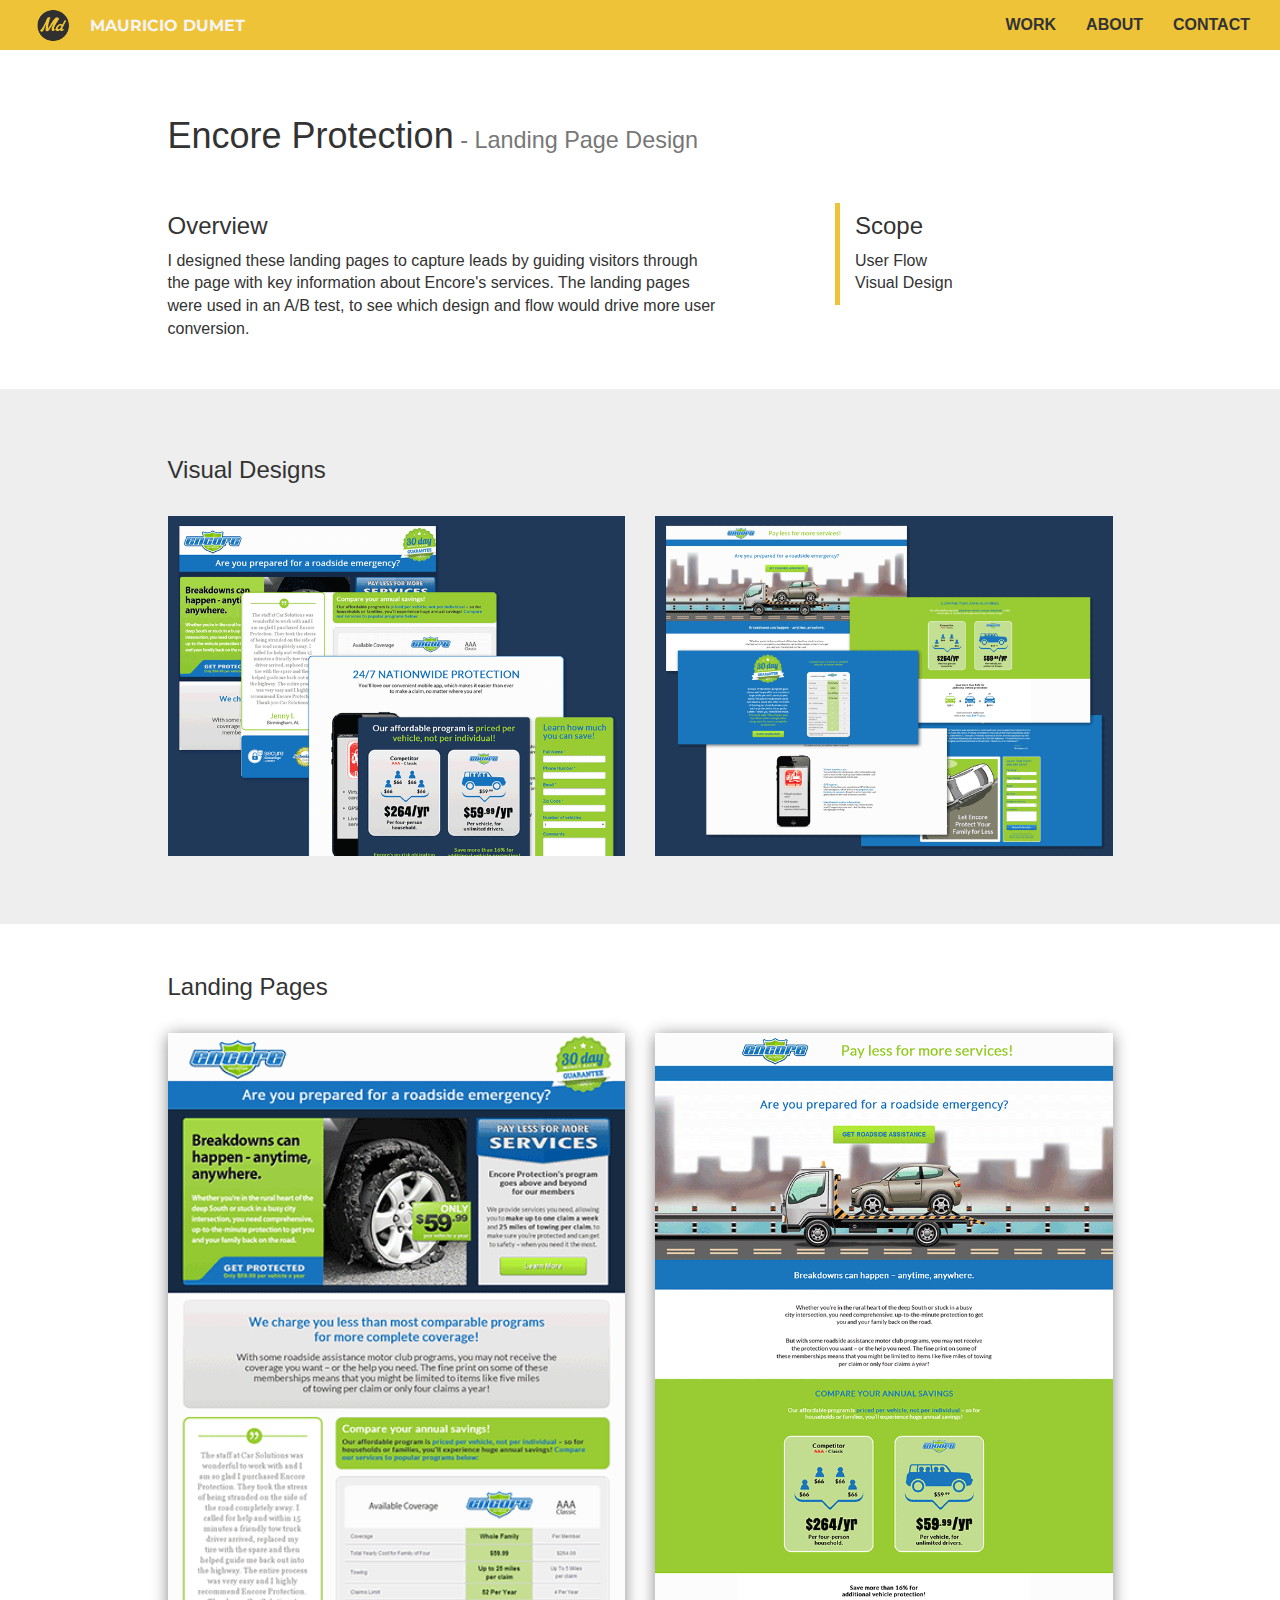
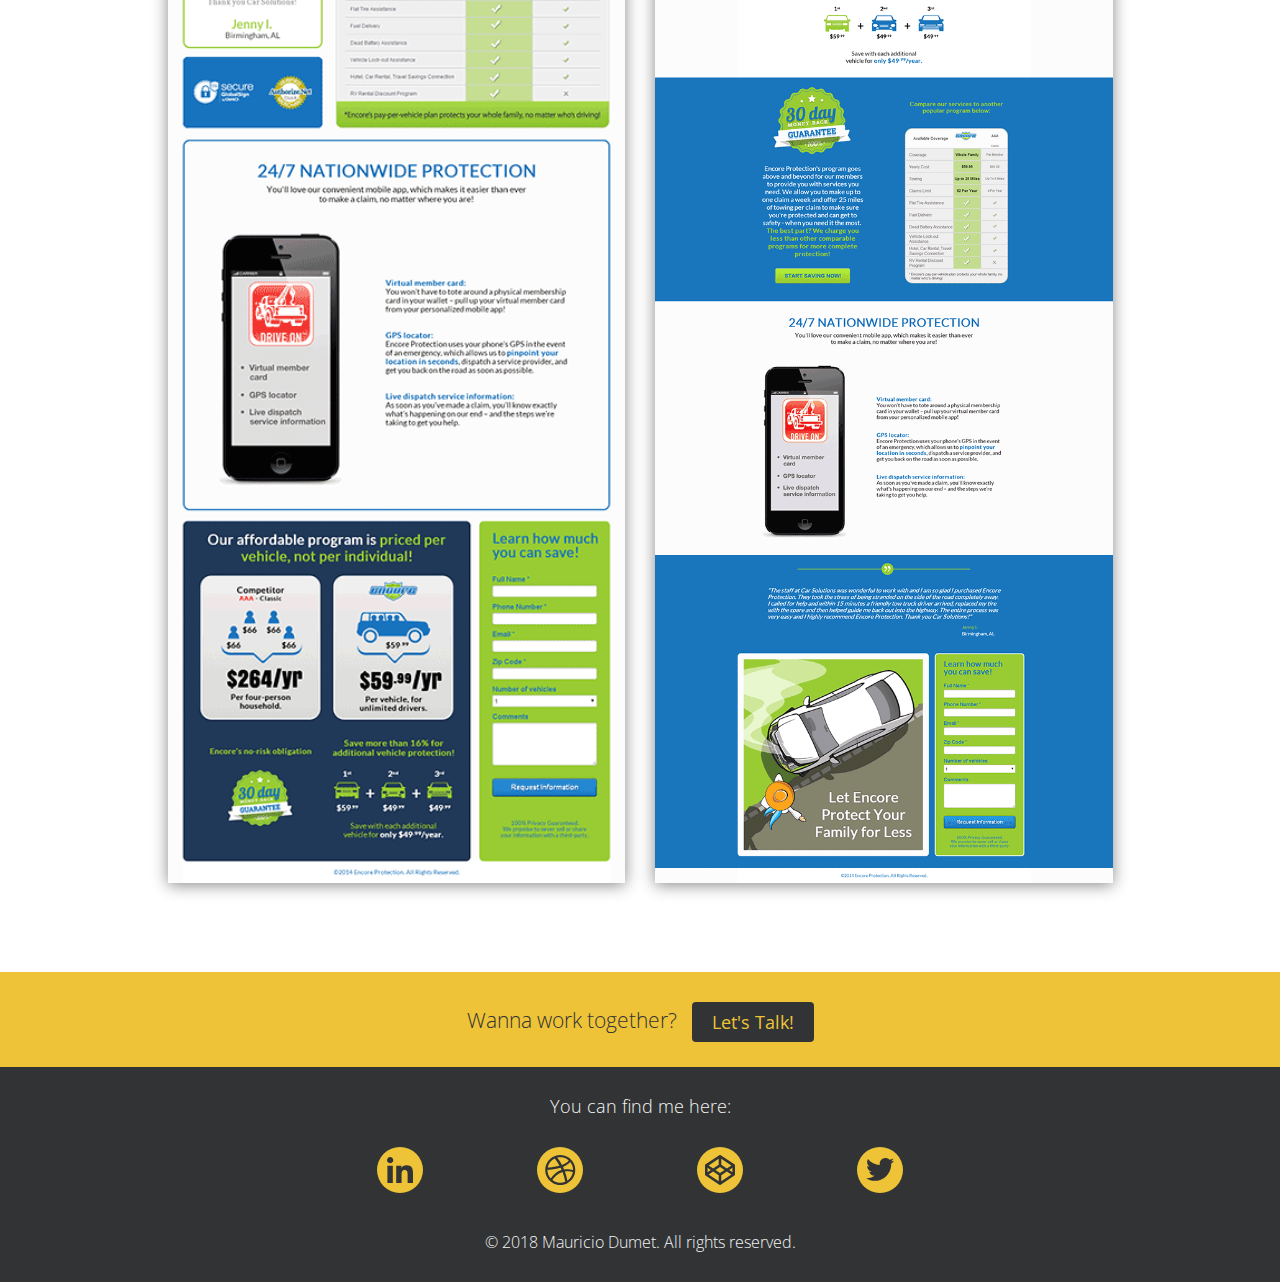
<file: projects/encore.html>
<!-- 
==========================================================================================================================================================
==========================================================================================================================================================
==========================================================================================================================================================
====*     *===*     *==*      *=====*  *====*  *==*     *===*     *==*        *==*          *=========*        *==*         *==*     *===*     *==========
====*  **  *=*  **  *==*  *==*  *===*  *====*  *==*  **  *=*  **  *==*  *============*  *=============*  *========*  *===*  *==*  **  *=*  **  *==========
====*  *=*  *  *=*  *==*  *===*  *==*  *====*  *==*  *=*  *  *=*  *==*     *=========*  *=============*  *========*  *===*  *==*  *=*  *  *=*  *==========
====*  *==*   *==*  *==*  *==*  *===*   *==*   *==*  *==*   *==*  *==*  *============*  *======   ====*  *========*  *===*  *==*  *==*   *==*  *==========
====*  *=========*  *==*      *======*        *===*  *=========*  *==*        *======*  *======   ====*        *==*         *==*  *=========*  *==========
==========================================================================================================================================================
==========================================================================================================================================================
==============================  Portfolio Site for Atlanta-based UX Designer | Front-end Developer - Mauricio Dumet ======================================
==========================================================================================================================================================
==========================================================================================================================================================
==========================================================================================================================================================
 -->

<!DOCTYPE html>
<html lang="en">
  <head>
    <meta charset="utf-8">
    <meta http-equiv="X-UA-Compatible" content="IE=edge">
    <meta name="viewport" content="width=device-width, initial-scale=1">
    <!-- The above 3 meta tags *must* come first in the head; any other head content must come *after* these tags -->
    <meta name="description" content="Portfolio Site for Atlanta-based Interactive Designer and Front-End Developer - Mauricio Dumet">
    <meta name="author" content="Mauricio Dumet - mdumet.com">

    <!--  FAVICON -->
    <link rel="icon" type="image/png" sizes="32x32" href="../assets/img/global/favicon-32x32.png">

    <title>Mauricio Dumet - Interaction Designer (UI/UX) in Atlanta</title>

    <!-- Bootstrap core CSS -->
    <link href="../assets/css/bootstrap.min.css" rel="stylesheet">


    <link href="https://fonts.googleapis.com/css?family=Montserrat:700|Open+Sans:300,400" rel="stylesheet">

    <!-- my styles -->
    <link href="../assets/css/mdumet-styles.css" rel="stylesheet">
    <link href="../assets/css/mdumet-project-imgs.css" rel="stylesheet">


    <!-- IE10 viewport hack for Surface/desktop Windows 8 bug -->
    <link href="../assets/css/ie10-viewport-bug-workaround.css" rel="stylesheet">

    <!-- Custom styles for this template -->
    <link href="../assets/css/jumbotron.css" rel="stylesheet">

    <!-- FontAwesome -->
    <script defer src="../assets/js/fontawesome-all.js"></script>
    
    <!-- HTML5 shim and Respond.js for IE8 support of HTML5 elements and media queries -->
    <!--[if lt IE 9]>
      <script src="https://oss.maxcdn.com/html5shiv/3.7.3/html5shiv.min.js"></script>
      <script src="https://oss.maxcdn.com/respond/1.4.2/respond.min.js"></script>
    <![endif]-->



    <!-- Google Tag Manager -->
    <noscript><iframe src="//www.googletagmanager.com/ns.html?id=GTM-5MHG32"
    height="0" width="0" style="display:none;visibility:hidden"></iframe></noscript>
    <script>(function(w,d,s,l,i){w[l]=w[l]||[];w[l].push({'gtm.start':
    new Date().getTime(),event:'gtm.js'});var f=d.getElementsByTagName(s)[0],
    j=d.createElement(s),dl=l!='dataLayer'?'&l='+l:'';j.async=true;j.src=
    '//www.googletagmanager.com/gtm.js?id='+i+dl;f.parentNode.insertBefore(j,f);
    })(window,document,'script','dataLayer','GTM-5MHG32');</script>
    <!-- End Google Tag Manager -->

    
  
  </head>

  <body>

    <nav class="navbar navbar-fixed-top">
      <div class="container-fluid">
        <div class="navbar-header">
          <button type="button" class="navbar-toggle collapsed" data-toggle="collapse" data-target="#navbar" aria-expanded="false" aria-controls="navbar">
            <span class="sr-only">Toggle Navigation</span>
            <span class="icon-bar"></span>
            <span class="icon-bar"></span>
            <span class="icon-bar"></span>
          </button>
          <a class="navbar-brand" href="../index.html"><img class="logo" alt="Mauricio Dumet Design - icon" src="../assets/img/global/logo-small.svg">
          <span class="title">Mauricio Dumet</span></a>
        </div>
        <div id="navbar" class="navbar-collapse collapse">
          <ul class="nav navbar-nav navbar-right">
            <li><a href="../index.html">Work</a></li>
            <li><a href="../about.html">About</a></li>
            <!-- <li><a href="#">Resume</a></li> -->
            <li><a href="mailto:info@mdumet.com">Contact</a></li>
          </ul>
        </div><!--/.navbar-collapse -->
      </div>
    </nav>

    
    <div class="container project-container">
      <br><br>
       <div class="row">
        <div class="col-xs-12 col-sm-offset-1 col-sm-6 project-overview">
          <h1>Encore Protection<span class="small"> - Landing Page Design</span></h1>
        </div>
      </div>
<br>
    <!-- Project Overview -->
      <div class="row">
        <div class="col-xs-12 col-sm-offset-1 col-sm-6 project-overview">
          <h3>Overview</h3>
          <p>I designed these landing pages to capture leads by guiding visitors through the page with key information about Encore's services. The landing pages were used in an A/B test, to see which design and flow would drive more user conversion.
          </p>
        </div>

        <div class="col-xs-12 col-sm-offset-1 col-sm-4 project-scope">
          <h3>Scope</h3>
          <ul>
            <li>User Flow</li>
            <li>Visual Design</li>
          </ul>
        </div>
      </div>
    </div>
<br>
    <div class="jumbotron">
      <div class="container">
        <div class="row">
          <div class="col-xs-12 col-sm-offset-1 col-sm-10 project">
            <h3>Visual Designs</h3>
          </div>
        </div>  

      <br>
      
        <div class="row">
          <div class="col-xs-12 col-sm-offset-1 col-sm-5">
            <div class="project-img encore-1"></div>
          </div>

          <div class="col-xs-12 col-sm-5">
            <div class="project-img encore-2"></div>
          </div>
        </div>
      </div>
    </div>

    <div class="container">
      <div class="row">
        <div class="col-xs-12 col-sm-offset-1 col-sm-10 project">
          <h3>Landing Pages</h3>
        </div>
      </div>

      <br>

      <div class="row">
        <div class="col-xs-12 col-sm-offset-1 col-sm-5">
          <div class="project-img encore-1-all"></div>
        </div>

        <div class="col-xs-12 col-sm-5">
          <div class="project-img encore-2-all"></div>
        </div>        
      </div>
    </div>  
<br>
    

<br><br>
    <div class="jumbotron cta">
      <div class="container">
        <p>Wanna work together? &nbsp; <a class="btn btn-primary btn-lg" href="mailto:info@mdumet.com" role="button">Let's Talk!</a></p>
      </div>
    </div>

    <!-- <div class="container-fluid"> -->
      <footer>

        <h4>You can find me here:</h4>

        <div class="footer-links">
          <ul>
            <li><a href="https://www.linkedin.com/in/mauricio-dumet-05033067" class="icon-linkedin" target="_blank" id="footer-linkedin" data-toggle="tooltip" title="LinkedIn">LinkedIn</a></li>
            <li><a href="https://dribbble.com/mauriciodumet" class="icon-dribbble" target="_blank" id="footer-dribbble" data-toggle="tooltip" title="Dribbble">Dribbble</a></li>
            <li><a href="https://codepen.io/mdumet/" class="icon-codepen" target="_blank" id="footer-codepen" data-toggle="tooltip" title="Codepen">Codepen</a></li>
            <li><a href="https://twitter.com/mauriciodumet" class="icon-twitter" target="_blank" id="footer-twitter" data-toggle="tooltip" title="Twitter">Twitter</a></li>
          </ul>
        </div>

<!--         <div class="container">
          <hr>
        </div> -->

        <div class="copyright">
          <p>&copy; 2018 Mauricio Dumet. All rights reserved.</p>
        </div>
      </footer>
    <!-- </div> -->

    <!-- Bootstrap core JavaScript
    ================================================== -->
    <!-- Placed at the end of the document so the pages load faster -->
    <script src="https://ajax.googleapis.com/ajax/libs/jquery/1.12.4/jquery.min.js"></script>
    <script>window.jQuery || document.write('<script src="../assets/js/vendor/jquery.min.js"><\/script>')</script>
    <script src="../assets/js/bootstrap.min.js"></script>
    <script type="text/javascript" src="../assets/js/mdumet-js.js"></script>

    <!-- IE10 viewport hack for Surface/desktop Windows 8 bug -->
    <script src="../assets/js/ie10-viewport-bug-workaround.js"></script>

  </body>
</html>
</file>
<file: assets/css/mdumet-styles.css>
/*==========================================================================================================================================================*/
/*==========================================================================================================================================================*/
/*==========================================================================================================================================================*/
/*====*     *===*     *==*      *=====*  *====*  *==*     *===*     *==*        *==*          *=========*        *==*         *==*     *===*     *==========*/
/*====*  **  *=*  **  *==*  *==*  *===*  *====*  *==*  **  *=*  **  *==*  *============*  *=============*  *========*  *===*  *==*  **  *=*  **  *==========*/
/*====*  *=*  *  *=*  *==*  *===*  *==*  *====*  *==*  *=*  *  *=*  *==*     *=========*  *=============*  *========*  *===*  *==*  *=*  *  *=*  *==========*/
/*====*  *==*   *==*  *==*  *==*  *===*   *==*   *==*  *==*   *==*  *==*  *============*  *======   ====*  *========*  *===*  *==*  *==*   *==*  *==========*/
/*====*  *=========*  *==*      *======*        *===*  *=========*  *==*        *======*  *======   ====*        *==*         *==*  *=========*  *==========*/
/*==========================================================================================================================================================*/
/*==========================================================================================================================================================*/
/*==============================  Portfolio Site for Atlanta-based UX Designer | Front-end Developer - Mauricio Dumet ======================================*/
/*==========================================================================================================================================================*/
/*==========================================================================================================================================================*/
/*==========================================================================================================================================================*/




/*===========================================================================================================*/
/*===========================================================================================================*/
/*==================================                              ===========================================*/
/* =================================         Global Styles        ========================================== */
/*==================================                              ===========================================*/
/*===========================================================================================================*/
/*===========================================================================================================*/



/* === Global Styles - X-Small Screen === */

body {
	font-size: 16px;
}

/* =================================         Navbar        ========================================== */
.navbar {
	height: 50px;
	background-color: #efc337; 
}

.navbar-brand {
    float: left;
    height: 50px;
    padding: 9px 15px;
    font-size: 18px;
    line-height: 20px;
}

img.logo {
    background-color: #efc337;
    border-radius: 50%;
    border: 2px solid #efc337;
    height: 34px;
 }

 .navbar-header .title {
    position: absolute;
    top: 15px;
    left: 65px;
 	visibility: visible;
 	font-size: 16px;
	color: #f4f4f4;
	 	font-family: 'Montserrat', sans-serif;
	 	font-weight: 700;
	 	text-transform: uppercase;
 }


.navbar-inverse {
	box-shadow: 0px 0px 10px #313335;
    background-color: #313335;
}

.navbar .navbar-toggle .icon-bar {
    background-color: #313335;
}

.navbar-inverse .navbar-toggle .icon-bar {
    background-color: #efc337;
}

.navbar .navbar-nav>li>a {
	color: #313335;
	font-weight:bold;
	text-transform:uppercase;
	text-align:center;
}

.navbar-inverse .navbar-nav>li>a {
    color: #efc337;
    font-weight:bold;
    text-transform:uppercase;
    text-align:center;
}

.navbar-collapse {
	background-color: #313335;
	border-top: 1px;
}

.navbar-collapse .navbar-nav>li>a {
	color: #efc337;
}

.navbar-collapse .navbar-nav>li>a:hover {
	color: #f4f4f4;
	background-color: transparent;
}


/* =================================         H2 - Title        ========================================== */

h2.title {
	padding-left: 15px;
	font-family: 'Montserrat', sans-serif;
	font-weight: 700;
}



/* =================================         Footer        ========================================== */

footer{
	position:relative;
	float:left;
	width:100%;
	height:auto;
	background-color:#313335;
}

footer h4{
	text-align:center;
	width:100%;
	font-family: 'Open Sans', sans-serif;
	font-weight: 300;
	font-size: 18px;
	margin:30px auto 20px;
	color: #f4f4f4;
}

footer .footer-links{
	position:relative;
	width:90%;
	height:50px;
	margin:35px 5% 10px;
}

footer .footer-links ul{
	width:100%;
	margin:0;
	padding:0;
}

footer .footer-links ul li{
	position:relative;
	float:left;
	list-style:none;
	width:25%;
	line-height:30px;
}

footer .footer-links ul li a{
	position:relative;
	left:50%;
	float:left;
	width:46px;
	height:46px;
	overflow:hidden;
	text-indent:-9999px;
	margin:0;
	margin-left:-23px;
	border-radius:50%;
}

footer ul li a.icon-linkedin{background:url(../img/global/icon-linkedin.svg) no-repeat center #efc337;}

footer ul li a.icon-dribbble{background:url(../img/global/icon-dribbble.svg) no-repeat center #efc337;}

footer ul li a.icon-codepen{background:url(../img/global/icon-codepen.svg) no-repeat center #efc337;}

footer ul li a.icon-twitter{background:url(../img/global/icon-twitter.svg) no-repeat center #efc337;}

footer .copyright{
	text-align:center;
	width:100%;
	height:60px;
	padding:30px 40px 0;
	margin-bottom: 20px;
	clear:left;
	color: #f4f4f4;
	font-family: 'Open Sans', sans-serif;
	font-weight: 300;
	line-height:16px;font-size:14px;
}



/* === Global Styles - Small Screen === */

@media (min-width: 768px) {

	/*Navbar*/

	.navbar {
		height: 50px;
		background-color: #efc337;
		transition:all 0.5s ease;
	}

	.navbar-inverse{
		background-color:#313335;
	}


	.navbar .container-fluid {
	    padding-left: 0;
	    padding-right: 0;
	}

	.navbar .navbar-header {
		padding-left: 30px;
	}

	.navbar-brand {
	    float: left;
	    padding: 7.5px 15px 7.55px 20px; 
	    transition:all 0.5s ease;
	}


	img.logo {
	    height: 35px;
	}

	.navbar-header .title {
	    position: absolute;
	    top: 16px;
	    left: 90px;
	 	color: #f4f4f4;
	 	font-family: 'Montserrat', sans-serif;
	 	font-weight: 700;
	 	text-transform: uppercase;
	 	visibility: visible;
	 }

	.navbar-toggle {
	    padding: 10px 10px;
	    margin-top: 15px;
	    margin-right: 15px;
	    margin-bottom: 8px;
	}

	.navbar .navbar-nav {
	    padding-right: 30px;
	}

	.navbar .navbar-nav>li>a {
	    color: #313335;
	    font-weight:bold;
	    text-transform:uppercase;
	    text-align:center;
	    background-color: transparent;
	}

	.navbar .navbar-nav>li>a:hover {
	    cursor:pointer;
	    color: #f4f4f4;
	    border-bottom:2px #313335 solid;
	    padding-bottom:5px;
	}

	.navbar-inverse .navbar-nav>li>a {
	    color: #efc337;
	    font-weight:bold;
	    text-transform:uppercase;
	    text-align:center;
	    background-color: transparent;
	}

	.navbar-inverse .navbar-nav>li>a:hover {
	    cursor:pointer;
	    color: #efc337;
	    border-bottom:2px #f4f4f4 solid;
	    padding-bottom:5px;
	}

	.navbar .navbar-collapse {
		background-color: #efc337;
	}

	.navbar-inverse .navbar-collapse {
		background-color: #313335;
	}


	/* =================================         Footer        ========================================== */

	footer{height:auto}

	footer .footer-links{
		width:50%;
		margin:30px 25% 25px;
	}

	footer ul{
		width:100%;
		margin:0;
		padding:0 20px;
	}

	footer ul li{
		width:25%;
		margin-left:0;
		padding:0;
		line-height:30px;
		display:inline-block;
	}

	footer ul li a{
		position:relative;
		left:50%;
		margin-left:-23px;
	}

	footer .copyright{
		text-align:center;
		width:100%;
		height:60px;
		margin:0 auto;
		padding:0;
	}

	footer .copyright p{
		line-height:40px;
		font-size:16px !important;
		margin:0;
	}	

}

/* === Global Styles - Medium Screen === */

@media (min-width: 992px) {

}

a:hover {
	cursor: pointer;
}

/*===========================================================================================================*/
/*===========================================================================================================*/
/* =================================         Work Styles        ============================================ */
/*===========================================================================================================*/
/*===========================================================================================================*/

/* === Work Styles - X-Small Screen === */

/*Jumbotron*/

.jumbotron.main {
	background-color: #efc337;
	padding-bottom: 15px;
	padding-top: 0px;
    margin-bottom: 0;
}

.jumbotron.main h1 {
	color: #f4f4f4;
	font-family: 'Montserrat', sans-serif;
	font-weight: 700;
	text-align: center;
}

.jumbotron.main h2 {
	color: #313335;
	font-family: 'Open Sans', sans-serif;
	font-weight: 400;
	text-align: center;
	margin-top: 10px;
}

.jumbotron.main p {
	color: #313335;
	margin-bottom: 35px;
	font-family: 'Open Sans', sans-serif;
	font-weight: 300;
	text-align: center;
	margin-top: 10px;
}

.jumbotron.cstudies {
	background-color: #ffffff;
	margin-bottom: 0;
    padding-bottom: 10px;	
}



/*CTA*/
.jumbotron.cta {
	background-color: #efc337;
	margin-top: 0;
	margin-bottom: 0;
	padding-top: 30px;
	padding-bottom: 10px;
}

.jumbotron.cta p {
	color: #313335;
	font-family: 'Open Sans', sans-serif;
	font-weight: 300;
	text-align: center;
}

.btn-primary {
	color: #efc337;
	background-color: #313335;
	border: none;
}

.btn-primary:hover, .btn-primary:active, .btn-primary:focus {
	color: #efc337;
	background-color: #5a5b5d;
	border: none;
    outline: none;
}

.btn-lg {
	padding: 8px 20px;
    font-size: 18px;
    border-radius: 4px;

}

.visit {
	width: 100%;

    color: #313335;
	background-color: transparent;
    padding: 10px 15px;
    border: 1px solid #313335;
}

.visit:hover {

    color: #313335;
    border: 1px solid #313335;
	background-color: #efc337;	
}


/* === Work Styles - Small Screen === */

@media (min-width: 768px) {
	.jumbotron.main {
/*		padding-bottom: 15px;
		padding-top: 0px;*/
	}
	.jumbotron.main h1 {
		font-size: 42px;
	}
	.jumbotron.main p {
		margin-top: 10px;
	}
	.jumbotron.cstudies {
	    padding-bottom: 18px;	
	}

	.visit {
		width: 180px;
	}
}
/* === Work Styles - Medium Screen === */

@media (min-width: 992px) {
	.jumbotron.main{
		padding-top: 30px;
		padding-bottom: 30px;
	}

	.jumbotron.main h1 {
		font-size: 48px;
	}

	.visit {
		width: 200px;
	}
}




/*===========================================================================================================*/
/*===========================================================================================================*/
/* =================================         Project Styles        ========================================= */
/*===========================================================================================================*/
/*===========================================================================================================*/


/* === Project Styles - X-Small Screen === */




/*Project Details*/

.jumbotron.project-container {
		margin-top:0;
}

.jumbotron.project-container.last{
		margin-bottom:0;
}

.jumbotron.project-container p{
		font-size: 16px;
		font-weight: 400;
}


.project-overview {
	padding-bottom: 15px;
}

.project-scope {
	padding-bottom: 15px;
}

.project-overview h3 {
	margin-top: 10px; 
}

.project-scope h3 {
	margin-top: 10px; 
}

.project-scope ul {
	padding-left: 0;
}

.project-scope li {
	list-style: none;
}

h1 span.small {

}


.project h3 {
	margin-top: 10px;
}


/* === Project Styles - Small Screen === */

@media (min-width: 768px) {


/*Project Overview*/

	.project-scope {
		border-left: #efc337 5px solid;
		padding-bottom: 0;
	}

	.scope-img {
		height: 280px;
	}

	.project h3 {
		margin-top: 20px;
	}

	.jumbotron.project-container {
			padding-top: 20px;
	}
}

/* === Project Styles - Medium Screen === */

@media (min-width: 992px) {

/*Project Jumbotron*/	

	.jumbotron.project{
		min-height: 300px;
	}

.jumbotron.project-container {
		padding-top: 20px;
}

/*Project Details*/

/*	.project-overview {
		margin-bottom: 10px;
	}

	.project-scope {
		margin-bottom: 10px;
	}*/	

	.process p {
		margin-top: 20px;
	}
}





/*===========================================================================================================*/
/*===========================================================================================================*/
/* ===================================         About Styles        ========================================= */
/*===========================================================================================================*/
/*===========================================================================================================*/



/* === About Styles - X-Small Screen === */

.jumbotron.main.about {
		padding-bottom: 30px;
}


.about-img {
	width: 345px;
    height: 345px;
    margin-top: 20px;
	background-image: url(../img/about-img.png);
	background-size: cover;
	background-repeat: no-repeat;
	background-position: center; 
	border-radius: 50%;
	-webkit-transition:all 0.2s ease;
	-moz-transition:all 0.2s ease;
	-ms-transition:all 0.2s ease;
	-o-transition:all 0.2s ease;
	transition:all 0.2s ease;
}

.about-img:hover {	
	opacity:.15;
}


.jumbotron.main .about-text h1 {
	text-align: left;
}

.jumbotron.main .about-text h2 {
	text-align: left;
}

.jumbotron.main .about-text p {
	text-align: left;
}

.jumbotron.main .about-text.facts p span {
	margin-left: 0;
	font-size: 18px;
}


/* === About Styles - Small Screen === */

@media (min-width: 768px) {

	.jumbotron.main.about {
			padding-bottom: 0;
	}

	.about-img {
		width: 220px;
	    height: 220px;
	}

	.jumbotron.main .about-text h1 {
		text-align: left;
	}

	.jumbotron.main .about-text h2 {
		text-align: left;
	}

	.jumbotron.main .about-text p {
		text-align: left;
	}

}

@media (min-width: 992px) {

	.about-img {
		width: 280px;
	    height: 280px;
	}

	.jumbotron.main .about-text h1 {
		text-align: left;
	}

	.jumbotron.main .about-text h2 {
		text-align: left;
	}

	.jumbotron.main .about-text p {
		text-align: left;
	}
}

/* === About Styles - Medium Screen === */



@media (min-width: 1200px) {

	.about-img {
		width: 360px;
	    height: 360px;
	}

}
</file>
<file: assets/css/jumbotron.css>
/* Move down content because we have a fixed navbar that is 50px tall */
body {
  padding-top: 50px;
  padding-bottom: 20px;
}
</file>
<file: assets/css/mdumet-project-imgs.css>
/*==========================================================================================================================================================*/
/*==========================================================================================================================================================*/
/*==========================================================================================================================================================*/
/*====*     *===*     *==*      *=====*  *====*  *==*     *===*     *==*        *==*          *=========*        *==*         *==*     *===*     *==========*/
/*====*  **  *=*  **  *==*  *==*  *===*  *====*  *==*  **  *=*  **  *==*  *============*  *=============*  *========*  *===*  *==*  **  *=*  **  *==========*/
/*====*  *=*  *  *=*  *==*  *===*  *==*  *====*  *==*  *=*  *  *=*  *==*     *=========*  *=============*  *========*  *===*  *==*  *=*  *  *=*  *==========*/
/*====*  *==*   *==*  *==*  *==*  *===*   *==*   *==*  *==*   *==*  *==*  *============*  *======   ====*  *========*  *===*  *==*  *==*   *==*  *==========*/
/*====*  *=========*  *==*      *======*        *===*  *=========*  *==*        *======*  *======   ====*        *==*         *==*  *=========*  *==========*/
/*==========================================================================================================================================================*/
/*==========================================================================================================================================================*/
/*==============================  Portfolio Site for Atlanta-based UX Designer | Front-end Developer - Mauricio Dumet ======================================*/
/*==========================================================================================================================================================*/
/*==========================================================================================================================================================*/
/*==========================================================================================================================================================*/




/*==================================================================================================================*/
/*==================================================================================================================*/
/*==================================                                     ===========================================*/
/*==================================           Project Images            ===========================================*/
/*==================================                                     ===========================================*/
/*==================================================================================================================*/
/*==================================================================================================================*/


/*Project Jumbotron*/

.jumbotron.project{
	min-height: 200px;
}

.jumbotron.project {
	background-repeat: no-repeat;
	background-position: center;
	background-size: cover;
}


img {
	border: none;
}

.project-img {
	width: 100%;
	height: 260px;
	background-repeat: no-repeat;
	background-position: center;
	background-size: cover;
	margin-bottom: 20px;
	border: transparent;
	background-color: transparent;		
}


.scope-img {
	height: 200px;
	margin-top: 20px;	
}


@media (min-width: 768px) {
	
}

@media (min-width: 992px) {

}





/*==================================================================*/
/*=====================      CASE STUDIES      =====================*/
/*==================================================================*/

/* CB-APP */

.CB-App{
	background-image: url(../img/case-studies/CB-App/CBApp-thumb.png);
}

.jumbotron.project.cbapp {
	background-image: url(../img/case-studies/CB-App/CBApp-banner-xs.png);
}

.cbapp-reviews {
	background-image: url(../img/case-studies/CB-App/CBApp-reviews.png);
}

.cbapp-comp {
	background-image: url(../img/case-studies/CB-App/CBApp-comp.png);
}

.cbapp-audit {
	background-image: url(../img/case-studies/CB-App/CBApp-audit.png);
}

.cbapp-personas {
	background-image: url(../img/case-studies/CB-App/CBApp-personas.png);
}

.cbapp-sedo {
	background-image: url(../img/case-studies/CB-App/CBApp-sedo.png);
}

.cbapp-stickies {
	background-image: url(../img/case-studies/CB-App/CBApp-stickies.png);
	height: 220px;
}

.cbapp-wires {
	background-image: url(../img/case-studies/CB-App/CBApp-wires.png);
	height: 300px;
}

.cbapp-visuals {
	background-image: url(../img/case-studies/CB-App/CBApp-visuals.png);
	height: 300px;
}

.cbapp-prototype {
	position: relative;
    width: 100%;
    min-height: 280px;
    padding: 20px 0 30px;
}

.cbapp-final {
	background-image: url(../img/case-studies/CB-App/CBApp-final.png);
	height: 280px;	
}



@media (min-width: 768px) {
	.jumbotron.project.cbapp {
		height: 200px;
		background-image: url(../img/case-studies/CB-App/CBApp-banner-sm.png);
	}

	.cbapp-personas {
		height: 200px;
	}

	.cbapp-sedo {
		height: 400px;
	}

	.cbapp-stickies {
		height: 350px;
	}

	.cbapp-wires {
		min-height: 500px;
	}

	.cbapp-visuals {
		min-height: 500px;
	}

	.cbapp-prototype {
		min-height: 500px;		
	}

	.cbapp-final {
		min-height: 450px;
	}
}

@media (min-width: 992px) {
	.jumbotron.project.cbapp {
		min-height: 360px;
	}

	.cbapp-personas {
		min-height: 240px;
	}

	.cbapp-sedo {
		min-height: 600px;
	}

	.cbapp-stickies {
		min-height: 560px;
	}

	.cbapp-wires {
		min-height: 400px;
	}

	.cbapp-visuals {
		min-height: 400px;
	}

	.cbapp-prototype {
		height:630px;
	}

	.cbapp-final {
		min-height: 800px;
	}

}

/* CB-HOMEPAGE */

.CB-Homepage{
	background-image: url(../img/case-studies/cb-home/cbhome_thumb.png);
}

.jumbotron.project.cbhome {
	background-image: url(../img/case-studies/cb-home/cbhome-banner-xs.png);
}

.cbhome-audit {
	background-image: url(../img/case-studies/cb-home/cbhome-audit.png);
	height: 160px;
}

.cbhome-analytics {
	background-image: url(../img/case-studies/cb-home/cbhome-analytics.png);
}

.cbhome-comp {
	background-image: url(../img/case-studies/cb-home/cbhome-comp.png);
}

.cbhome-comp1 {
	background-image: url(../img/case-studies/cb-home/cbhome-monster.png);
}

.cbhome-comp2 {
	background-image: url(../img/case-studies/cb-home/cbhome-ziprecruiter.png);
}

.cbhome-wires {
	background-image: url(../img/case-studies/cb-home/cbhome-wires.png);
	height: 300px;
}

.cbhome-final {
	background-image: url(../img/case-studies/cb-home/cbhome-final.png);
	height: 900px;	
}



@media (min-width: 768px) {
	.jumbotron.project.cbhome {
		height: 200px;
		background-image: url(../img/case-studies/cb-home/cbhome-banner-sm.png);
	}

	.cbhome-audit {
		height: 260px;
	}

	.cbhome-analytics {
		height: 260px;
	}

	.cbhome-comp {
		height: 420px;
	}

	.cbhome-comp1 {
		height: 400px;
	}

	.cbhome-comp2 {
		height: 400px;
	}

	.cbhome-wires {
		height: 460px;
	}

	.cbhome-final {
		height: 1450px;
	}
}

@media (min-width: 992px) {
	.jumbotron.project.cbhome {
		min-height: 360px;
	}

	.cbhome-audit {
		height: 400px;
	}

	.cbhome-analytics {
		height: 400px;
	}

	.cbhome-comp {
		height: 670px;
	}

	.cbhome-comp1 {
		height: 320px;
	}

	.cbhome-comp2 {
		height: 320px;
	}

	.cbhome-wires {
		height: 680px;
	}

	.cbhome-final {
		height: 2310px;
	}

}


/* OG */

.OG{
	background-image: url(../img/case-studies/OG/og_thumb.png);
}

.jumbotron.project.og {
	background-image: url(../img/case-studies/OG/og-banner-xs.png);
}

.og-moms {
	background-image: url(../img/case-studies/OG/og-moms.png);
		height: 160px;
    	background-position-y: -10px;
}

.og-social {
	background-image: url(../img/case-studies/OG/og-social.png);	
}

.og-wires {
	background-image: url(../img/case-studies/OG/og-wires.png);
	height: 360px;	
}

.og-final {
	background-image: url(../img/case-studies/OG/og-final.png);
	height: 260px;	
}

@media (min-width: 768px) {
	.jumbotron.project.og {
		background-image: url(../img/case-studies/OG/og-banner-sm.png);
		height: 200px;
	}

	.og-moms {
		height: 180px;
    	background-position-y: -40px;
	}

	.og-social {
		height: 320px;
	}

	.og-wires {
		height: 590px;
	}

	.og-final {
		height: 420px;
	}
}

@media (min-width: 992px) {
	.jumbotron.project.og {
		height: 360px;
	}

	.og-moms {
		height: 300px;
    	background-position-y: -50px;
	}

	.og-social {
		height: 500px;
	}

	.og-wires {
		height: 930px;
	}

	.og-final {
		height: 620px;
	}
}


/* UA */

.ua{
	background-image: url(../img/case-studies/ua/ua_thumb.png);
}

.jumbotron.project.ua {
	background-image: url(../img/case-studies/ua/ua-banner-xs.png);
}

.ua-deion {
	background-image: url(../img/case-studies/ua/ua-deion.png);
	height: 240px;
}

.ua-social {
	background-image: url(../img/case-studies/ua/ua-social.png);
	height: 200px;
}

.ua-final-home {
	background-image: url(../img/case-studies/ua/ua-home.png);
	height: 200px;
}

.ua-final-instructions {
	background-image: url(../img/case-studies/ua/ua-instructions.png);
	height: 200px;
}

.ua-final-drills {
	background-image: url(../img/case-studies/ua/ua-drills.png);
	height: 230px;
}


.ua-final-registration {
	background-image: url(../img/case-studies/ua/ua-registration.png);
	height: 580px;
}

@media (min-width: 768px) {

	.jumbotron.project.ua {
		background-image: url(../img/case-studies/ua/ua-banner-sm.png);
		height: 200px;
	}

	.ua-deion {
		height: 340px;
     	background-position-y: -60px;
	}

	.ua-social {
		height: 320px;
	}

	.ua-final-home {
		height: 320px;
	}

	.ua-final-instructions {
		height: 320px;
	}

	.ua-final-drills {
		height: 360px;
	}


	.ua-final-registration {
		height: 940px;
	}
}

@media (min-width: 992px) {
	.jumbotron.project.ua {
		height: 360px;
	}

	.ua-deion {
		height: 500px;
     	background-position-y: -100px;
	}

	.ua-social {
		height: 400px;
	}

	.ua-final-home {
		height: 510px;
	}

	.ua-final-instructions {
		height: 510px;
	}

	.ua-final-drills {
		height: 580px;
	}


	.ua-final-registration {
		height: 1490px;
	}

}



/*==================================================================*/
/*=====================        PROJECTS        =====================*/
/*==================================================================*/


/* CB-ADDRESUME*/

.CB-AddResume{
	background-image: url(../img/projects/cb-resume/cbresume_thumb.png);
}

.unauth-flow-old {
	background-image: url(../img/projects/cb-resume/unauth-flow-old.png);
	background-repeat: no-repeat;
	background-size: cover;
	background-position: center;
	height: 160px;
	width: 100%;
}

.current-screens {
	background-image: url(../img/projects/cb-resume/current-screens.png);
	background-repeat: no-repeat;
	background-size: cover;
	background-position: center;
	height: 160px;
	width: 100%;
}

.unauth-flow-new {
	background-image: url(../img/projects/cb-resume/unauth-flow-new.png);
	background-repeat: no-repeat;
	background-size: cover;
	background-position: center;
	height: 160px;
	width: 100%;
}

.resume-wire1 {
	background-image: url(../img/projects/cb-resume/resume-wire1.png);
	background-repeat: no-repeat;
	background-size: cover;
	background-position: center;
	height: 320px;
	width: 100%;
	border: 1px solid;
}

.resume-wire2 {
	background-image: url(../img/projects/cb-resume/resume-wire2.png);
	background-repeat: no-repeat;
	background-size: cover;
	background-position: center;
	height: 320px;
	width: 100%;
	border: 1px solid;
}

.resume-wire3 {
	background-image: url(../img/projects/cb-resume/resume-wire3.png);
	background-repeat: no-repeat;
	background-size: cover;
	background-position: center;
	height: 320px;
	width: 100%;
	border: 1px solid;
}

.resume-ui{
	background-image: url(../img/projects/cb-resume/resume-ui.gif);
	background-repeat: no-repeat;
	background-size: cover;
	background-position: center;
	height: 240px;
	width: 100%;
}

@media (min-width: 768px) {
	.unauth-flow-old{
		height: 200px;
	}

	.current-screens{
		height: 200px;
	}

	.resume-wire1{
		height: 510px;
	}

	.resume-wire2{
		height: 510px;
	}

	.resume-wire3{
		height: 510px;
	}

	.unauth-flow-new{
		height: 200px;
	}

	.resume-ui{
		height: 300px;
	}	
}

@media (min-width: 992px) {
	.unauth-flow-old{
		height: 240px;
	}

	.current-screens{
		height: 240px;
	}

	.resume-wire1{
		height: 670px;
	}

	.resume-wire2{
		height: 670px;
	}

	.resume-wire3{
		height: 670px;
	}

	.unauth-flow-new{
		height: 240px;
	}

	.resume-ui{
		height: 400px;
	}
}

@media (min-width: 1400px) {

	.resume-wire1{
		height: 820px;
	}

	.resume-wire2{
		height: 820px;
	}

	.resume-wire3{
		height: 820px;
	}

	.resume-ui{
		height: 500px;
	}
}


/* NFHS*/

.NFHS{
	background-image: url(../img/projects/nfhs/nfhs_thumb.png);
}

@media (min-width: 768px) {

}

@media (min-width: 992px) {

}



/* AJA */

.aja{
	background-image: url(../img/projects/aja/aja_thumb.png);
}

.jumbotron.project.aja {
	background-image: url(../img/projects/aja/aja-banner.jpg);
}

.aja-1{
	background-image: url(../img/projects/aja/aja_thumb.png);
}

.aja-2{
	background-image: url(../img/projects/aja/aja-2.png);
}

.aja-responsive{
	background-image: url(../img/projects/aja/aja-responsive.png);
}

@media (min-width: 768px) {

	.jumbotron.project.aja {
		height: 260px;
	}
	.aja-1{
		height: 300px;
	}
	.aja-2{
		height: 420px;
	}
	.aja-responsive{
		height: 420px;
	}
}

@media (min-width: 992px) {

	.jumbotron.project.aja {
		height: 300px;
	}
	.aja-1{
		height: 340px;
	}
	.aja-2{
		height: 340px;
	}
	.aja-responsive{
		height: 640px;
	}
}


/* ENCORE */

.encore{
	background-image: url(../img/projects/encore/encore_thumb.png);
}

.encore-1 {
	background-image: url(../img/projects/encore/encore-1.png);
}

.encore-2 {
	background-image: url(../img/projects/encore/encore-2.png);
}

.encore-1-all {
	background-image: url(../img/projects/encore/encore-1-all.png);
   	box-shadow: 0px 2px 15px #888888;
	min-height: 950px;
}

.encore-2-all {
	background-image: url(../img/projects/encore/encore-2-all.png);
   	box-shadow: 0px 2px 15px #888888;
	min-height: 1150px;
}

@media (min-width: 768px) {
	.encore-1 {
		min-height: 210px;
	}

	.encore-2 {
		min-height: 210px;
	}

	.encore-1-all {
		min-height: 720px;
	}

	.encore-2-all {
		min-height: 880px;
	}
}

@media (min-width: 992px) {
	.encore-1 {
		min-height: 340px;
	}

	.encore-2 {
		min-height: 340px;
	}

	.encore-1-all {
      	min-height: 1450px;
	}

	.encore-2-all {
      	min-height: 1450px;
	}
}


/* BRACES BRACES */

.braces{
	background-image: url(../img/projects/braces/braces_thumb.jpg);
}

@media (min-width: 768px) {

}

@media (min-width: 992px) {

}

/* ALFRED ANGELO*/

.aa-1{
	height: 260px;
	background-image: url(../img/projects/aa/aa-1.png);
}

.aa-2{
	height: 260px;
	background-image: url(../img/projects/aa/aa-2.png);
}

.aa-p{
	height: 420px;
	background-image: url(../img/projects/aa/aa-p-xs.gif);
}

@media (min-width: 768px) {
	.aa-1{
		height: 220px;
	}

	.aa-2{
		height: 220px;
	}

	.aa-p{
		height: 300px;
		background-image: url(../img/projects/aa/aa-p-sm.gif);
	}

}

@media (min-width: 992px) {
	.aa-1{
		height: 320px;
	}

	.aa-2{
		height: 320px;
	}

	.aa-p{
		height: 400px;
		background-image: url(../img/projects/aa/aa-p-md.gif);
	}

}
/*==================================================================*/
/*=====================        FUN STUFF       =====================*/
/*==================================================================*/


.PorkyPig{
	background-image: url(../img/projects/porky/porky_thumb.png);
}

.reef{
	background-image: url(../img/projects/reef/reef_thumb.png);
}

.dcfc{
	background-image: url(../img/projects/dcfc/dcfc_thumb.png);
}

.illustration{
	background-image: url(../img/projects/illustration/illustration_thumb.png);
}

.animation{
	background-image: url(../img/projects/animation/animation_thumb.png);
}

.lettering{
	background-image: url(../img/projects/lettering/lettering_thumb.png);
}
</file>
<file: assets/css/ie10-viewport-bug-workaround.css>
/*!
 * IE10 viewport hack for Surface/desktop Windows 8 bug
 * Copyright 2014-2015 Twitter, Inc.
 * Licensed under MIT (https://github.com/twbs/bootstrap/blob/master/LICENSE)
 */

/*
 * See the Getting Started docs for more information:
 * http://getbootstrap.com/getting-started/#support-ie10-width
 */
@-ms-viewport     { width: device-width; }
@-o-viewport      { width: device-width; }
@viewport         { width: device-width; }
</file>
